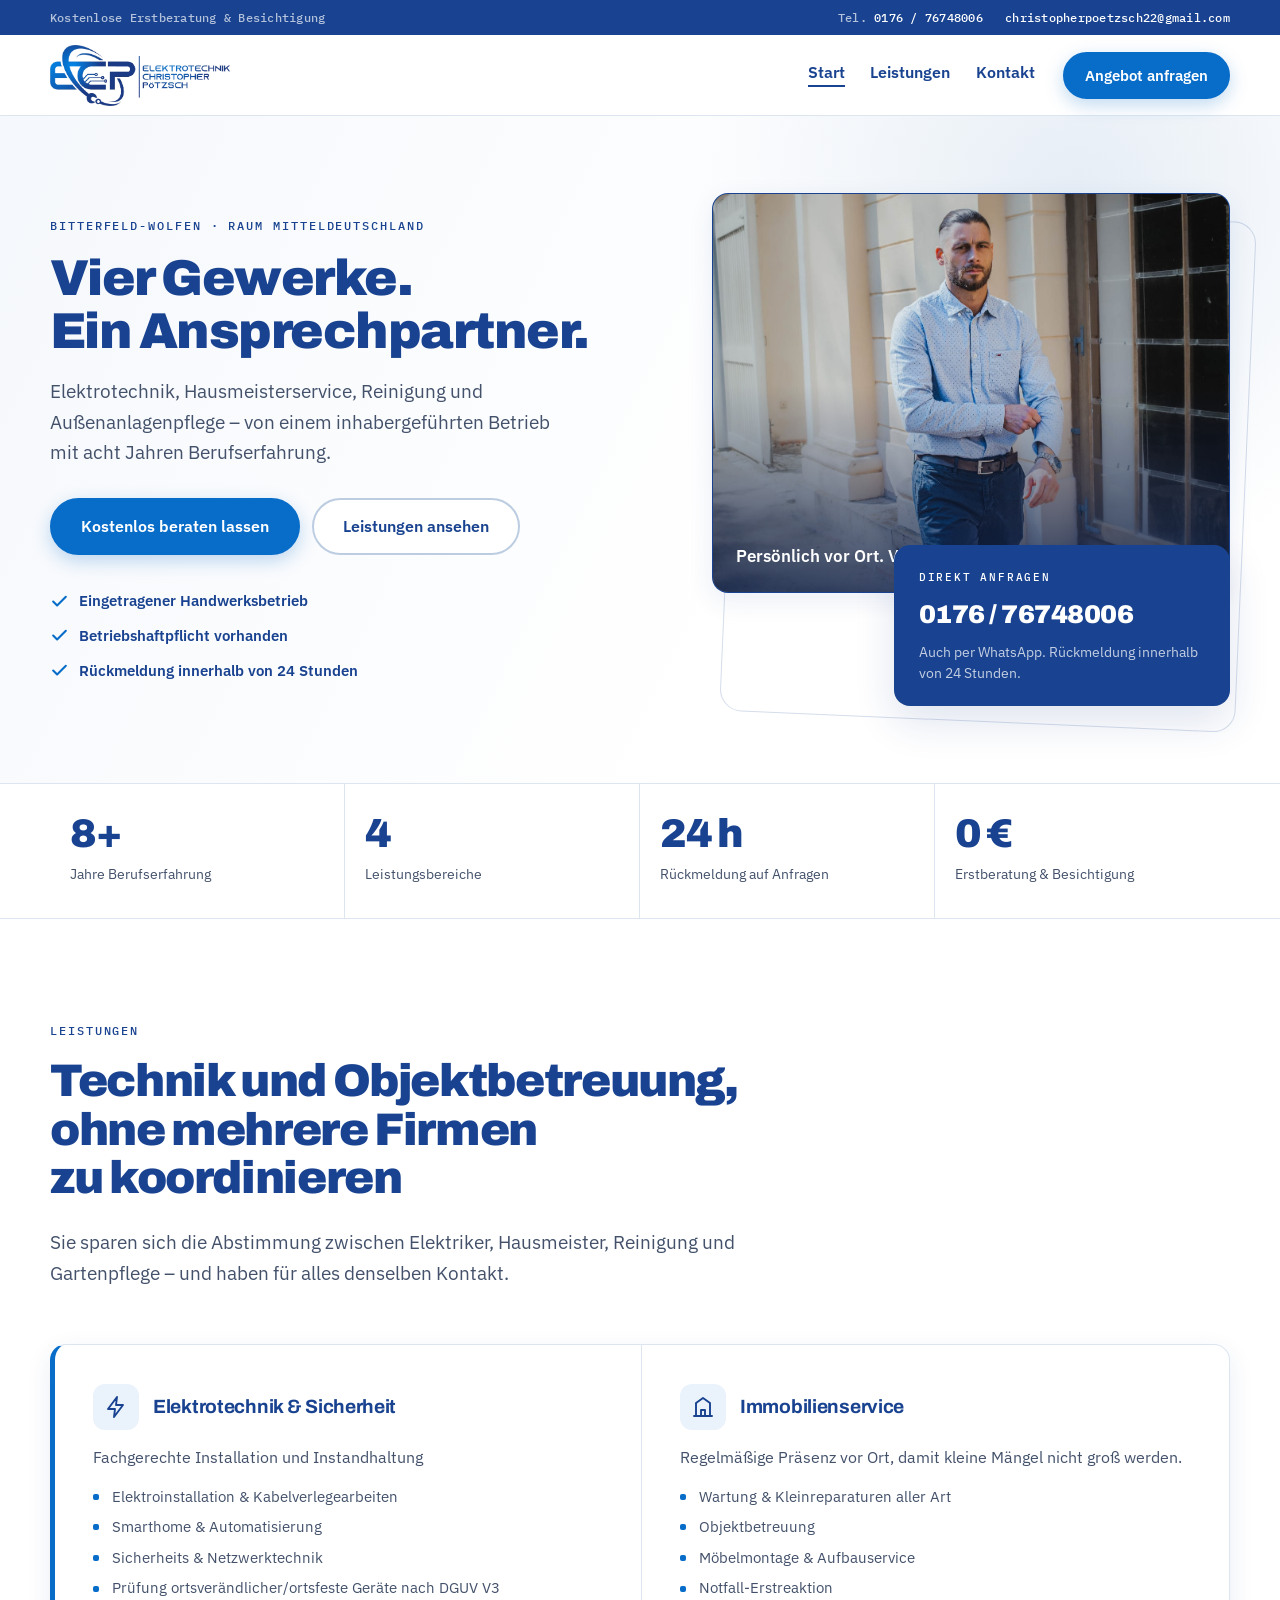
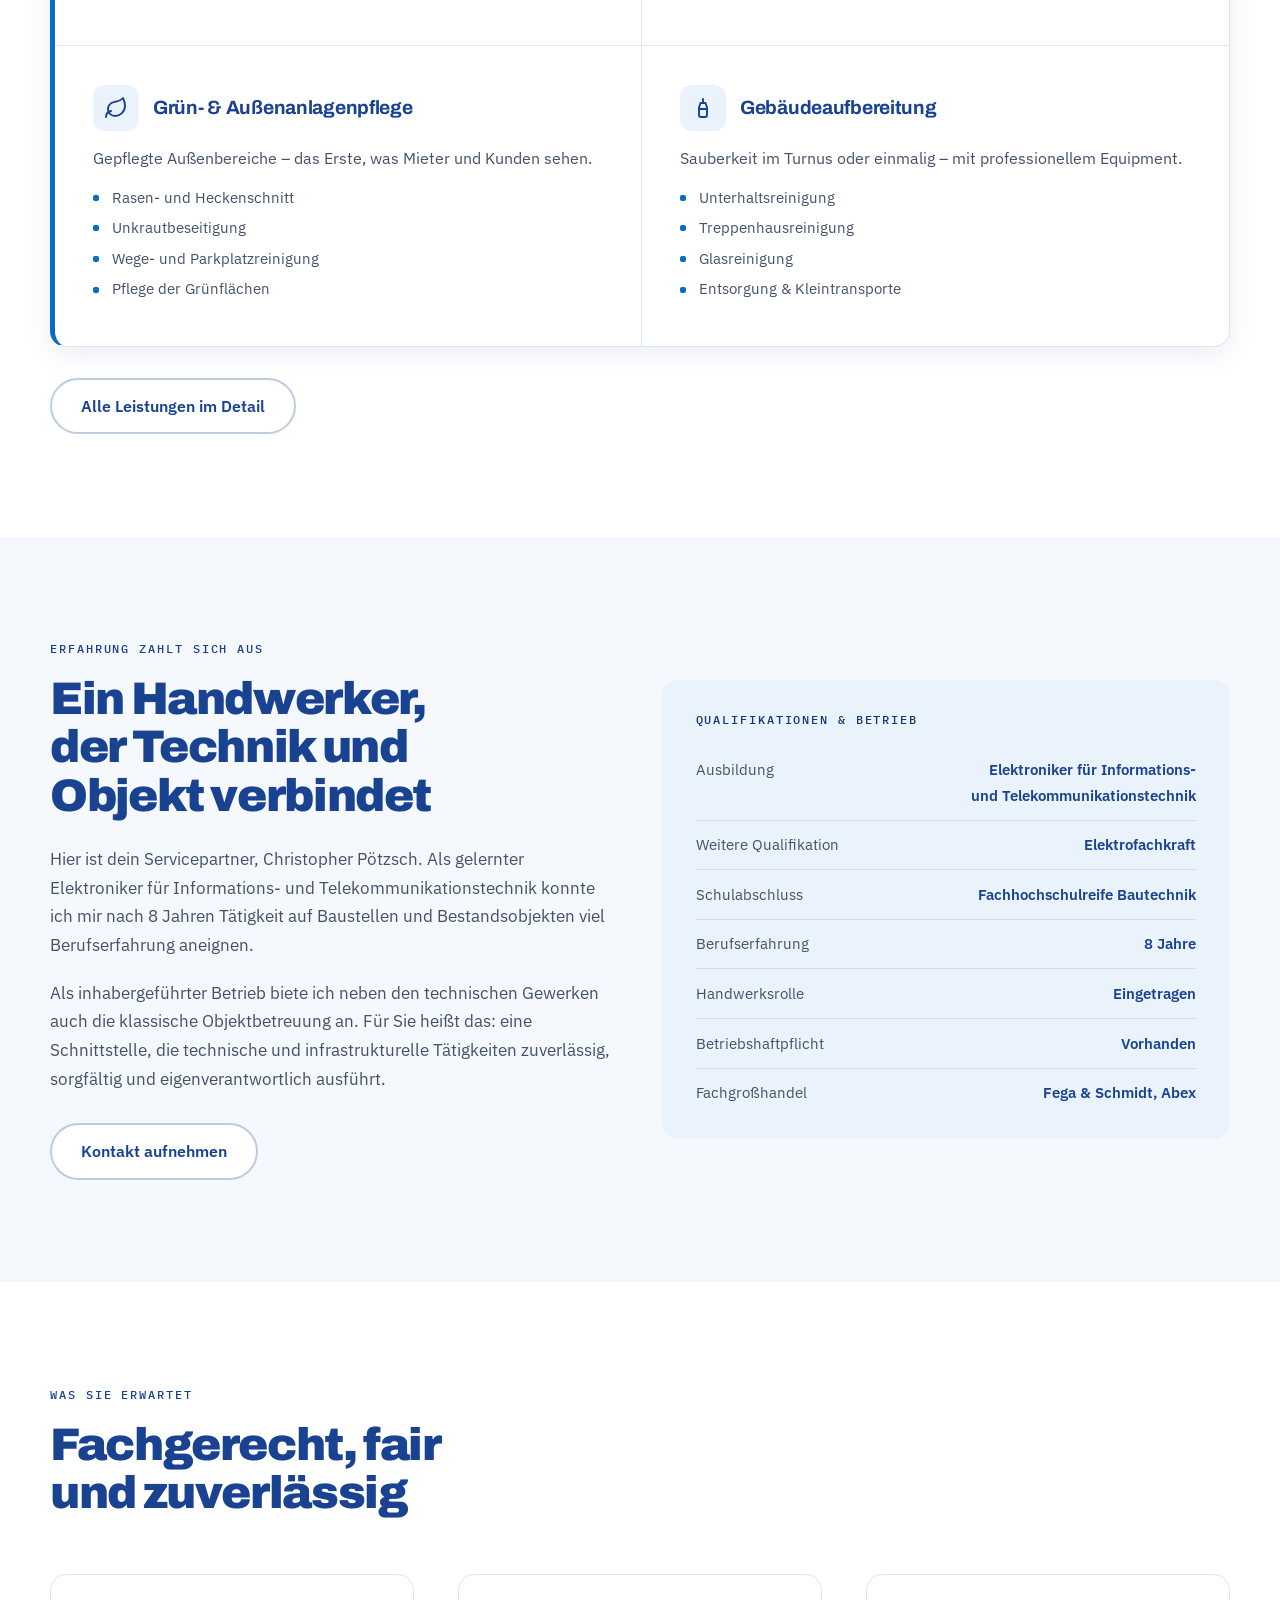
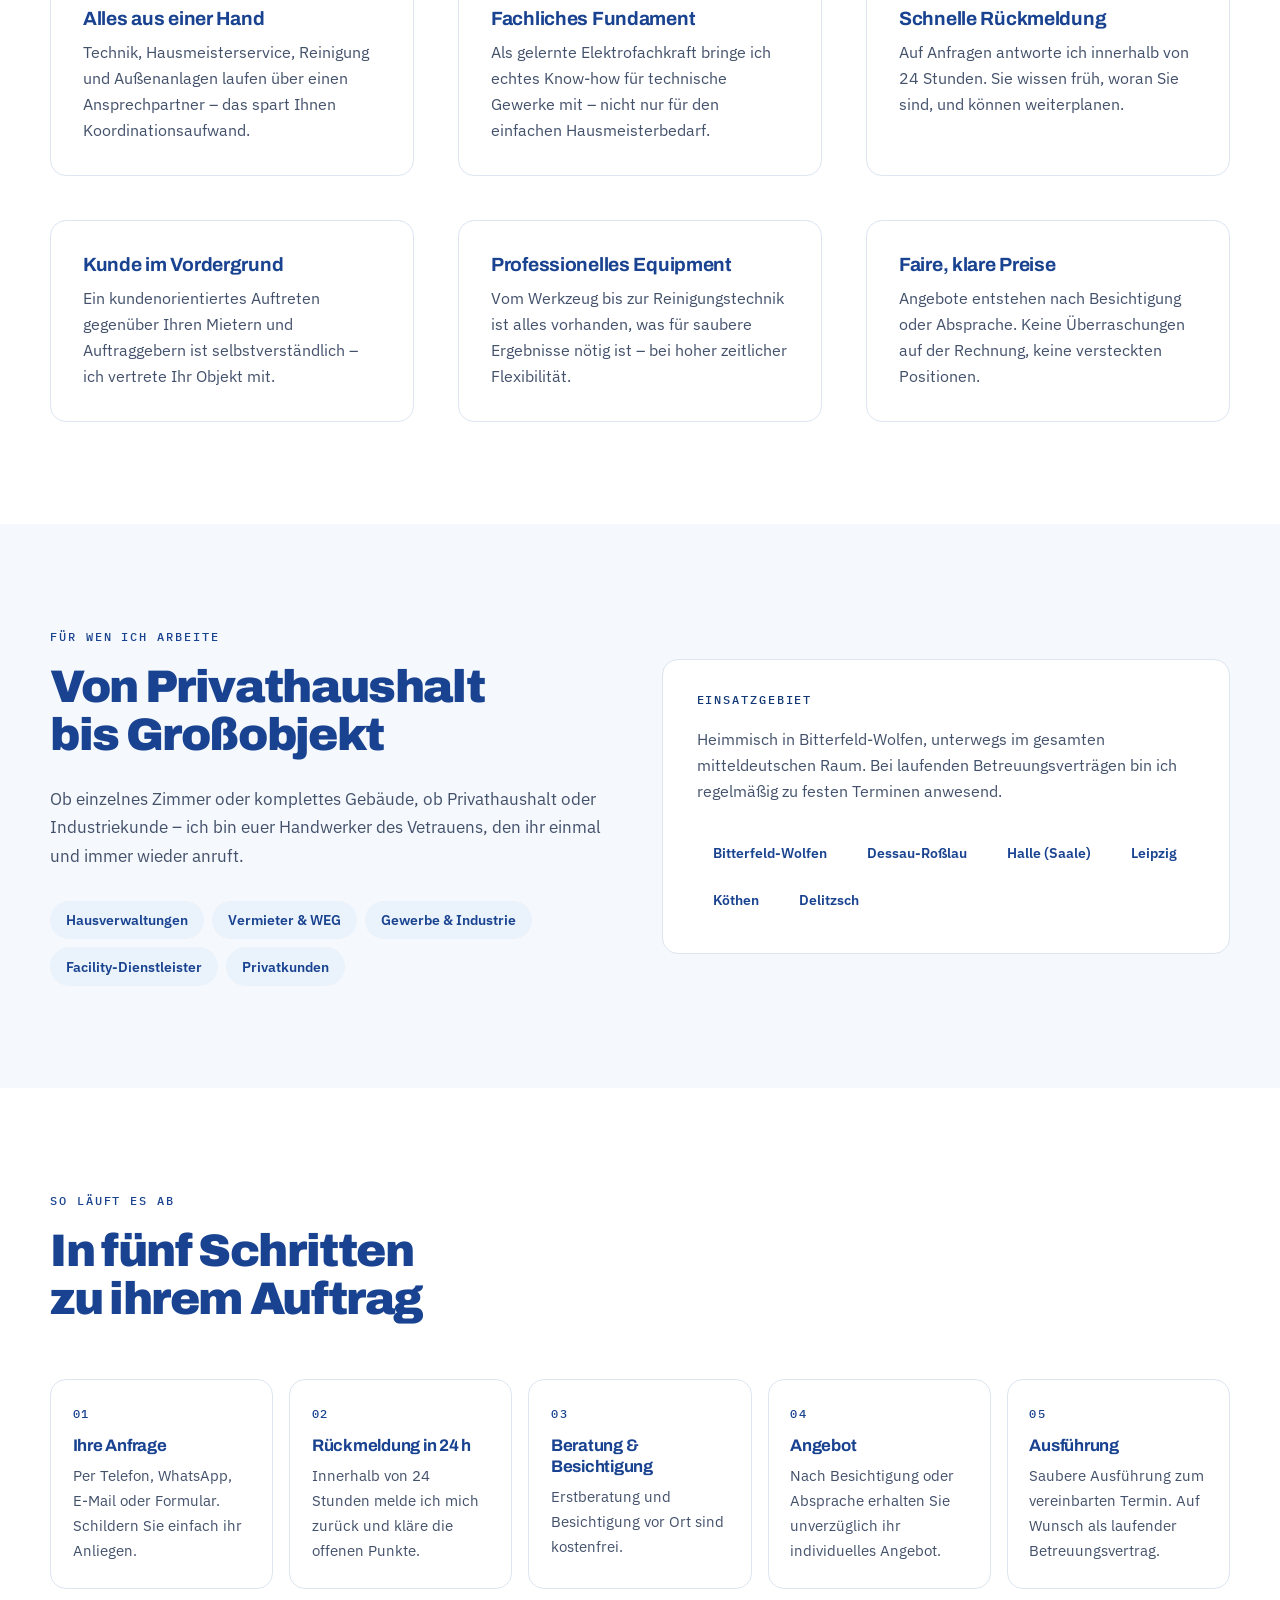
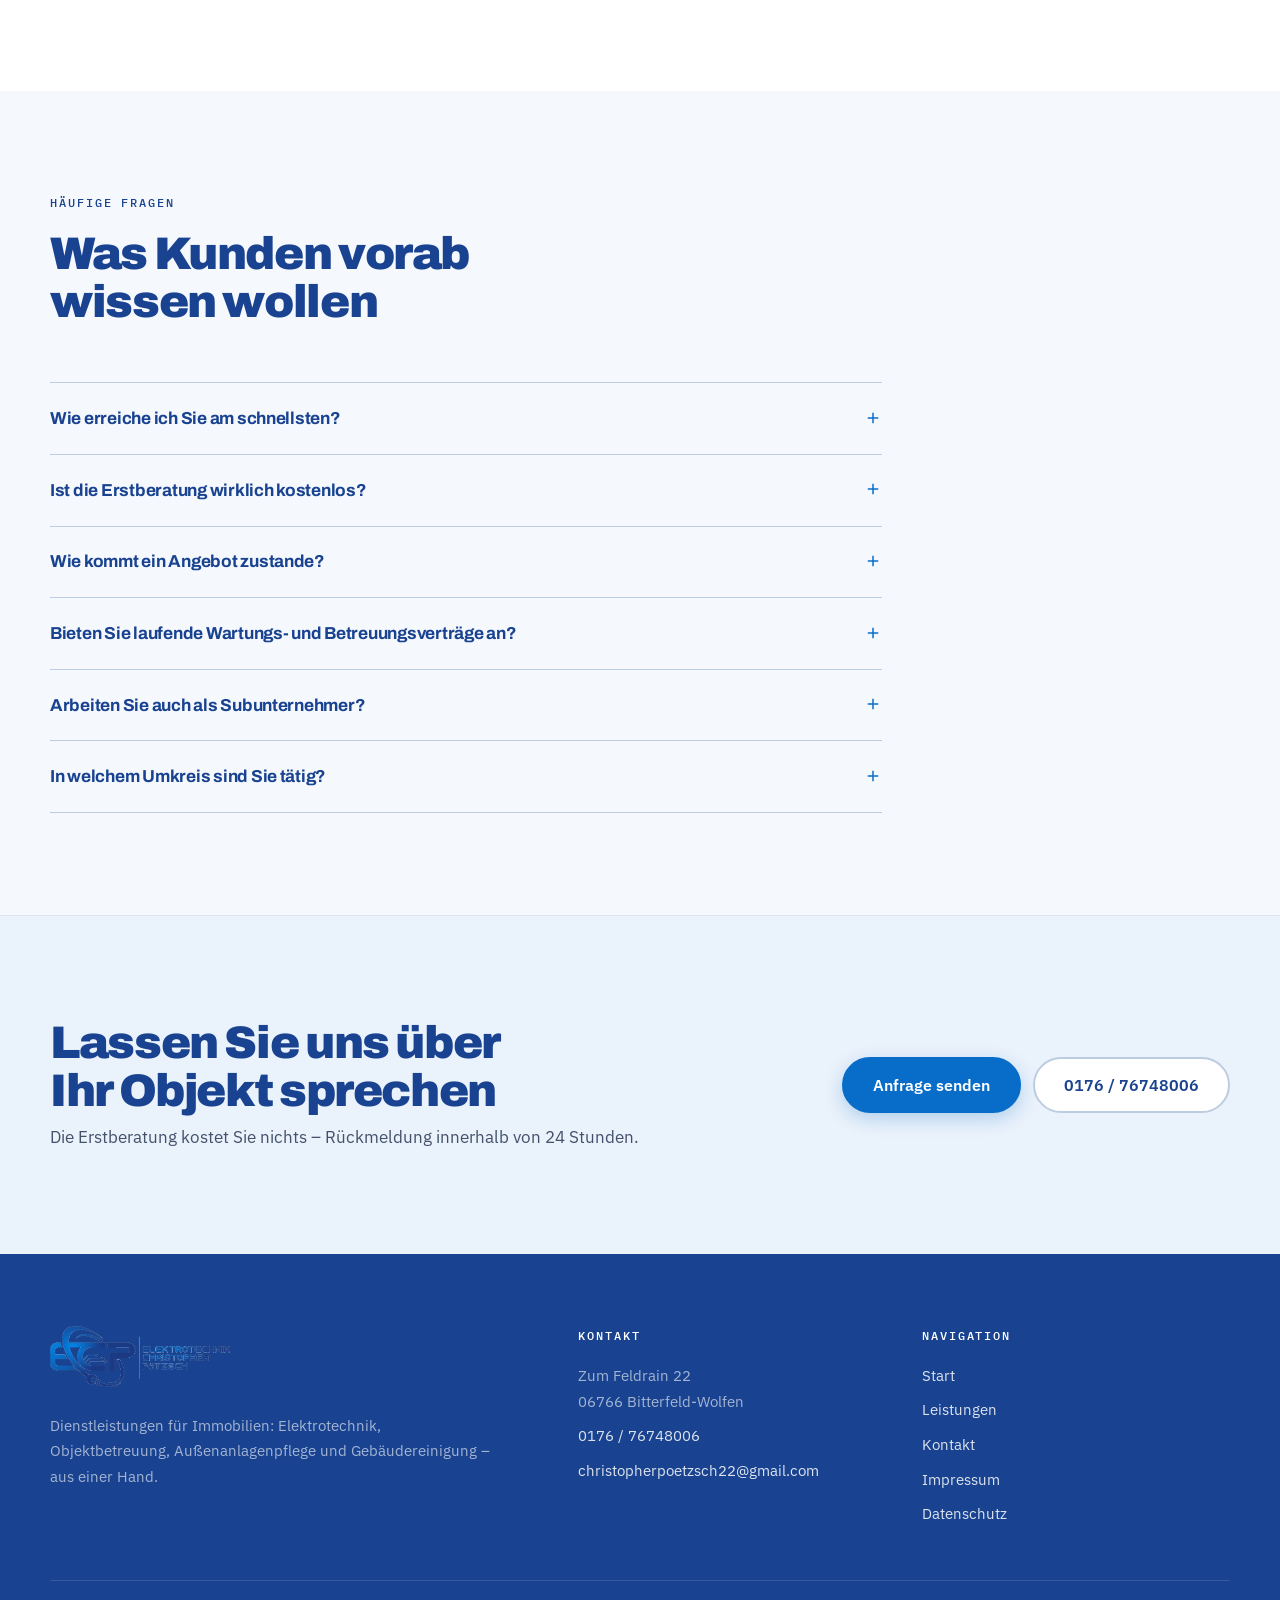
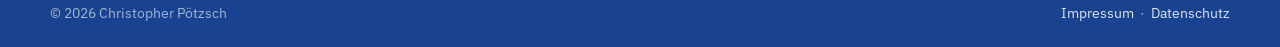
<file: index.html>
<!doctype html>
<html lang="de">
  <head>
    <meta charset="UTF-8" />
    <meta name="viewport" content="width=device-width, initial-scale=1" />
    <title>
      Christopher Pötzsch – Objektservice &amp; Gebäudetechnik |
      Bitterfeld-Wolfen
    </title>
    <meta
      name="description"
      content="Elektrotechnik, Hausmeisterservice, Gebäudereinigung und Außenanlagenpflege aus einer Hand. Inhabergeführt in Bitterfeld-Wolfen – zuverlässig, fair und sauber."
    />
    <meta name="robots" content="index, follow" />
    <link rel="canonical" href="https://www.example.de/" />
    <meta property="og:type" content="website" />
    <meta
      property="og:title"
      content="Christopher Pötzsch – Objektservice &amp; Gebäudetechnik"
    />
    <meta
      property="og:description"
      content="Elektrotechnik und Gebäudeservice aus einer Hand – für Hausverwaltungen, Gewerbe und Privatkunden im Raum Mitteldeutschland."
    />
    <meta property="og:locale" content="de_DE" />
    <meta name="theme-color" content="#194390" />
    <link rel="icon" href="assets/img/logo.svg" type="image/svg+xml" />
    <script>
      document.documentElement.classList.add("js");
    </script>
    <link rel="stylesheet" href="assets/css/style.css" />
  </head>
  <body>
    <a class="skip-link" href="#main">Zum Inhalt springen</a>

    <div class="topbar">
      <div class="wrap topbar__inner">
        <span class="topbar__note"
          >Kostenlose Erstberatung &amp; Besichtigung</span
        >
        <div class="topbar__contact">
          <span>Tel. <a href="tel:+4917676748006">0176 / 76748006</a></span>
          <span class="topbar__note"
            ><a href="mailto:christopherpoetzsch22@gmail.com"
              >christopherpoetzsch22@gmail.com</a
            ></span
          >
        </div>
      </div>
    </div>

    <header class="header">
      <div class="wrap header__inner">
        <a class="logo" href="index.html" aria-label="Elektrotechnik Christopher Pötzsch">
          <img
            class="logo__mark"
            src="assets/img/logo.svg"
            alt=""
            width="44"
            height="44"
          />
          <span class="logo__text">
            <span class="logo__name">Christopher Pötzsch</span>
            <span class="logo__sub">Objektservice &amp; Gebäudetechnik</span>
          </span>
        </a>

        <button
          class="nav-toggle"
          type="button"
          aria-expanded="false"
          aria-controls="hauptnavigation"
          aria-label="Menü öffnen"
        >
          <span></span><span></span><span></span>
        </button>

        <nav class="nav" id="hauptnavigation" aria-label="Hauptnavigation">
          <ul class="nav__list">
            <li><a href="index.html" aria-current="page">Start</a></li>
            <li><a href="leistungen.html">Leistungen</a></li>
            <li><a href="kontakt.html">Kontakt</a></li>
          </ul>
          <a class="btn btn--primary btn--sm" href="kontakt.html"
            >Angebot anfragen</a
          >
        </nav>
      </div>
    </header>

    <main id="main">
      <!-- ==================== Hero ==================== -->
      <section class="hero">
        <div class="wrap hero__grid">
          <div class="hero__text">
            <span class="eyebrow hero__step"
              >Bitterfeld-Wolfen · Raum Mitteldeutschland</span
            >
            <h1 class="hero__step">
              Vier Gewerke.<br /><em>Ein Ansprechpartner.</em>
            </h1>
            <p class="lead hero__step">
              Elektrotechnik, Hausmeisterservice, Reinigung und
              Außenanlagenpflege – von einem inhabergeführten Betrieb mit acht
              Jahren Berufserfahrung.
            </p>
            <div class="btn-row hero__step">
              <a class="btn btn--primary" href="kontakt.html"
                >Kostenlos beraten lassen</a
              >
              <a class="btn btn--outline" href="leistungen.html"
                >Leistungen ansehen</a
              >
            </div>
            <ul class="hero__badges hero__step">
              <li>
                <svg
                  viewBox="0 0 24 24"
                  fill="none"
                  stroke="currentColor"
                  stroke-width="2.6"
                  stroke-linecap="round"
                  stroke-linejoin="round"
                  aria-hidden="true"
                >
                  <path d="M20 6 9 17l-5-5" />
                </svg>
                Eingetragener Handwerksbetrieb
              </li>
              <li>
                <svg
                  viewBox="0 0 24 24"
                  fill="none"
                  stroke="currentColor"
                  stroke-width="2.6"
                  stroke-linecap="round"
                  stroke-linejoin="round"
                  aria-hidden="true"
                >
                  <path d="M20 6 9 17l-5-5" />
                </svg>
                Betriebshaftpflicht vorhanden
              </li>
              <li>
                <svg
                  viewBox="0 0 24 24"
                  fill="none"
                  stroke="currentColor"
                  stroke-width="2.6"
                  stroke-linecap="round"
                  stroke-linejoin="round"
                  aria-hidden="true"
                >
                  <path d="M20 6 9 17l-5-5" />
                </svg>
                Rückmeldung innerhalb von 24 Stunden
              </li>
            </ul>
          </div>

          <div class="hero__media">
            <div class="media-slot media-slot--hero">
              <img
                src="assets/img/WhatsApp Image 2026-08-26 at 16.12.20 (1).jpeg"
                alt="Christopher Pötzsch bei einem Vor-Ort-Termin"
                width="1297"
                height="1800"
                fetchpriority="high"
                decoding="async"
              />
              <span>Persönlich vor Ort. Verlässlich im Einsatz.</span>
            </div>
            <div class="hero__card">
              <span class="label">Direkt anfragen</span>
              <a class="tel" href="tel:+4917676748006">0176 / 76748006</a>
              <small
                >Auch per WhatsApp. Rückmeldung innerhalb von 24 Stunden.</small
              >
            </div>
          </div>
        </div>
      </section>

      <!-- ==================== Kennzahlen ==================== -->
      <section class="trust">
        <div class="wrap">
          <div class="trust__grid">
            <div class="trust__item">
              <span class="trust__value"><span data-count="8">8</span>+</span>
              <span class="trust__label">Jahre Berufserfahrung</span>
            </div>
            <div class="trust__item">
              <span class="trust__value"><span data-count="4">4</span></span>
              <span class="trust__label">Leistungsbereiche</span>
            </div>
            <div class="trust__item">
              <span class="trust__value"
                ><span data-count="24">24</span> h</span
              >
              <span class="trust__label">Rückmeldung auf Anfragen</span>
            </div>
            <div class="trust__item">
              <span class="trust__value">0 €</span>
              <span class="trust__label">Erstberatung &amp; Besichtigung</span>
            </div>
          </div>
        </div>
      </section>

      <!-- ==================== Gewerke-Block ==================== -->
      <section class="section" id="leistungen">
        <div class="wrap">
          <div class="section-head reveal">
            <span class="eyebrow">Leistungen</span>
            <h2>
              Technik und Objektbetreuung, ohne mehrere Firmen zu koordinieren
            </h2>
            <p class="lead">
              Sie sparen sich die Abstimmung zwischen Elektriker, Hausmeister,
              Reinigung und Gartenpflege – und haben für alles denselben
              Kontakt.
            </p>
          </div>

          <div class="gewerke reveal">
            <article class="gewerk">
              <div class="gewerk__head">
                <span class="gewerk__icon">
                  <svg
                    viewBox="0 0 24 24"
                    fill="none"
                    stroke="currentColor"
                    stroke-width="1.9"
                    stroke-linecap="round"
                    stroke-linejoin="round"
                    aria-hidden="true"
                  >
                    <path d="M13 2 4 14h7l-1 8 9-12h-7z" />
                  </svg>
                </span>
                <h3>Elektrotechnik &amp; Sicherheit</h3>
              </div>
              <p>Fachgerechte Installation und Instandhaltung</p>
              <ul>
                <li>Elektroinstallation &amp; Kabelverlegearbeiten</li>
                <li>Smarthome &amp; Automatisierung</li>
                <li>Sicherheits &amp; Netzwerktechnik</li>
                <li>Prüfung ortsverändlicher/ortsfeste Geräte nach DGUV V3</li>
              </ul>
            </article>

            <article class="gewerk">
              <div class="gewerk__head">
                <span class="gewerk__icon">
                  <svg
                    viewBox="0 0 24 24"
                    fill="none"
                    stroke="currentColor"
                    stroke-width="1.9"
                    stroke-linecap="round"
                    stroke-linejoin="round"
                    aria-hidden="true"
                  >
                    <path d="M3 21h18M5 21V8l7-5 7 5v13" />
                    <path d="M10 21v-6h4v6" />
                  </svg>
                </span>
                <h3>Immobilienservice</h3>
              </div>
              <p>
                Regelmäßige Präsenz vor Ort, damit kleine Mängel nicht groß
                werden.
              </p>
              <ul>
                <li>Wartung &amp; Kleinreparaturen aller Art</li>
                <li>Objektbetreuung</li>
                <li>Möbelmontage & Aufbauservice</li>
                <li>Notfall-Erstreaktion</li>
              </ul>
            </article>

            <article class="gewerk">
              <div class="gewerk__head">
                <span class="gewerk__icon">
                  <svg
                    viewBox="0 0 24 24"
                    fill="none"
                    stroke="currentColor"
                    stroke-width="1.9"
                    stroke-linecap="round"
                    stroke-linejoin="round"
                    aria-hidden="true"
                  >
                    <path
                      d="M11 20A7 7 0 0 1 9.8 6.1C15.5 5 17 4.48 19 2c1 2 2 4.18 2 8 0 5.5-4.78 10-10 10Z"
                    />
                    <path d="M2 21c0-3 1.85-5.36 5.08-6" />
                  </svg>
                </span>
                <h3>Grün- &amp; Außenanlagenpflege</h3>
              </div>
              <p>
                Gepflegte Außenbereiche – das Erste, was Mieter und Kunden
                sehen.
              </p>
              <ul>
                <li>Rasen- und Heckenschnitt</li>
                <li>Unkrautbeseitigung</li>
                <li>Wege- und Parkplatzreinigung</li>
                <li>Pflege der Grünflächen</li>
              </ul>
            </article>

            <article class="gewerk">
              <div class="gewerk__head">
                <span class="gewerk__icon">
                  <svg
                    viewBox="0 0 24 24"
                    fill="none"
                    stroke="currentColor"
                    stroke-width="1.9"
                    stroke-linecap="round"
                    stroke-linejoin="round"
                    aria-hidden="true"
                  >
                    <path
                      d="M12 3v4M9.5 7h5l1.5 4.5v8a1.5 1.5 0 0 1-1.5 1.5h-5A1.5 1.5 0 0 1 8 19.5v-8Z"
                    />
                    <path d="M8 13h8" />
                  </svg>
                </span>
                <h3>Gebäudeaufbereitung</h3>
              </div>
              <p>
                Sauberkeit im Turnus oder einmalig – mit professionellem
                Equipment.
              </p>
              <ul>
                <li>Unterhaltsreinigung</li>
                <li>Treppenhausreinigung</li>
                <li>Glasreinigung</li>
                <li>Entsorgung & Kleintransporte</li>
              </ul>
            </article>
          </div>

          <div class="btn-row mt-2">
            <a class="btn btn--outline" href="leistungen.html"
              >Alle Leistungen im Detail</a
            >
          </div>
        </div>
      </section>

      <!-- ==================== Über mich ==================== -->
      <section class="section section--wash">
        <div class="wrap split">
          <div class="reveal">
            <span class="eyebrow">Erfahrung zahlt sich aus</span>
            <h2>Ein Handwerker, der Technik und Objekt verbindet</h2>
            <p>
              Hier ist dein Servicepartner, Christopher Pötzsch. Als gelernter
              Elektroniker für Informations- und Telekommunikationstechnik
              konnte ich mir nach 8 Jahren Tätigkeit auf Baustellen und
              Bestandsobjekten viel Berufserfahrung aneignen.
            </p>
            <p>
              Als inhabergeführter Betrieb biete ich neben den technischen
              Gewerken auch die klassische Objektbetreuung an. Für Sie heißt
              das: eine Schnittstelle, die technische und infrastrukturelle
              Tätigkeiten zuverlässig, sorgfältig und eigenverantwortlich
              ausführt.
            </p>
            <div class="btn-row mt-2">
              <a class="btn btn--outline" href="kontakt.html"
                >Kontakt aufnehmen</a
              >
            </div>
          </div>

          <div class="factbox reveal">
            <h3>Qualifikationen &amp; Betrieb</h3>
            <div class="factbox__row">
              <span>Ausbildung</span
              ><strong
                >Elektroniker für Informations-<br />und
                Telekommunikationstechnik</strong
              >
            </div>
            <div class="factbox__row">
              <span>Weitere Qualifikation</span
              ><strong>Elektrofachkraft</strong>
            </div>
            <div class="factbox__row">
              <span>Schulabschluss</span
              ><strong>Fachhochschulreife Bautechnik</strong>
            </div>
            <div class="factbox__row">
              <span>Berufserfahrung</span><strong>8 Jahre</strong>
            </div>
            <div class="factbox__row">
              <span>Handwerksrolle</span><strong>Eingetragen</strong>
            </div>
            <div class="factbox__row">
              <span>Betriebshaftpflicht</span><strong>Vorhanden</strong>
            </div>
            <div class="factbox__row">
              <span>Fachgroßhandel</span
              ><strong>Fega &amp; Schmidt, Abex</strong>
            </div>
          </div>
        </div>
      </section>

      <!-- ==================== Warum ==================== -->
      <section class="section">
        <div class="wrap">
          <div class="section-head reveal">
            <span class="eyebrow">Was Sie erwartet</span>
            <h2>Fachgerecht, fair und zuverlässig</h2>
          </div>

          <div class="grid grid--3">
            <div class="card reveal">
              <h3>Alles aus einer Hand</h3>
              <p>
                Technik, Hausmeisterservice, Reinigung und Außenanlagen laufen
                über einen Ansprechpartner – das spart Ihnen
                Koordinationsaufwand.
              </p>
            </div>
            <div class="card reveal">
              <h3>Fachliches Fundament</h3>
              <p>
                Als gelernte Elektrofachkraft bringe ich echtes Know-how für
                technische Gewerke mit – nicht nur für den einfachen
                Hausmeisterbedarf.
              </p>
            </div>
            <div class="card reveal">
              <h3>Schnelle Rückmeldung</h3>
              <p>
                Auf Anfragen antworte ich innerhalb von 24 Stunden. Sie wissen
                früh, woran Sie sind, und können weiterplanen.
              </p>
            </div>
            <div class="card reveal">
              <h3>Kunde im Vordergrund</h3>
              <p>
                Ein kundenorientiertes Auftreten gegenüber Ihren Mietern und
                Auftraggebern ist selbstverständlich – ich vertrete Ihr Objekt
                mit.
              </p>
            </div>
            <div class="card reveal">
              <h3>Professionelles Equipment</h3>
              <p>
                Vom Werkzeug bis zur Reinigungstechnik ist alles vorhanden, was
                für saubere Ergebnisse nötig ist – bei hoher zeitlicher
                Flexibilität.
              </p>
            </div>
            <div class="card reveal">
              <h3>Faire, klare Preise</h3>
              <p>
                Angebote entstehen nach Besichtigung oder Absprache. Keine
                Überraschungen auf der Rechnung, keine versteckten Positionen.
              </p>
            </div>
          </div>
        </div>
      </section>

      <!-- ==================== Zielgruppen ==================== -->
      <section class="section section--wash">
        <div class="wrap split">
          <div class="reveal">
            <span class="eyebrow">Für wen ich arbeite</span>
            <h2>Von Privathaushalt bis Großobjekt</h2>
            <p>
              Ob einzelnes Zimmer oder komplettes Gebäude, ob Privathaushalt
              oder Industriekunde – ich bin euer Handwerker des Vetrauens, den
              ihr einmal und immer wieder anruft.
            </p>
            <ul class="pill-list mt-2">
              <li>Hausverwaltungen</li>
              <li>Vermieter &amp; WEG</li>
              <li>Gewerbe &amp; Industrie</li>
              <li>Facility-Dienstleister</li>
              <li>Privatkunden</li>
            </ul>
          </div>

          <div class="factbox factbox--plain reveal">
            <h3>Einsatzgebiet</h3>
            <p style="font-size: 0.97rem">
              Heimmisch in Bitterfeld-Wolfen, unterwegs im gesamten
              mitteldeutschen Raum. Bei laufenden Betreuungsverträgen bin ich
              regelmäßig zu festen Terminen anwesend.
            </p>
            <ul class="pill-list mt-2">
              <li>Bitterfeld-Wolfen</li>
              <li>Dessau-Roßlau</li>
              <li>Halle (Saale)</li>
              <li>Leipzig</li>
              <li>Köthen</li>
              <li>Delitzsch</li>
            </ul>
          </div>
        </div>
      </section>

      <!-- ==================== Ablauf ==================== -->
      <section class="section" id="ablauf">
        <div class="wrap">
          <div class="section-head reveal">
            <span class="eyebrow">So läuft es ab</span>
            <h2>In fünf Schritten zu ihrem Auftrag</h2>
          </div>

          <div class="steps reveal">
            <article class="step">
              <span class="step__num">01</span>
              <h3>Ihre Anfrage</h3>
              <p>
                Per Telefon, WhatsApp, <br />E-Mail oder Formular. Schildern Sie
                einfach ihr Anliegen.
              </p>
            </article>
            <article class="step">
              <span class="step__num">02</span>
              <h3>Rückmeldung in 24 h</h3>
              <p>
                Innerhalb von 24 Stunden melde ich mich zurück und kläre die
                offenen Punkte.
              </p>
            </article>
            <article class="step">
              <span class="step__num">03</span>
              <h3>Beratung &amp; Besichtigung</h3>
              <p>Erstberatung und Besichtigung vor Ort sind kostenfrei.</p>
            </article>
            <article class="step">
              <span class="step__num">04</span>
              <h3>Angebot</h3>
              <p>
                Nach Besichtigung oder Absprache erhalten Sie unverzüglich ihr
                individuelles Angebot.
              </p>
            </article>
            <article class="step">
              <span class="step__num">05</span>
              <h3>Ausführung</h3>
              <p>
                Saubere Ausführung zum vereinbarten Termin. Auf Wunsch als
                laufender Betreuungsvertrag.
              </p>
            </article>
          </div>
        </div>
      </section>

      <!-- ==================== FAQ ==================== -->
      <section class="section section--wash">
        <div class="wrap">
          <div class="section-head reveal">
            <span class="eyebrow">Häufige Fragen</span>
            <h2>Was Kunden vorab wissen wollen</h2>
          </div>

          <div class="faq reveal">
            <details class="faq__item">
              <summary>Wie erreiche ich Sie am schnellsten?</summary>
              <div class="faq__answer">
                Am schnellsten telefonisch unter 0176 / 76748006 oder per
                WhatsApp Business. Alternativ per E-Mail oder über das
                Kontaktformular. Auf jede Anfrage melde ich mich innerhalb von
                24 Stunden zurück.
              </div>
            </details>
            <details class="faq__item">
              <summary>Ist die Erstberatung wirklich kostenlos?</summary>
              <div class="faq__answer">
                Ja. Erstberatung und Besichtigung vor Ort berechne ich nicht.
                Erst wenn Sie mein Angebot annehmen, entstehen Kosten.
              </div>
            </details>
            <details class="faq__item">
              <summary>Wie kommt ein Angebot zustande?</summary>
              <div class="faq__answer">
                In der Regel nach der Besichtigung vor Ort, weil ich Aufwand und
                Material erst dann seriös einschätzen kann. Bei klar umrissenen
                Arbeiten geht es auch nach Absprache – ohne Termin.
              </div>
            </details>
            <details class="faq__item">
              <summary>
                Bieten Sie laufende Wartungs- und Betreuungsverträge an?
              </summary>
              <div class="faq__answer">
                Ja. Für Hausverwaltungen, Gewerbeobjekte und Vermieter übernehme
                ich die regelmäßige Betreuung zu festen Turnussen – von der
                Objektkontrolle über die Unterhaltsreinigung bis zur
                Außenanlagenpflege.
              </div>
            </details>
            <details class="faq__item">
              <summary>Arbeiten Sie auch als Subunternehmer?</summary>
              <div class="faq__answer">
                Ja. Ich unterstütze Facility-Dienstleister und größere Betriebe
                als Nachunternehmer – für einzelne Gewerke oder die komplette
                Betreuung eines Objekts. Handwerksrollen-Eintragung und
                Betriebshaftpflicht liegen vor.
              </div>
            </details>
            <details class="faq__item">
              <summary>In welchem Umkreis sind Sie tätig?</summary>
              <div class="faq__answer">
                Schwerpunkt ist Bitterfeld-Wolfen mit dem umliegenden Raum
                Mitteldeutschland, unter anderem Dessau-Roßlau, Halle (Saale),
                Leipzig, Köthen und Delitzsch. Bei größeren Aufträgen bin ich
                auch darüber hinaus flexibel.
              </div>
            </details>
          </div>
        </div>
      </section>

      <!-- ==================== Abschluss ==================== -->
      <section class="section cta">
        <div class="wrap cta__inner">
          <div>
            <h2>Lassen Sie uns über Ihr Objekt sprechen</h2>
            <p>
              Die Erstberatung kostet Sie nichts – Rückmeldung innerhalb von 24
              Stunden.
            </p>
          </div>
          <div class="btn-row">
            <a class="btn btn--primary" href="kontakt.html">Anfrage senden</a>
            <a class="btn btn--outline" href="tel:+4917676748006"
              >0176 / 76748006</a
            >
          </div>
        </div>
      </section>
    </main>

    <footer class="footer">
      <div class="wrap footer__grid">
        <div>
          <a class="logo" href="index.html" aria-label="Elektrotechnik Christopher Pötzsch">
            <img
              class="logo__mark"
              src="assets/img/logo.svg"
              alt=""
              width="44"
              height="44"
            />
            <span class="logo__text">
              <span class="logo__name">Christopher Pötzsch</span>
              <span class="logo__sub">Objektservice &amp; Gebäudetechnik</span>
            </span>
          </a>
          <p style="margin-top: 1.1rem; max-width: 28rem">
            Dienstleistungen für Immobilien: Elektrotechnik, Objektbetreuung,
            Außenanlagenpflege und Gebäudereinigung – aus einer Hand.
          </p>
        </div>

        <div>
          <h4>Kontakt</h4>
          <ul>
            <li>Zum Feldrain 22<br />06766 Bitterfeld-Wolfen</li>
            <li><a href="tel:+4917676748006">0176 / 76748006</a></li>
            <li>
              <a href="mailto:christopherpoetzsch22@gmail.com"
                >christopherpoetzsch22@gmail.com</a
              >
            </li>
          </ul>
        </div>

        <div>
          <h4>Navigation</h4>
          <ul>
            <li><a href="index.html">Start</a></li>
            <li><a href="leistungen.html">Leistungen</a></li>
            <li><a href="kontakt.html">Kontakt</a></li>
            <li><a href="impressum.html">Impressum</a></li>
            <li><a href="datenschutz.html">Datenschutz</a></li>
          </ul>
        </div>
      </div>

      <div class="wrap footer__bar">
        <span>&copy; <span data-year>2026</span> Christopher Pötzsch</span>
        <span
          ><a href="impressum.html">Impressum</a> &nbsp;·&nbsp;
          <a href="datenschutz.html">Datenschutz</a></span
        >
      </div>
    </footer>

    <div class="mobile-bar">
      <a
        class="mobile-bar__btn mobile-bar__btn--call"
        href="tel:+4917676748006"
      >
        <svg
          viewBox="0 0 24 24"
          fill="none"
          stroke="currentColor"
          stroke-width="2"
          stroke-linecap="round"
          stroke-linejoin="round"
          aria-hidden="true"
        >
          <path
            d="M22 16.9v3a2 2 0 0 1-2.2 2 19.8 19.8 0 0 1-8.6-3.1 19.5 19.5 0 0 1-6-6A19.8 19.8 0 0 1 2.1 4.2 2 2 0 0 1 4.1 2h3a2 2 0 0 1 2 1.7c.1 1 .4 1.9.7 2.8a2 2 0 0 1-.5 2.1L8.1 9.9a16 16 0 0 0 6 6l1.3-1.2a2 2 0 0 1 2.1-.5c.9.3 1.8.6 2.8.7a2 2 0 0 1 1.7 2Z"
          />
        </svg>
        Anrufen
      </a>
      <a class="mobile-bar__btn" href="https://wa.me/4917676748006">
        <svg
          viewBox="0 0 24 24"
          fill="none"
          stroke="currentColor"
          stroke-width="2"
          stroke-linecap="round"
          stroke-linejoin="round"
          aria-hidden="true"
        >
          <path
            d="M21 11.5a8.4 8.4 0 0 1-8.5 8.4 8.5 8.5 0 0 1-4-1L3 20l1.2-5.3a8.4 8.4 0 0 1-1.1-4.2A8.4 8.4 0 0 1 11.6 3 8.4 8.4 0 0 1 21 11.5Z"
          />
        </svg>
        WhatsApp
      </a>
    </div>

    <script src="assets/js/main.js" defer></script>
  </body>
</html>
</file>
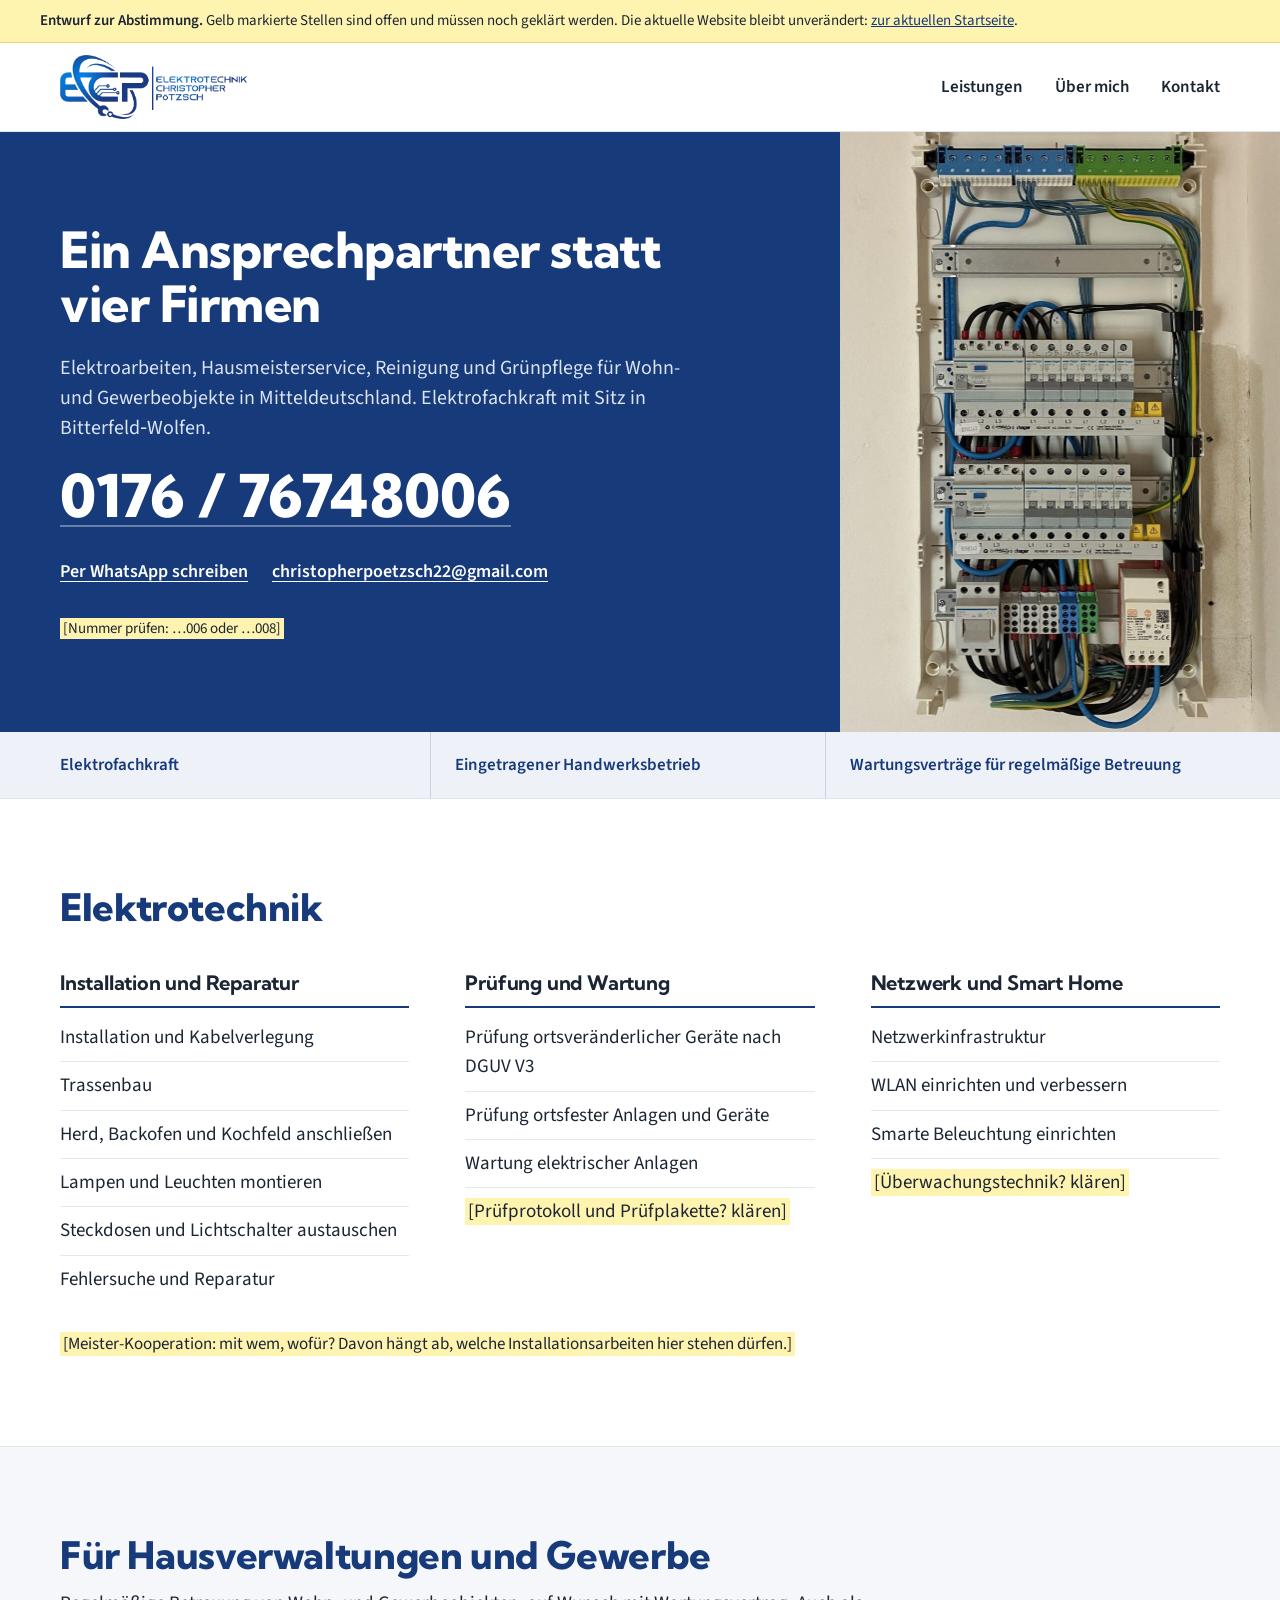
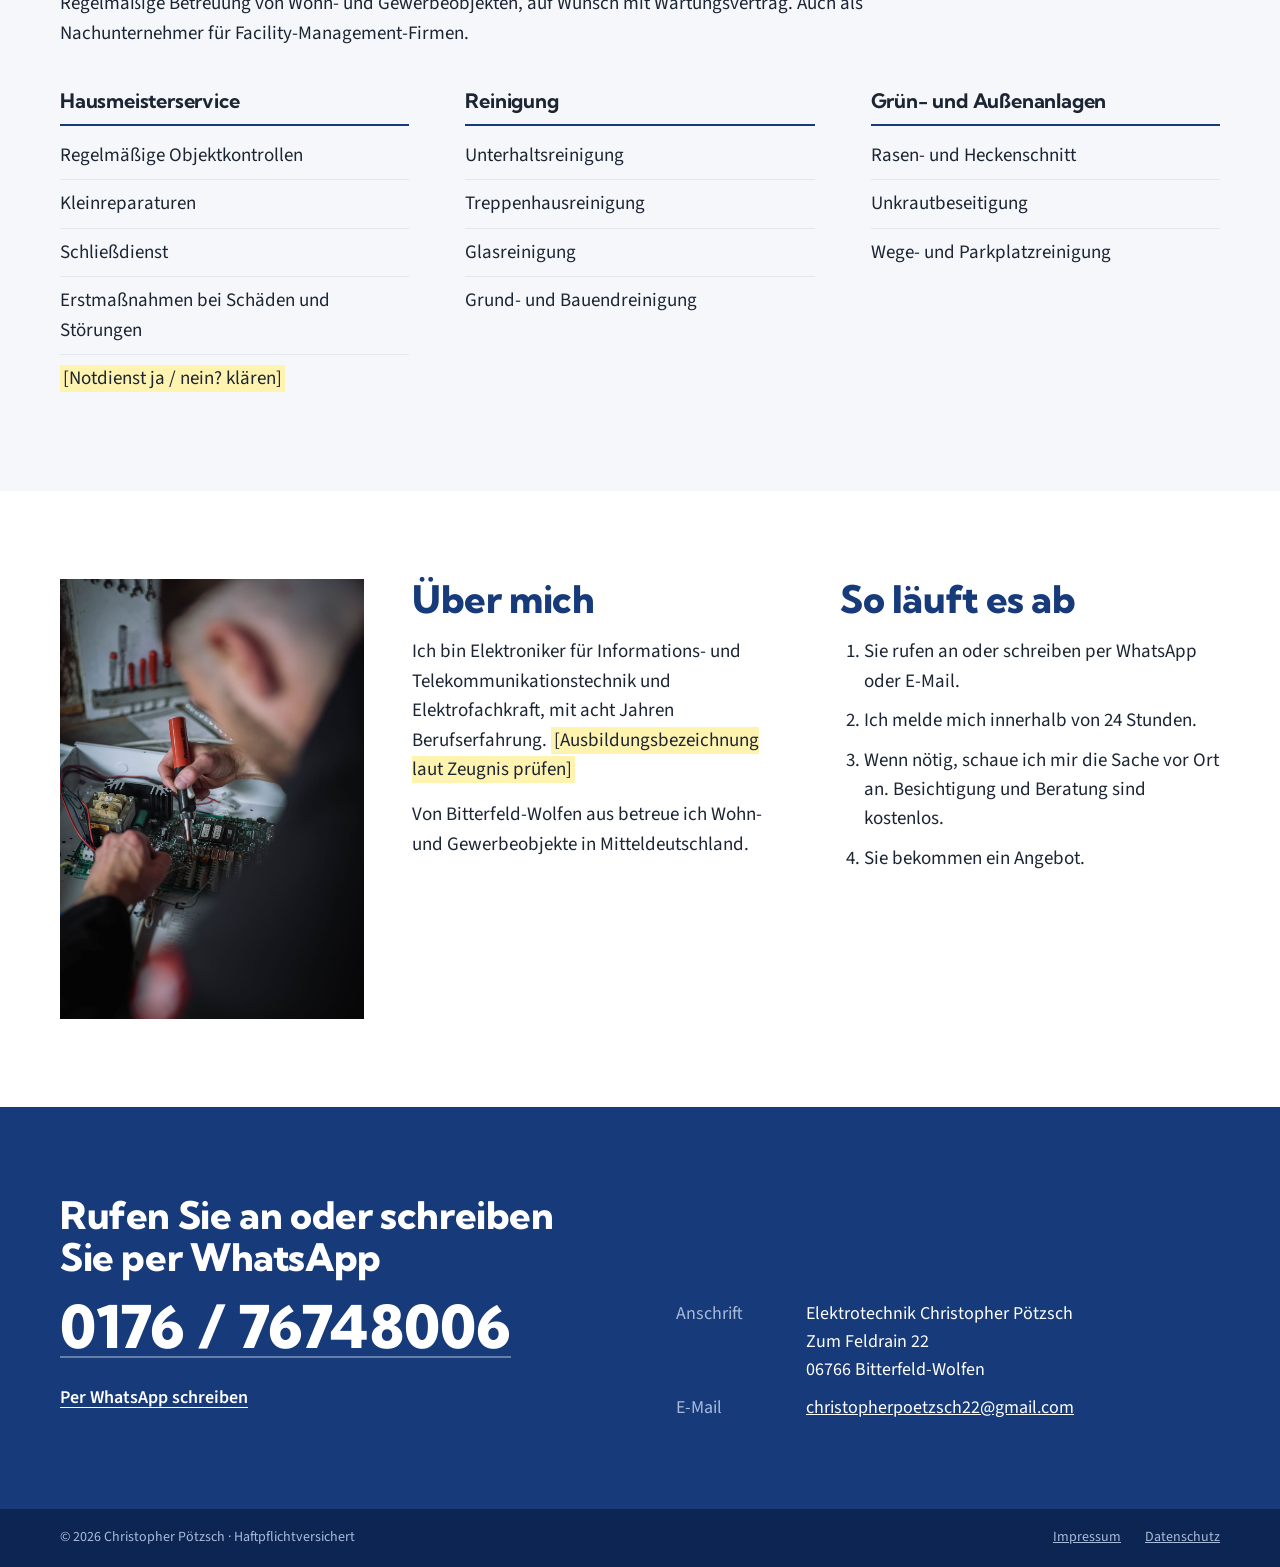
<file: vorschlag/index.html>
<!doctype html>
<html lang="de">
<head>
<meta charset="utf-8">
<meta name="viewport" content="width=device-width, initial-scale=1">
<meta name="robots" content="noindex, nofollow">
<title>Entwurf – Elektrotechnik Christopher Pötzsch</title>
<link rel="icon" href="../assets/img/logo.svg" type="image/svg+xml">
<link rel="preload" href="../assets/fonts/kumbh-sans-latin.woff2" as="font" type="font/woff2" crossorigin>
<link rel="preload" href="../assets/fonts/source-sans-3-latin.woff2" as="font" type="font/woff2" crossorigin>
<style>
@font-face{font-family:'Kumbh Sans';font-style:normal;font-weight:600 800;font-display:swap;src:url(../assets/fonts/kumbh-sans-latin-ext.woff2) format('woff2');unicode-range:U+0100-02BA,U+02BD-02C5,U+02C7-02CC,U+02CE-02D7,U+02DD-02FF,U+0304,U+0308,U+0329,U+1D00-1DBF,U+1E00-1E9F,U+1EF2-1EFF,U+2020,U+20A0-20AB,U+20AD-20C4,U+2113,U+2C60-2C7F,U+A720-A7FF}
@font-face{font-family:'Kumbh Sans';font-style:normal;font-weight:600 800;font-display:swap;src:url(../assets/fonts/kumbh-sans-latin.woff2) format('woff2');unicode-range:U+0000-00FF,U+0131,U+0152-0153,U+02BB-02BC,U+02C6,U+02DA,U+02DC,U+0304,U+0308,U+0329,U+2000-206F,U+20AC,U+2122,U+2191,U+2193,U+2212,U+2215,U+FEFF,U+FFFD}
@font-face{font-family:'Source Sans 3';font-style:normal;font-weight:400 600;font-display:swap;src:url(../assets/fonts/source-sans-3-latin-ext.woff2) format('woff2');unicode-range:U+0100-02BA,U+02BD-02C5,U+02C7-02CC,U+02CE-02D7,U+02DD-02FF,U+0304,U+0308,U+0329,U+1D00-1DBF,U+1E00-1E9F,U+1EF2-1EFF,U+2020,U+20A0-20AB,U+20AD-20C4,U+2113,U+2C60-2C7F,U+A720-A7FF}
@font-face{font-family:'Source Sans 3';font-style:normal;font-weight:400 600;font-display:swap;src:url(../assets/fonts/source-sans-3-latin.woff2) format('woff2');unicode-range:U+0000-00FF,U+0131,U+0152-0153,U+02BB-02BC,U+02C6,U+02DA,U+02DC,U+0304,U+0308,U+0329,U+2000-206F,U+20AC,U+2122,U+2191,U+2193,U+2212,U+2215,U+FEFF,U+FFFD}
.draft{background:#fff3b0;color:#1c2533;font:15px/1.45 'Source Sans 3',system-ui,sans-serif;border-bottom:1px solid #e6d77a}
.draft p{max-width:1240px;margin:0 auto;padding:10px clamp(16px,4vw,40px)}
.draft a{color:#163a7a}
body{margin:0;background:#ffffff}
.fl{--blue:#163a7a;--blue-d:#0d2552;--ink:#1c2533;--muted:#4a5568;--line:#dfe4ec;--soft:#f5f7fa;--tint:#eef2f8;--on:#dbe4f3;--on-m:#a9bbdb;--g:clamp(16px,4vw,40px);
  background:#fff;color:var(--ink);font-family:'Source Sans 3',system-ui,sans-serif;font-size:19px;line-height:1.55;overflow-wrap:break-word}
.fl *{box-sizing:border-box}
.fl a{color:var(--blue)}
.fl .wrap{max-width:1240px;margin:0 auto;padding-left:var(--g);padding-right:var(--g)}
.fl h1,.fl h2,.fl h3{font-family:'Kumbh Sans',sans-serif;margin:0;letter-spacing:-0.01em}
.fl h2{font-weight:800;font-size:clamp(28px,5.6vw,38px);line-height:1.12;color:var(--blue);hyphens:auto}
.fl h3{font-weight:700;font-size:20px;line-height:1.3}
.fl .todo{background:#fff3b0;color:var(--ink);padding:0 3px}

/* Kopf */
.fl .hdr{border-bottom:1px solid var(--line)}
.fl .hdr .wrap{display:flex;align-items:center;justify-content:space-between;gap:16px;min-height:88px}
.fl .logo{display:block;line-height:0}
.fl .logo img{height:64px;width:auto}
.fl .nav{display:flex;gap:32px;font-size:17px;font-weight:600}
.fl .nav a{color:var(--ink);text-decoration:none;padding:12px 0}
.fl .nav a:hover{color:var(--blue);text-decoration:underline}
.fl .hdr-tel{display:none;align-items:center;min-height:44px;padding:0 14px;background:var(--blue);color:#fff;text-decoration:none;font-family:'Kumbh Sans',sans-serif;font-weight:700;font-size:16px;white-space:nowrap}

/* Einstieg */
.fl .hero{background:var(--blue);color:#fff;display:grid;grid-template-columns:minmax(0,1fr) auto;height:600px}
.fl .hero-text{padding:64px 48px 64px max(var(--g),calc((100vw - 1240px) / 2 + var(--g)));display:flex;flex-direction:column;justify-content:center;gap:22px}
.fl .hero h1{font-weight:800;font-size:clamp(32px,4vw,50px);line-height:1.08;max-width:14em}
.fl .hero p{margin:0;color:var(--on);font-size:20px;line-height:1.5;max-width:31em}
.fl .tel-big{font-family:'Kumbh Sans',sans-serif;font-weight:800;font-size:clamp(36px,4.6vw,60px);line-height:1.05;color:#fff;text-decoration:underline;text-decoration-thickness:2px;text-underline-offset:8px;text-decoration-color:rgba(255,255,255,.35);white-space:nowrap}
.fl .tel-big:hover{text-decoration-color:#fff}
.fl .reach{display:flex;flex-wrap:wrap;gap:0 24px;font-size:18px}
.fl .reach a{color:#fff;font-weight:600;text-underline-offset:4px;padding:10px 0}
.fl .hero-img{display:block;height:600px;width:auto;max-width:44vw;object-fit:cover}

/* Leiste */
.fl .facts{background:var(--tint);border-bottom:1px solid var(--line)}
.fl .facts ul{margin:0 auto;list-style:none;display:flex;font-size:17px;font-weight:600;color:var(--blue)}
.fl .facts li{flex:1 1 0;padding:20px 24px;border-left:1px solid #c9d3e3}
.fl .facts li:first-child{padding-left:0;border-left:0}

/* Abschnitte */
.fl .sec{padding-top:88px;padding-bottom:88px}
.fl .band{background:var(--soft);border-top:1px solid var(--line)}
.fl .head{display:flex;flex-direction:column;gap:12px;max-width:46em;margin-bottom:40px}
.fl .head p{margin:0}
.fl .cols{display:grid;grid-template-columns:repeat(3,minmax(0,1fr));gap:40px 56px}
.fl .cols h3{padding-bottom:10px;border-bottom:2px solid var(--blue);margin-bottom:6px}
.fl .list{margin:0;padding:0;list-style:none}
.fl .list li{padding:9px 0;border-bottom:1px solid #e3e8ef}
.fl .list li:last-child{border-bottom:0}
.fl .note{margin:28px 0 0;font-size:17px}

.fl .about{display:grid;grid-template-columns:minmax(0,4fr) minmax(0,5fr) minmax(0,5fr);gap:48px;align-items:start}
.fl .about img{display:block;width:100%;height:440px;object-fit:cover}
.fl .about .txt{display:flex;flex-direction:column;gap:16px}
.fl .about p{margin:0}
.fl .steps{margin:0;padding-left:24px;display:flex;flex-direction:column;gap:10px}

/* Kontakt */
.fl .contact{background:var(--blue);color:#fff}
.fl .contact .wrap{display:grid;grid-template-columns:minmax(0,1fr) minmax(0,1fr);gap:40px 72px;align-items:end}
.fl .contact h2{color:#fff}
.fl .contact .l{display:flex;flex-direction:column;gap:16px}
.fl .contact dl{margin:0;display:grid;grid-template-columns:110px minmax(0,1fr);gap:10px 20px;font-size:18px}
.fl .contact dt{color:var(--on-m)}
.fl .contact dd{margin:0}
.fl .contact dd a{color:#fff}

.fl .ftr{background:var(--blue-d);color:var(--on-m);font-size:14px}
.fl .ftr .wrap{display:flex;flex-wrap:wrap;justify-content:space-between;align-items:center;gap:0 32px;padding-top:6px;padding-bottom:6px}
.fl .ftr span{padding:12px 0}
.fl .ftr nav{display:flex;gap:24px}
.fl .ftr a{color:var(--on-m);display:inline-flex;align-items:center;min-height:44px}

@media (max-width:900px){
  .fl .hero{grid-template-columns:1fr;height:auto}
  .fl .hero-text{padding:48px var(--g)}
  .fl .hero-img{width:100%;height:auto;max-width:none}
  .fl .cols{grid-template-columns:1fr}
  .fl .about{grid-template-columns:1fr 1fr}
  .fl .about img{grid-column:1 / -1;height:360px}
  .fl .contact .wrap{grid-template-columns:1fr}
}
@media (max-width:720px){
  .fl .nav{display:none}
  .fl .hdr-tel{display:inline-flex}
  .fl .hdr .wrap{min-height:72px}
  .fl .logo img{height:48px}
  .fl .facts ul{flex-direction:column}
  .fl .facts li,.fl .facts li:first-child{padding:14px 0;border-left:0;border-top:1px solid #c9d3e3}
  .fl .facts li:first-child{border-top:0}
  .fl .about{grid-template-columns:1fr}
  .fl .sec{padding-top:64px;padding-bottom:64px}
  .fl .contact dl{grid-template-columns:1fr;gap:2px}
  .fl .contact dd{margin-bottom:12px}
}
</style>
</head>
<body>
<div class="draft" role="note"><p><strong>Entwurf zur Abstimmung.</strong> Gelb markierte Stellen sind offen und müssen noch geklärt werden. Die aktuelle Website bleibt unverändert: <a href="../">zur aktuellen Startseite</a>.</p></div>
<div class="fl">

  <header class="hdr">
    <div class="wrap">
      <a class="logo" href="./"><img src="../assets/img/logo-wordmark.png" width="1094" height="374" alt="Elektrotechnik Christopher Pötzsch – Startseite"></a>
      <nav class="nav" aria-label="Hauptnavigation">
        <a href="#leistungen">Leistungen</a>
        <a href="#ueber">Über mich</a>
        <a href="#kontakt">Kontakt</a>
      </nav>
      <a class="hdr-tel" href="tel:+4917676748006">0176 / 76748006</a>
    </div>
  </header>

  <main>
    <section class="hero">
      <div class="hero-text">
        <h1>Ein Ansprechpartner statt vier Firmen</h1>
        <p>Elektroarbeiten, Hausmeisterservice, Reinigung und Grünpflege für Wohn- und Gewerbeobjekte in Mitteldeutschland. Elektrofachkraft mit Sitz in Bitterfeld&#8209;Wolfen.</p>
        <a class="tel-big" href="tel:+4917676748006">0176 / 76748006</a>
        <div class="reach">
          <a href="https://wa.me/4917676748006">Per WhatsApp schreiben</a>
          <a href="mailto:christopherpoetzsch22@gmail.com">christopherpoetzsch22@gmail.com</a>
        </div>
        <p style="font-size:15px;"><span class="todo">[Nummer prüfen: …006 oder …008]</span></p>
      </div>
      <img class="hero-img" width="881" height="1200" src="../assets/img/vorschlag/unterverteilung.jpg" alt="Unterverteilung, verdrahtet von Christopher Pötzsch">
    </section>

    <section class="facts" aria-label="Kurz gesagt">
      <ul class="wrap">
        <li>Elektrofachkraft</li>
        <li>Eingetragener Handwerksbetrieb</li>
        <li>Wartungsverträge für regelmäßige Betreuung</li>
      </ul>
    </section>

    <section id="leistungen" class="wrap sec">
      <div class="head">
        <h2>Elektrotechnik</h2>
      </div>
      <div class="cols">
        <div>
          <h3>Installation und Reparatur</h3>
          <ul class="list">
            <li>Installation und Kabelverlegung</li>
            <li>Trassenbau</li>
            <li>Herd, Backofen und Kochfeld anschließen</li>
            <li>Lampen und Leuchten montieren</li>
            <li>Steckdosen und Lichtschalter austauschen</li>
            <li>Fehlersuche und Reparatur</li>
          </ul>
        </div>
        <div>
          <h3>Prüfung und Wartung</h3>
          <ul class="list">
            <li>Prüfung ortsveränderlicher Geräte nach DGUV V3</li>
            <li>Prüfung ortsfester Anlagen und Geräte</li>
            <li>Wartung elektrischer Anlagen</li>
            <li><span class="todo">[Prüfprotokoll und Prüfplakette? klären]</span></li>
          </ul>
        </div>
        <div>
          <h3>Netzwerk und Smart Home</h3>
          <ul class="list">
            <li>Netzwerkinfrastruktur</li>
            <li>WLAN einrichten und verbessern</li>
            <li>Smarte Beleuchtung einrichten</li>
            <li><span class="todo">[Überwachungstechnik? klären]</span></li>
          </ul>
        </div>
      </div>
      <p class="note"><span class="todo">[Meister-Kooperation: mit wem, wofür? Davon hängt ab, welche Installationsarbeiten hier stehen dürfen.]</span></p>
    </section>

    <section class="band">
      <div class="wrap sec">
        <div class="head">
          <h2>Für Hausverwaltungen und Gewerbe</h2>
          <p>Regelmäßige Betreuung von Wohn- und Gewerbeobjekten, auf Wunsch mit Wartungsvertrag. Auch als Nachunternehmer für Facility-Management-Firmen.</p>
        </div>
        <div class="cols">
          <div>
            <h3>Hausmeisterservice</h3>
            <ul class="list">
              <li>Regelmäßige Objektkontrollen</li>
              <li>Kleinreparaturen</li>
              <li>Schließdienst</li>
              <li>Erstmaßnahmen bei Schäden und Störungen</li>
              <li><span class="todo">[Notdienst ja / nein? klären]</span></li>
            </ul>
          </div>
          <div>
            <h3>Reinigung</h3>
            <ul class="list">
              <li>Unterhaltsreinigung</li>
              <li>Treppenhausreinigung</li>
              <li>Glasreinigung</li>
              <li>Grund- und Bauendreinigung</li>
            </ul>
          </div>
          <div>
            <h3>Grün- und Außenanlagen</h3>
            <ul class="list">
              <li>Rasen- und Heckenschnitt</li>
              <li>Unkrautbeseitigung</li>
              <li>Wege- und Parkplatzreinigung</li>
            </ul>
          </div>
        </div>
      </div>
    </section>

    <section id="ueber" class="wrap sec about">
      <img src="../assets/img/vorschlag/loeten.jpg" width="1133" height="1800" loading="lazy" alt="Christopher Pötzsch beim Löten an einer Platine">
      <div class="txt">
        <h2>Über mich</h2>
        <p>Ich bin Elektroniker für Informations- und Telekommunikationstechnik und Elektrofachkraft, mit acht Jahren Berufserfahrung. <span class="todo">[Ausbildungsbezeichnung laut Zeugnis prüfen]</span></p>
        <p>Von Bitterfeld-Wolfen aus betreue ich Wohn- und Gewerbeobjekte in Mitteldeutschland.</p>
      </div>
      <div class="txt">
        <h2>So läuft es ab</h2>
        <ol class="steps">
          <li>Sie rufen an oder schreiben per WhatsApp oder E-Mail.</li>
          <li>Ich melde mich innerhalb von 24 Stunden.</li>
          <li>Wenn nötig, schaue ich mir die Sache vor Ort an. Besichtigung und Beratung sind kostenlos.</li>
          <li>Sie bekommen ein Angebot.</li>
        </ol>
      </div>
    </section>

    <section id="kontakt" class="contact">
      <div class="wrap sec">
        <div class="l">
          <h2>Rufen Sie an oder schreiben Sie per WhatsApp</h2>
          <a class="tel-big" href="tel:+4917676748006">0176 / 76748006</a>
          <div class="reach"><a href="https://wa.me/4917676748006">Per WhatsApp schreiben</a></div>
        </div>
        <dl>
          <dt>Anschrift</dt><dd>Elektrotechnik Christopher Pötzsch<br>Zum Feldrain 22<br>06766 Bitterfeld-Wolfen</dd>
          <dt>E-Mail</dt><dd><a href="mailto:christopherpoetzsch22@gmail.com">christopherpoetzsch22@gmail.com</a></dd>
        </dl>
      </div>
    </section>
  </main>

  <footer class="ftr">
    <div class="wrap">
      <span>© 2026 Christopher Pötzsch · Haftpflichtversichert</span>
      <nav aria-label="Rechtliches"><a href="../impressum.html">Impressum</a><a href="../datenschutz.html">Datenschutz</a></nav>
    </div>
  </footer>
</div>
</body>
</html>
</file>
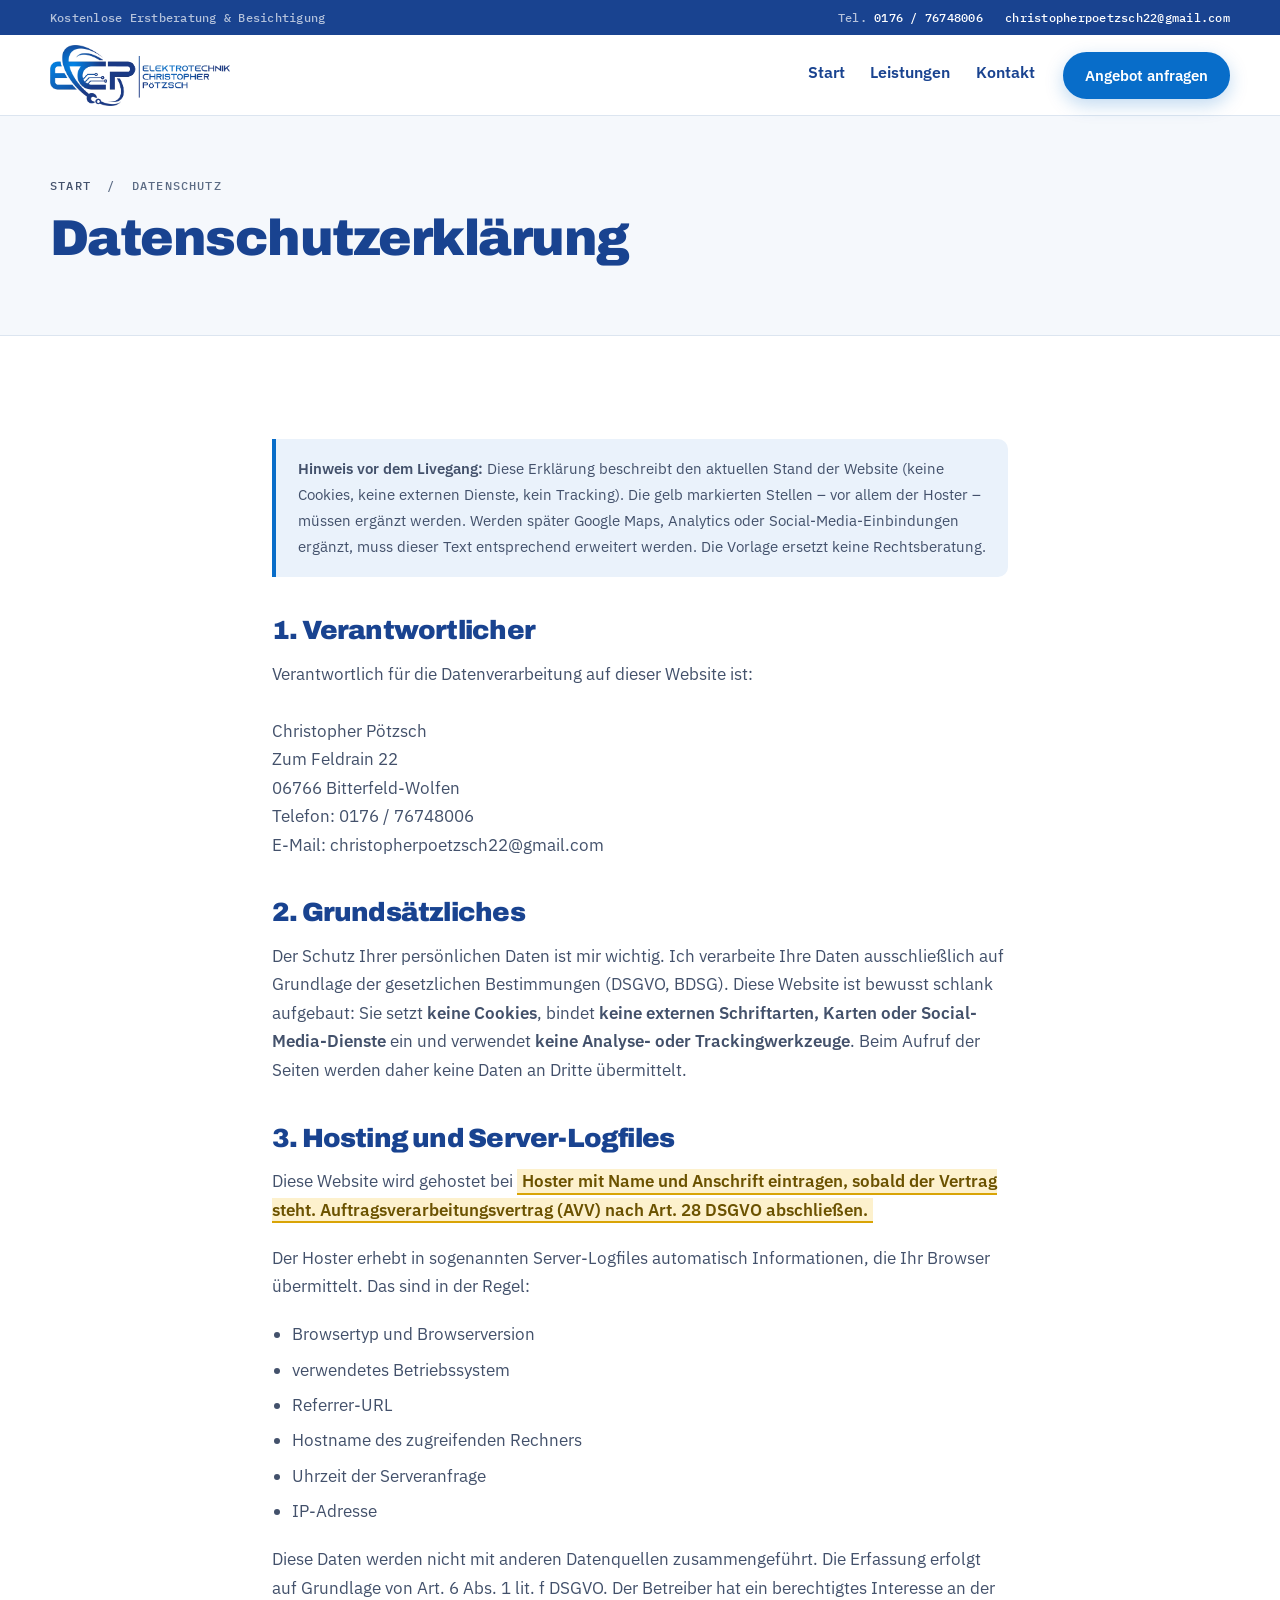
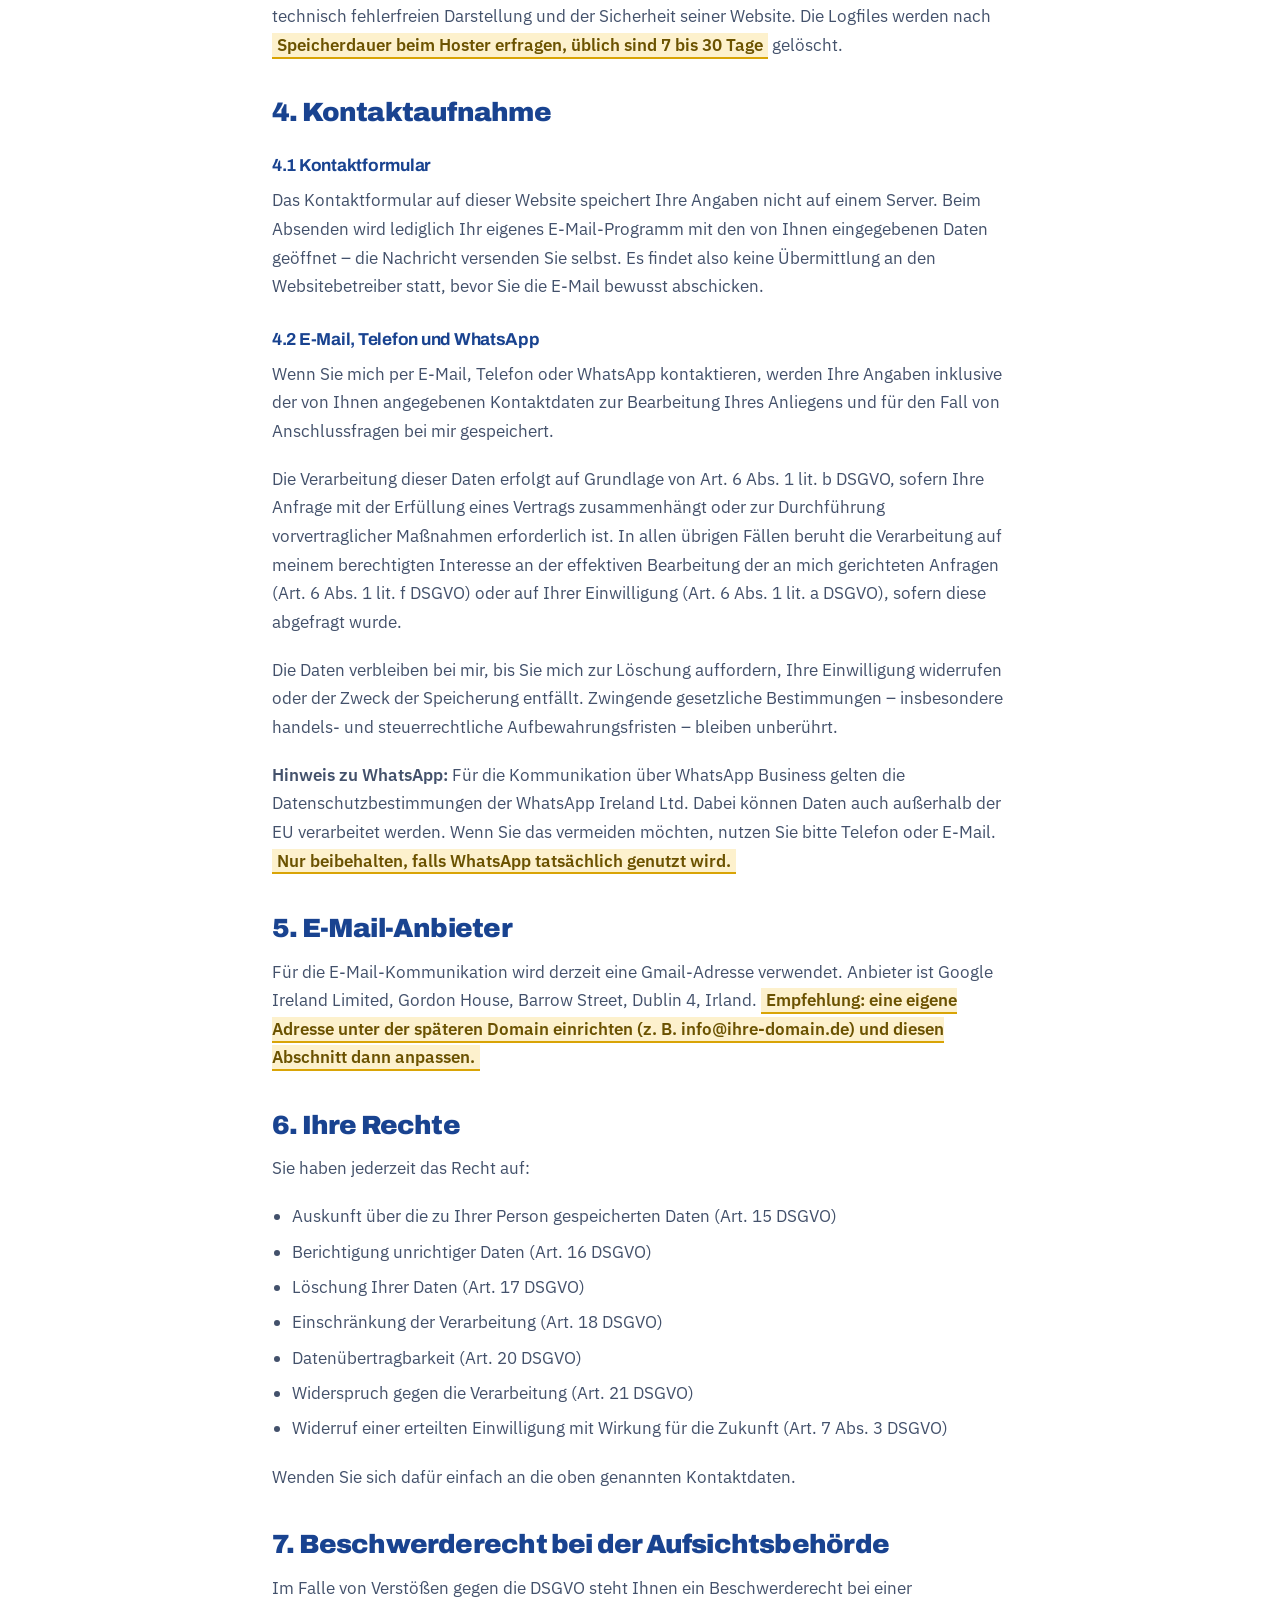
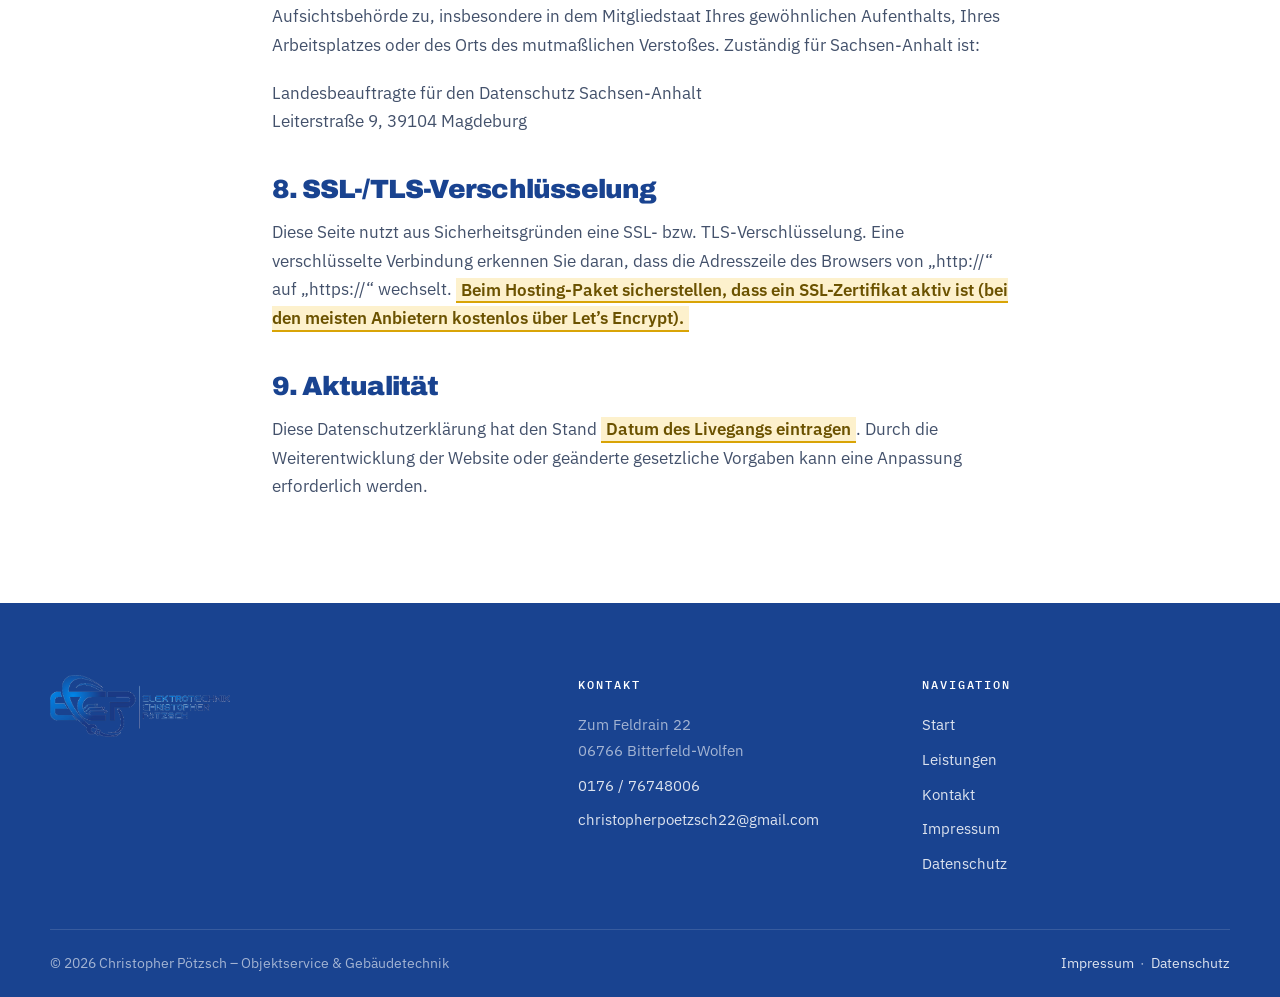
<file: datenschutz.html>
<!DOCTYPE html>
<html lang="de">
<head>
<meta charset="UTF-8">
<meta name="viewport" content="width=device-width, initial-scale=1">
<title>Datenschutzerklärung – Christopher Pötzsch | Objektservice &amp; Gebäudetechnik</title>
<meta name="description" content="Informationen zur Verarbeitung personenbezogener Daten nach DSGVO.">
<meta name="robots" content="noindex, follow">
<meta name="theme-color" content="#194390">
<link rel="icon" href="assets/img/logo.svg" type="image/svg+xml">
<script>document.documentElement.classList.add('js');</script>
<link rel="stylesheet" href="assets/css/style.css">
</head>
<body>
<a class="skip-link" href="#main">Zum Inhalt springen</a>

<div class="topbar">
  <div class="wrap topbar__inner">
    <span class="topbar__note">Kostenlose Erstberatung &amp; Besichtigung</span>
    <div class="topbar__contact">
      <span>Tel. <a href="tel:+4917676748006">0176 / 76748006</a></span>
      <span class="topbar__note"><a href="mailto:christopherpoetzsch22@gmail.com">christopherpoetzsch22@gmail.com</a></span>
    </div>
  </div>
</div>

<header class="header">
  <div class="wrap header__inner">
    <a class="logo" href="index.html" aria-label="Elektrotechnik Christopher Pötzsch">
      <img class="logo__mark" src="assets/img/logo.svg" alt="" width="44" height="44">
      <span class="logo__text">
        <span class="logo__name">Christopher Pötzsch</span>
        <span class="logo__sub">Objektservice &amp; Gebäudetechnik</span>
      </span>
    </a>
    <button class="nav-toggle" type="button" aria-expanded="false" aria-controls="hauptnavigation" aria-label="Menü öffnen">
      <span></span><span></span><span></span>
    </button>
    <nav class="nav" id="hauptnavigation" aria-label="Hauptnavigation">
      <ul class="nav__list">
        <li><a href="index.html">Start</a></li>
        <li><a href="leistungen.html">Leistungen</a></li>
        <li><a href="kontakt.html">Kontakt</a></li>
      </ul>
      <a class="btn btn--primary btn--sm" href="kontakt.html">Angebot anfragen</a>
    </nav>
  </div>
</header>

<main id="main">

  <section class="pagehead">
    <div class="wrap">
      <p class="breadcrumb"><a href="index.html">Start</a> &nbsp;/&nbsp; Datenschutz</p>
      <h1>Datenschutzerklärung</h1>
    </div>
  </section>

  <section class="section">
    <div class="wrap legal">

      <p class="hint">
        <strong>Hinweis vor dem Livegang:</strong> Diese Erklärung beschreibt den aktuellen
        Stand der Website (keine Cookies, keine externen Dienste, kein Tracking). Die gelb
        markierten Stellen – vor allem der Hoster – müssen ergänzt werden. Werden später
        Google Maps, Analytics oder Social-Media-Einbindungen ergänzt, muss dieser Text
        entsprechend erweitert werden. Die Vorlage ersetzt keine Rechtsberatung.
      </p>

      <h2>1. Verantwortlicher</h2>
      <p>
        Verantwortlich für die Datenverarbeitung auf dieser Website ist:<br><br>
        Christopher Pötzsch<br>
        Zum Feldrain 22<br>
        06766 Bitterfeld-Wolfen<br>
        Telefon: 0176 / 76748006<br>
        E-Mail: christopherpoetzsch22@gmail.com
      </p>

      <h2>2. Grundsätzliches</h2>
      <p>
        Der Schutz Ihrer persönlichen Daten ist mir wichtig. Ich verarbeite Ihre Daten
        ausschließlich auf Grundlage der gesetzlichen Bestimmungen (DSGVO, BDSG). Diese
        Website ist bewusst schlank aufgebaut: Sie setzt <strong>keine Cookies</strong>,
        bindet <strong>keine externen Schriftarten, Karten oder Social-Media-Dienste</strong>
        ein und verwendet <strong>keine Analyse- oder Trackingwerkzeuge</strong>. Beim Aufruf
        der Seiten werden daher keine Daten an Dritte übermittelt.
      </p>

      <h2>3. Hosting und Server-Logfiles</h2>
      <p>
        Diese Website wird gehostet bei
        <span class="placeholder">Hoster mit Name und Anschrift eintragen, sobald der Vertrag steht.
        Auftragsverarbeitungsvertrag (AVV) nach Art. 28 DSGVO abschließen.</span>
      </p>
      <p>
        Der Hoster erhebt in sogenannten Server-Logfiles automatisch Informationen, die Ihr
        Browser übermittelt. Das sind in der Regel:
      </p>
      <ul>
        <li>Browsertyp und Browserversion</li>
        <li>verwendetes Betriebssystem</li>
        <li>Referrer-URL</li>
        <li>Hostname des zugreifenden Rechners</li>
        <li>Uhrzeit der Serveranfrage</li>
        <li>IP-Adresse</li>
      </ul>
      <p>
        Diese Daten werden nicht mit anderen Datenquellen zusammengeführt. Die Erfassung
        erfolgt auf Grundlage von Art. 6 Abs. 1 lit. f DSGVO. Der Betreiber hat ein
        berechtigtes Interesse an der technisch fehlerfreien Darstellung und der Sicherheit
        seiner Website. Die Logfiles werden nach
        <span class="placeholder">Speicherdauer beim Hoster erfragen, üblich sind 7 bis 30 Tage</span>
        gelöscht.
      </p>

      <h2>4. Kontaktaufnahme</h2>

      <h3>4.1 Kontaktformular</h3>
      <p>
        Das Kontaktformular auf dieser Website speichert Ihre Angaben nicht auf einem Server.
        Beim Absenden wird lediglich Ihr eigenes E-Mail-Programm mit den von Ihnen
        eingegebenen Daten geöffnet – die Nachricht versenden Sie selbst. Es findet also
        keine Übermittlung an den Websitebetreiber statt, bevor Sie die E-Mail bewusst
        abschicken.
      </p>

      <h3>4.2 E-Mail, Telefon und WhatsApp</h3>
      <p>
        Wenn Sie mich per E-Mail, Telefon oder WhatsApp kontaktieren, werden Ihre Angaben
        inklusive der von Ihnen angegebenen Kontaktdaten zur Bearbeitung Ihres Anliegens und
        für den Fall von Anschlussfragen bei mir gespeichert.
      </p>
      <p>
        Die Verarbeitung dieser Daten erfolgt auf Grundlage von Art. 6 Abs. 1 lit. b DSGVO,
        sofern Ihre Anfrage mit der Erfüllung eines Vertrags zusammenhängt oder zur
        Durchführung vorvertraglicher Maßnahmen erforderlich ist. In allen übrigen Fällen
        beruht die Verarbeitung auf meinem berechtigten Interesse an der effektiven
        Bearbeitung der an mich gerichteten Anfragen (Art. 6 Abs. 1 lit. f DSGVO) oder auf
        Ihrer Einwilligung (Art. 6 Abs. 1 lit. a DSGVO), sofern diese abgefragt wurde.
      </p>
      <p>
        Die Daten verbleiben bei mir, bis Sie mich zur Löschung auffordern, Ihre Einwilligung
        widerrufen oder der Zweck der Speicherung entfällt. Zwingende gesetzliche
        Bestimmungen – insbesondere handels- und steuerrechtliche Aufbewahrungsfristen –
        bleiben unberührt.
      </p>
      <p>
        <strong>Hinweis zu WhatsApp:</strong> Für die Kommunikation über WhatsApp Business
        gelten die Datenschutzbestimmungen der WhatsApp Ireland Ltd. Dabei können Daten auch
        außerhalb der EU verarbeitet werden. Wenn Sie das vermeiden möchten, nutzen Sie bitte
        Telefon oder E-Mail.
        <span class="placeholder">Nur beibehalten, falls WhatsApp tatsächlich genutzt wird.</span>
      </p>

      <h2>5. E-Mail-Anbieter</h2>
      <p>
        Für die E-Mail-Kommunikation wird derzeit eine Gmail-Adresse verwendet. Anbieter ist
        Google Ireland Limited, Gordon House, Barrow Street, Dublin 4, Irland.
        <span class="placeholder">Empfehlung: eine eigene Adresse unter der späteren Domain einrichten
        (z. B. info@ihre-domain.de) und diesen Abschnitt dann anpassen.</span>
      </p>

      <h2>6. Ihre Rechte</h2>
      <p>Sie haben jederzeit das Recht auf:</p>
      <ul>
        <li>Auskunft über die zu Ihrer Person gespeicherten Daten (Art. 15 DSGVO)</li>
        <li>Berichtigung unrichtiger Daten (Art. 16 DSGVO)</li>
        <li>Löschung Ihrer Daten (Art. 17 DSGVO)</li>
        <li>Einschränkung der Verarbeitung (Art. 18 DSGVO)</li>
        <li>Datenübertragbarkeit (Art. 20 DSGVO)</li>
        <li>Widerspruch gegen die Verarbeitung (Art. 21 DSGVO)</li>
        <li>Widerruf einer erteilten Einwilligung mit Wirkung für die Zukunft (Art. 7 Abs. 3 DSGVO)</li>
      </ul>
      <p>
        Wenden Sie sich dafür einfach an die oben genannten Kontaktdaten.
      </p>

      <h2>7. Beschwerderecht bei der Aufsichtsbehörde</h2>
      <p>
        Im Falle von Verstößen gegen die DSGVO steht Ihnen ein Beschwerderecht bei einer
        Aufsichtsbehörde zu, insbesondere in dem Mitgliedstaat Ihres gewöhnlichen
        Aufenthalts, Ihres Arbeitsplatzes oder des Orts des mutmaßlichen Verstoßes.
        Zuständig für Sachsen-Anhalt ist:
      </p>
      <p>
        Landesbeauftragte für den Datenschutz Sachsen-Anhalt<br>
        Leiterstraße 9, 39104 Magdeburg
      </p>

      <h2>8. SSL-/TLS-Verschlüsselung</h2>
      <p>
        Diese Seite nutzt aus Sicherheitsgründen eine SSL- bzw. TLS-Verschlüsselung. Eine
        verschlüsselte Verbindung erkennen Sie daran, dass die Adresszeile des Browsers von
        „http://“ auf „https://“ wechselt.
        <span class="placeholder">Beim Hosting-Paket sicherstellen, dass ein SSL-Zertifikat aktiv ist
        (bei den meisten Anbietern kostenlos über Let’s Encrypt).</span>
      </p>

      <h2>9. Aktualität</h2>
      <p>
        Diese Datenschutzerklärung hat den Stand
        <span class="placeholder">Datum des Livegangs eintragen</span>.
        Durch die Weiterentwicklung der Website oder geänderte gesetzliche Vorgaben kann eine
        Anpassung erforderlich werden.
      </p>

    </div>
  </section>

</main>

<footer class="footer">
  <div class="wrap footer__grid">
    <div>
      <a class="logo" href="index.html" aria-label="Elektrotechnik Christopher Pötzsch">
        <img class="logo__mark" src="assets/img/logo.svg" alt="" width="44" height="44">
        <span class="logo__text">
          <span class="logo__name">Christopher Pötzsch</span>
          <span class="logo__sub">Objektservice &amp; Gebäudetechnik</span>
        </span>
      </a>
    </div>
    <div>
      <h4>Kontakt</h4>
      <ul>
        <li>Zum Feldrain 22<br>06766 Bitterfeld-Wolfen</li>
        <li><a href="tel:+4917676748006">0176 / 76748006</a></li>
        <li><a href="mailto:christopherpoetzsch22@gmail.com">christopherpoetzsch22@gmail.com</a></li>
      </ul>
    </div>
    <div>
      <h4>Navigation</h4>
      <ul>
        <li><a href="index.html">Start</a></li>
        <li><a href="leistungen.html">Leistungen</a></li>
        <li><a href="kontakt.html">Kontakt</a></li>
        <li><a href="impressum.html">Impressum</a></li>
        <li><a href="datenschutz.html">Datenschutz</a></li>
      </ul>
    </div>
  </div>
  <div class="wrap footer__bar">
    <span>&copy; <span data-year>2026</span> Christopher Pötzsch – Objektservice &amp; Gebäudetechnik</span>
    <span><a href="impressum.html">Impressum</a> &nbsp;·&nbsp; <a href="datenschutz.html">Datenschutz</a></span>
  </div>
</footer>

<div class="mobile-bar">
  <a class="mobile-bar__btn mobile-bar__btn--call" href="tel:+4917676748006">
    <svg viewBox="0 0 24 24" fill="none" stroke="currentColor" stroke-width="2" stroke-linecap="round" stroke-linejoin="round" aria-hidden="true"><path d="M22 16.9v3a2 2 0 0 1-2.2 2 19.8 19.8 0 0 1-8.6-3.1 19.5 19.5 0 0 1-6-6A19.8 19.8 0 0 1 2.1 4.2 2 2 0 0 1 4.1 2h3a2 2 0 0 1 2 1.7c.1 1 .4 1.9.7 2.8a2 2 0 0 1-.5 2.1L8.1 9.9a16 16 0 0 0 6 6l1.3-1.2a2 2 0 0 1 2.1-.5c.9.3 1.8.6 2.8.7a2 2 0 0 1 1.7 2Z"/></svg>
    Anrufen
  </a>
  <a class="mobile-bar__btn" href="https://wa.me/4917676748006">
    <svg viewBox="0 0 24 24" fill="none" stroke="currentColor" stroke-width="2" stroke-linecap="round" stroke-linejoin="round" aria-hidden="true"><path d="M21 11.5a8.4 8.4 0 0 1-8.5 8.4 8.5 8.5 0 0 1-4-1L3 20l1.2-5.3a8.4 8.4 0 0 1-1.1-4.2A8.4 8.4 0 0 1 11.6 3 8.4 8.4 0 0 1 21 11.5Z"/></svg>
    WhatsApp
  </a>
</div>

<script src="assets/js/main.js" defer></script>
</body>
</html>
</file>
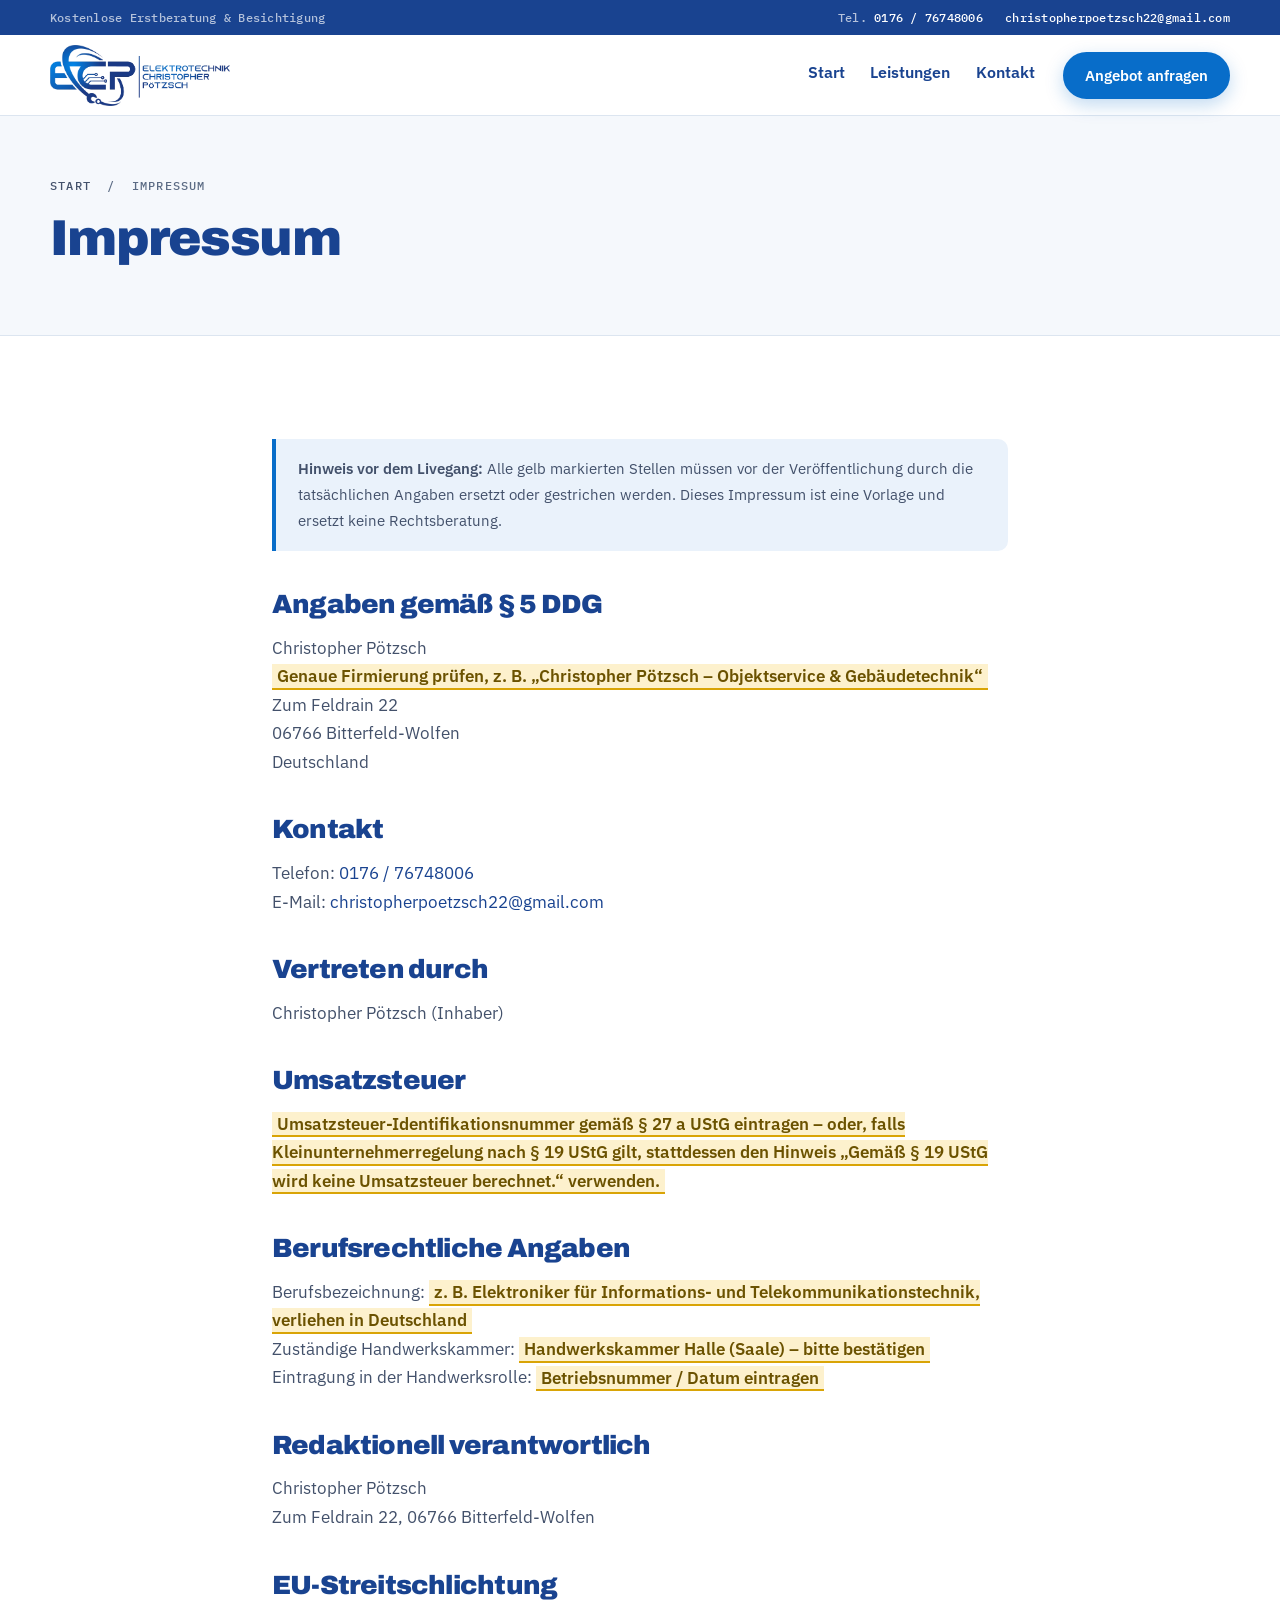
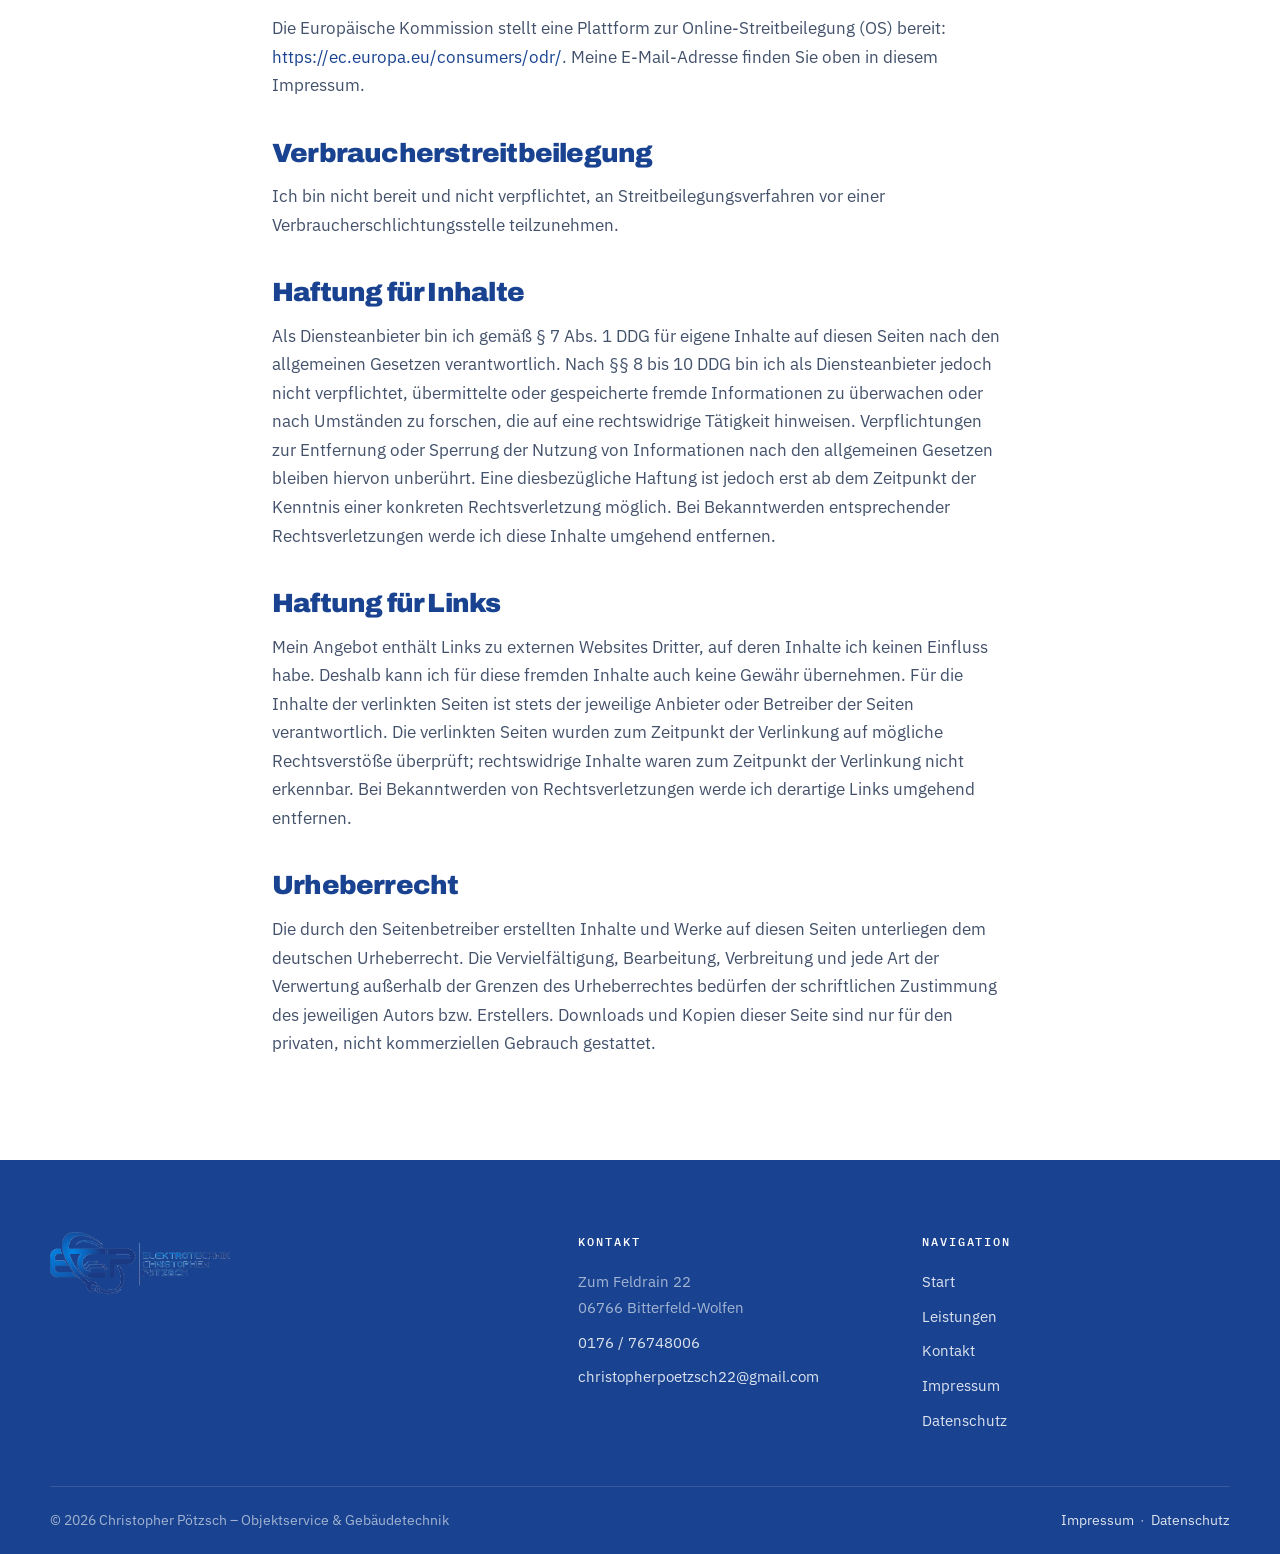
<file: impressum.html>
<!DOCTYPE html>
<html lang="de">
<head>
<meta charset="UTF-8">
<meta name="viewport" content="width=device-width, initial-scale=1">
<title>Impressum – Christopher Pötzsch | Objektservice &amp; Gebäudetechnik</title>
<meta name="description" content="Impressum und Anbieterkennzeichnung nach § 5 DDG.">
<meta name="robots" content="noindex, follow">
<meta name="theme-color" content="#194390">
<link rel="icon" href="assets/img/logo.svg" type="image/svg+xml">
<script>document.documentElement.classList.add('js');</script>
<link rel="stylesheet" href="assets/css/style.css">
</head>
<body>
<a class="skip-link" href="#main">Zum Inhalt springen</a>

<div class="topbar">
  <div class="wrap topbar__inner">
    <span class="topbar__note">Kostenlose Erstberatung &amp; Besichtigung</span>
    <div class="topbar__contact">
      <span>Tel. <a href="tel:+4917676748006">0176 / 76748006</a></span>
      <span class="topbar__note"><a href="mailto:christopherpoetzsch22@gmail.com">christopherpoetzsch22@gmail.com</a></span>
    </div>
  </div>
</div>

<header class="header">
  <div class="wrap header__inner">
    <a class="logo" href="index.html" aria-label="Elektrotechnik Christopher Pötzsch">
      <img class="logo__mark" src="assets/img/logo.svg" alt="" width="44" height="44">
      <span class="logo__text">
        <span class="logo__name">Christopher Pötzsch</span>
        <span class="logo__sub">Objektservice &amp; Gebäudetechnik</span>
      </span>
    </a>
    <button class="nav-toggle" type="button" aria-expanded="false" aria-controls="hauptnavigation" aria-label="Menü öffnen">
      <span></span><span></span><span></span>
    </button>
    <nav class="nav" id="hauptnavigation" aria-label="Hauptnavigation">
      <ul class="nav__list">
        <li><a href="index.html">Start</a></li>
        <li><a href="leistungen.html">Leistungen</a></li>
        <li><a href="kontakt.html">Kontakt</a></li>
      </ul>
      <a class="btn btn--primary btn--sm" href="kontakt.html">Angebot anfragen</a>
    </nav>
  </div>
</header>

<main id="main">

  <section class="pagehead">
    <div class="wrap">
      <p class="breadcrumb"><a href="index.html">Start</a> &nbsp;/&nbsp; Impressum</p>
      <h1>Impressum</h1>
    </div>
  </section>

  <section class="section">
    <div class="wrap legal">

      <p class="hint">
        <strong>Hinweis vor dem Livegang:</strong> Alle gelb markierten Stellen müssen vor
        der Veröffentlichung durch die tatsächlichen Angaben ersetzt oder gestrichen werden.
        Dieses Impressum ist eine Vorlage und ersetzt keine Rechtsberatung.
      </p>

      <h2>Angaben gemäß § 5 DDG</h2>
      <p>
        Christopher Pötzsch<br>
        <span class="placeholder">Genaue Firmierung prüfen, z. B. „Christopher Pötzsch – Objektservice &amp; Gebäudetechnik“</span><br>
        Zum Feldrain 22<br>
        06766 Bitterfeld-Wolfen<br>
        Deutschland
      </p>

      <h2>Kontakt</h2>
      <p>
        Telefon: <a href="tel:+4917676748006">0176 / 76748006</a><br>
        E-Mail: <a href="mailto:christopherpoetzsch22@gmail.com">christopherpoetzsch22@gmail.com</a>
      </p>

      <h2>Vertreten durch</h2>
      <p>Christopher Pötzsch (Inhaber)</p>

      <h2>Umsatzsteuer</h2>
      <p>
        <span class="placeholder">Umsatzsteuer-Identifikationsnummer gemäß § 27 a UStG eintragen –
        oder, falls Kleinunternehmerregelung nach § 19 UStG gilt, stattdessen den Hinweis
        „Gemäß § 19 UStG wird keine Umsatzsteuer berechnet.“ verwenden.</span>
      </p>

      <h2>Berufsrechtliche Angaben</h2>
      <p>
        Berufsbezeichnung: <span class="placeholder">z. B. Elektroniker für Informations- und Telekommunikationstechnik, verliehen in Deutschland</span><br>
        Zuständige Handwerkskammer: <span class="placeholder">Handwerkskammer Halle (Saale) – bitte bestätigen</span><br>
        Eintragung in der Handwerksrolle: <span class="placeholder">Betriebsnummer / Datum eintragen</span>
      </p>

      <h2>Redaktionell verantwortlich</h2>
      <p>
        Christopher Pötzsch<br>
        Zum Feldrain 22, 06766 Bitterfeld-Wolfen
      </p>

      <h2>EU-Streitschlichtung</h2>
      <p>
        Die Europäische Kommission stellt eine Plattform zur Online-Streitbeilegung (OS) bereit:
        <a href="https://ec.europa.eu/consumers/odr/" rel="noopener">https://ec.europa.eu/consumers/odr/</a>.
        Meine E-Mail-Adresse finden Sie oben in diesem Impressum.
      </p>

      <h2>Verbraucherstreitbeilegung</h2>
      <p>
        Ich bin nicht bereit und nicht verpflichtet, an Streitbeilegungsverfahren vor einer
        Verbraucherschlichtungsstelle teilzunehmen.
      </p>

      <h2>Haftung für Inhalte</h2>
      <p>
        Als Diensteanbieter bin ich gemäß § 7 Abs. 1 DDG für eigene Inhalte auf diesen Seiten
        nach den allgemeinen Gesetzen verantwortlich. Nach §§ 8 bis 10 DDG bin ich als
        Diensteanbieter jedoch nicht verpflichtet, übermittelte oder gespeicherte fremde
        Informationen zu überwachen oder nach Umständen zu forschen, die auf eine
        rechtswidrige Tätigkeit hinweisen. Verpflichtungen zur Entfernung oder Sperrung der
        Nutzung von Informationen nach den allgemeinen Gesetzen bleiben hiervon unberührt.
        Eine diesbezügliche Haftung ist jedoch erst ab dem Zeitpunkt der Kenntnis einer
        konkreten Rechtsverletzung möglich. Bei Bekanntwerden entsprechender Rechts­verletzungen
        werde ich diese Inhalte umgehend entfernen.
      </p>

      <h2>Haftung für Links</h2>
      <p>
        Mein Angebot enthält Links zu externen Websites Dritter, auf deren Inhalte ich keinen
        Einfluss habe. Deshalb kann ich für diese fremden Inhalte auch keine Gewähr übernehmen.
        Für die Inhalte der verlinkten Seiten ist stets der jeweilige Anbieter oder Betreiber
        der Seiten verantwortlich. Die verlinkten Seiten wurden zum Zeitpunkt der Verlinkung
        auf mögliche Rechtsverstöße überprüft; rechtswidrige Inhalte waren zum Zeitpunkt der
        Verlinkung nicht erkennbar. Bei Bekanntwerden von Rechtsverletzungen werde ich
        derartige Links umgehend entfernen.
      </p>

      <h2>Urheberrecht</h2>
      <p>
        Die durch den Seitenbetreiber erstellten Inhalte und Werke auf diesen Seiten
        unterliegen dem deutschen Urheberrecht. Die Vervielfältigung, Bearbeitung,
        Verbreitung und jede Art der Verwertung außerhalb der Grenzen des Urheberrechtes
        bedürfen der schriftlichen Zustimmung des jeweiligen Autors bzw. Erstellers.
        Downloads und Kopien dieser Seite sind nur für den privaten, nicht kommerziellen
        Gebrauch gestattet.
      </p>

    </div>
  </section>

</main>

<footer class="footer">
  <div class="wrap footer__grid">
    <div>
      <a class="logo" href="index.html" aria-label="Elektrotechnik Christopher Pötzsch">
        <img class="logo__mark" src="assets/img/logo.svg" alt="" width="44" height="44">
        <span class="logo__text">
          <span class="logo__name">Christopher Pötzsch</span>
          <span class="logo__sub">Objektservice &amp; Gebäudetechnik</span>
        </span>
      </a>
    </div>
    <div>
      <h4>Kontakt</h4>
      <ul>
        <li>Zum Feldrain 22<br>06766 Bitterfeld-Wolfen</li>
        <li><a href="tel:+4917676748006">0176 / 76748006</a></li>
        <li><a href="mailto:christopherpoetzsch22@gmail.com">christopherpoetzsch22@gmail.com</a></li>
      </ul>
    </div>
    <div>
      <h4>Navigation</h4>
      <ul>
        <li><a href="index.html">Start</a></li>
        <li><a href="leistungen.html">Leistungen</a></li>
        <li><a href="kontakt.html">Kontakt</a></li>
        <li><a href="impressum.html">Impressum</a></li>
        <li><a href="datenschutz.html">Datenschutz</a></li>
      </ul>
    </div>
  </div>
  <div class="wrap footer__bar">
    <span>&copy; <span data-year>2026</span> Christopher Pötzsch – Objektservice &amp; Gebäudetechnik</span>
    <span><a href="impressum.html">Impressum</a> &nbsp;·&nbsp; <a href="datenschutz.html">Datenschutz</a></span>
  </div>
</footer>

<div class="mobile-bar">
  <a class="mobile-bar__btn mobile-bar__btn--call" href="tel:+4917676748006">
    <svg viewBox="0 0 24 24" fill="none" stroke="currentColor" stroke-width="2" stroke-linecap="round" stroke-linejoin="round" aria-hidden="true"><path d="M22 16.9v3a2 2 0 0 1-2.2 2 19.8 19.8 0 0 1-8.6-3.1 19.5 19.5 0 0 1-6-6A19.8 19.8 0 0 1 2.1 4.2 2 2 0 0 1 4.1 2h3a2 2 0 0 1 2 1.7c.1 1 .4 1.9.7 2.8a2 2 0 0 1-.5 2.1L8.1 9.9a16 16 0 0 0 6 6l1.3-1.2a2 2 0 0 1 2.1-.5c.9.3 1.8.6 2.8.7a2 2 0 0 1 1.7 2Z"/></svg>
    Anrufen
  </a>
  <a class="mobile-bar__btn" href="https://wa.me/4917676748006">
    <svg viewBox="0 0 24 24" fill="none" stroke="currentColor" stroke-width="2" stroke-linecap="round" stroke-linejoin="round" aria-hidden="true"><path d="M21 11.5a8.4 8.4 0 0 1-8.5 8.4 8.5 8.5 0 0 1-4-1L3 20l1.2-5.3a8.4 8.4 0 0 1-1.1-4.2A8.4 8.4 0 0 1 11.6 3 8.4 8.4 0 0 1 21 11.5Z"/></svg>
    WhatsApp
  </a>
</div>

<script src="assets/js/main.js" defer></script>
</body>
</html>
</file>
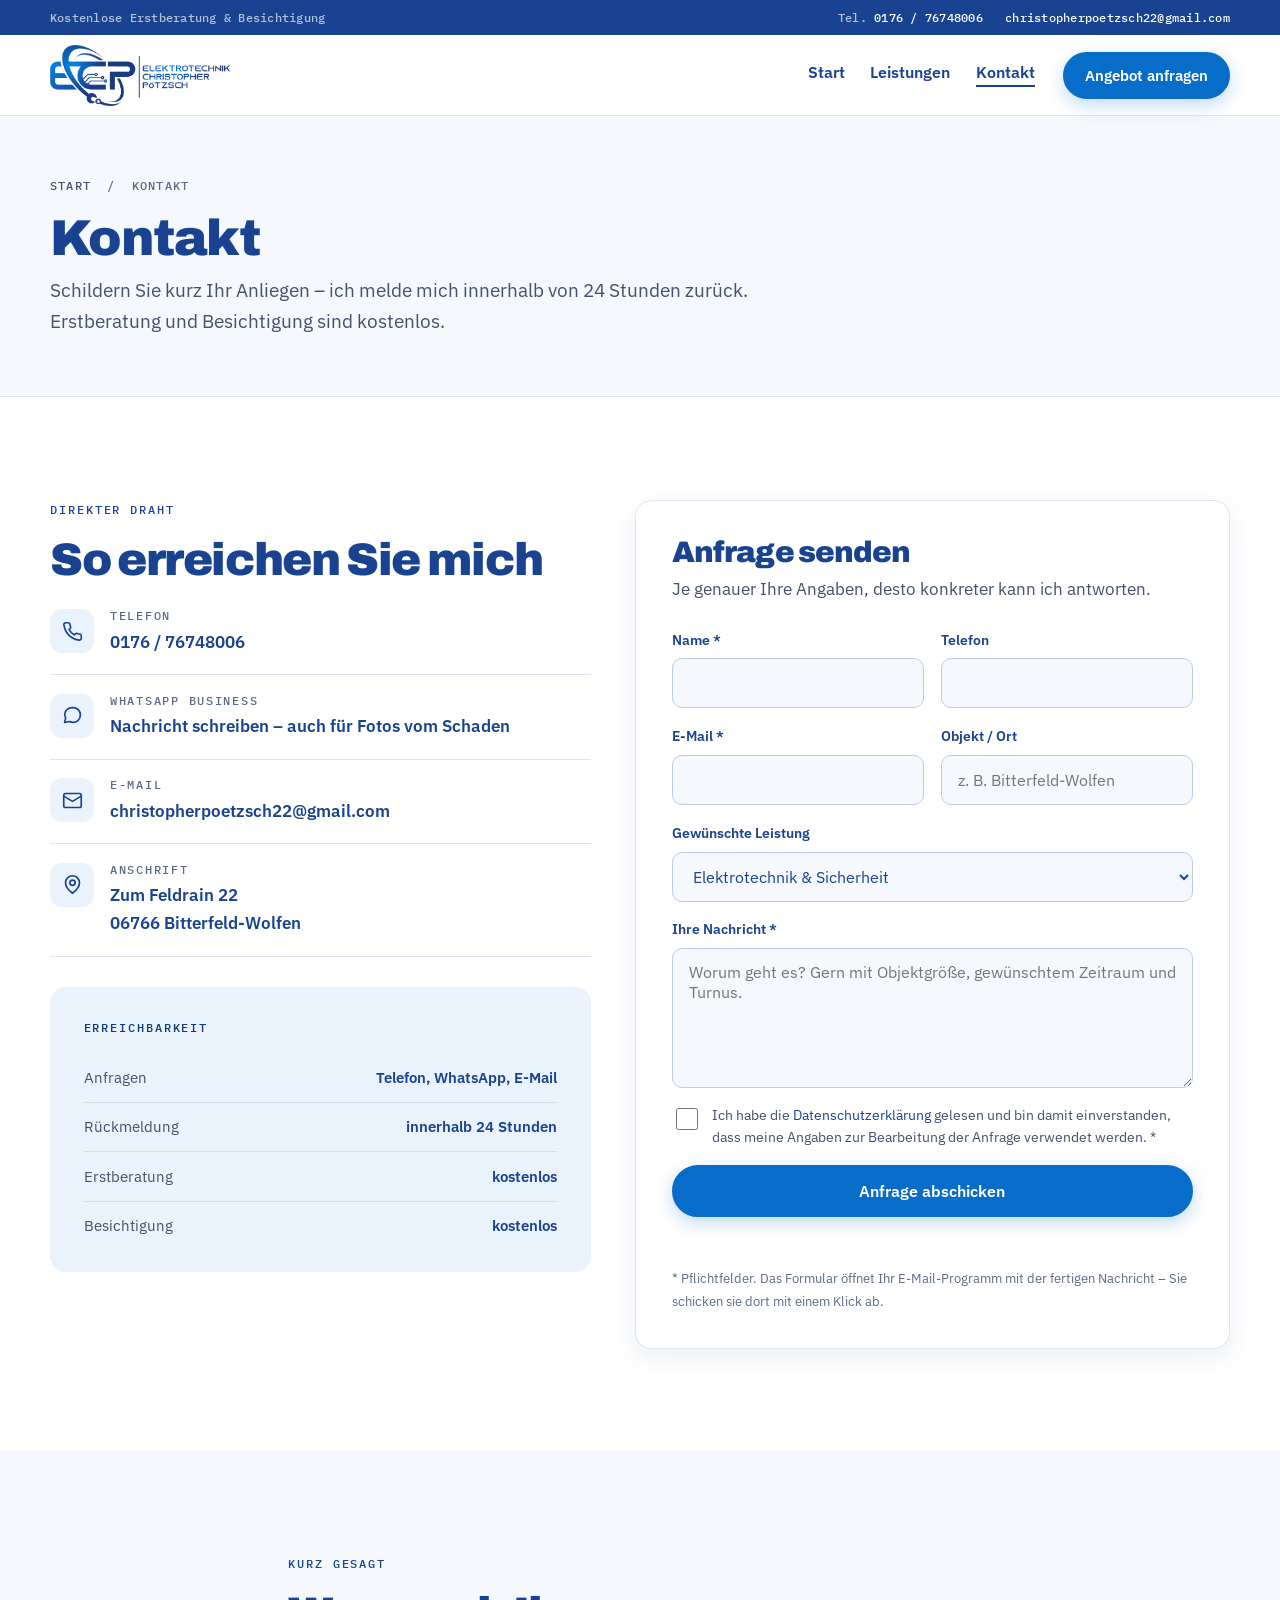
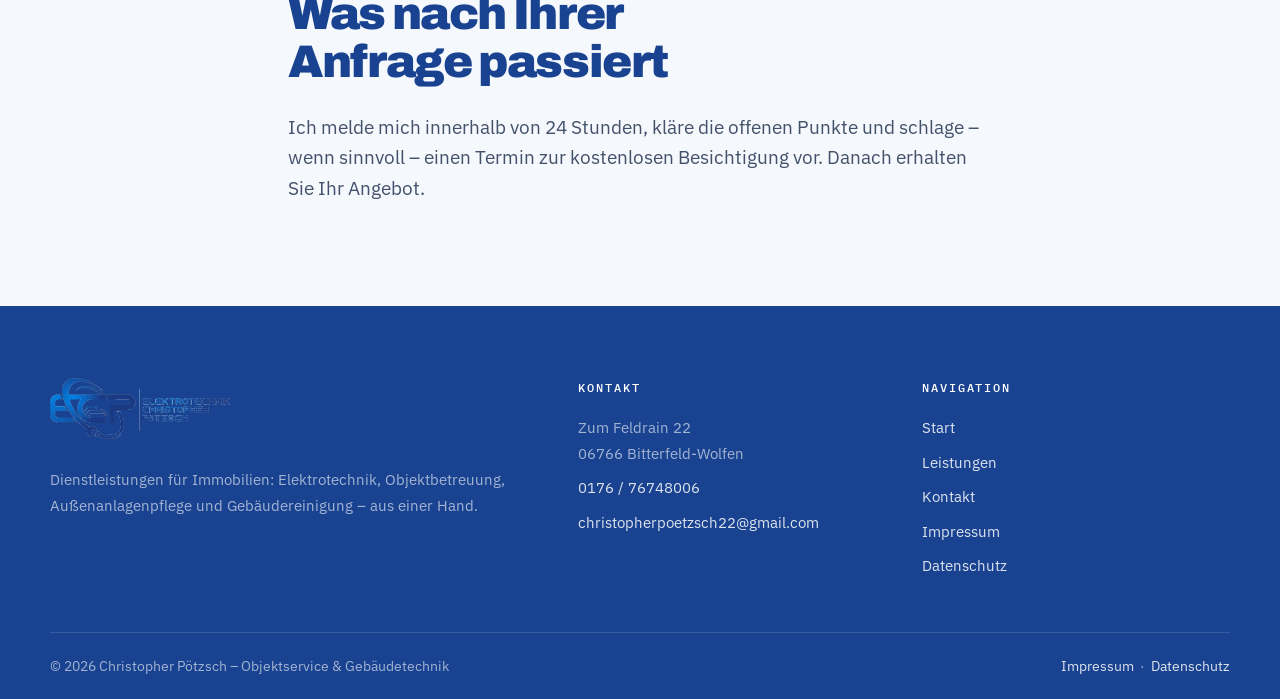
<file: kontakt.html>
<!DOCTYPE html>
<html lang="de">
<head>
<meta charset="UTF-8">
<meta name="viewport" content="width=device-width, initial-scale=1">
<title>Kontakt – Christopher Pötzsch | Objektservice &amp; Gebäudetechnik</title>
<meta name="description" content="Anfrage per Telefon, WhatsApp, E-Mail oder Formular. Kostenlose Erstberatung und Besichtigung, Rückmeldung innerhalb von 24 Stunden.">
<meta name="robots" content="index, follow">
<meta property="og:type" content="website">
<meta property="og:title" content="Kontakt – Christopher Pötzsch">
<meta property="og:locale" content="de_DE">
<meta name="theme-color" content="#194390">
<link rel="icon" href="assets/img/logo.svg" type="image/svg+xml">
<script>document.documentElement.classList.add('js');</script>
<link rel="stylesheet" href="assets/css/style.css">
</head>
<body>
<a class="skip-link" href="#main">Zum Inhalt springen</a>

<div class="topbar">
  <div class="wrap topbar__inner">
    <span class="topbar__note">Kostenlose Erstberatung &amp; Besichtigung</span>
    <div class="topbar__contact">
      <span>Tel. <a href="tel:+4917676748006">0176 / 76748006</a></span>
      <span class="topbar__note"><a href="mailto:christopherpoetzsch22@gmail.com">christopherpoetzsch22@gmail.com</a></span>
    </div>
  </div>
</div>

<header class="header">
  <div class="wrap header__inner">
    <a class="logo" href="index.html" aria-label="Elektrotechnik Christopher Pötzsch">
      <img class="logo__mark" src="assets/img/logo.svg" alt="" width="44" height="44">
      <span class="logo__text">
        <span class="logo__name">Christopher Pötzsch</span>
        <span class="logo__sub">Objektservice &amp; Gebäudetechnik</span>
      </span>
    </a>
    <button class="nav-toggle" type="button" aria-expanded="false" aria-controls="hauptnavigation" aria-label="Menü öffnen">
      <span></span><span></span><span></span>
    </button>
    <nav class="nav" id="hauptnavigation" aria-label="Hauptnavigation">
      <ul class="nav__list">
        <li><a href="index.html">Start</a></li>
        <li><a href="leistungen.html">Leistungen</a></li>
        <li><a href="kontakt.html" aria-current="page">Kontakt</a></li>
      </ul>
      <a class="btn btn--primary btn--sm" href="#anfrage">Angebot anfragen</a>
    </nav>
  </div>
</header>

<main id="main">

  <section class="pagehead">
    <div class="wrap">
      <p class="breadcrumb"><a href="index.html">Start</a> &nbsp;/&nbsp; Kontakt</p>
      <h1>Kontakt</h1>
      <p class="lead">
        Schildern Sie kurz Ihr Anliegen – ich melde mich innerhalb von 24 Stunden zurück.
        Erstberatung und Besichtigung sind kostenlos.
      </p>
    </div>
  </section>

  <section class="section">
    <div class="wrap contact-grid">

      <!-- ---------- Kontaktdaten ---------- -->
      <div class="reveal">
        <span class="eyebrow">Direkter Draht</span>
        <h2>So erreichen Sie mich</h2>

        <div class="contact-item">
          <span class="contact-item__icon">
            <svg viewBox="0 0 24 24" fill="none" stroke="currentColor" stroke-width="1.9" stroke-linecap="round" stroke-linejoin="round" aria-hidden="true"><path d="M22 16.9v3a2 2 0 0 1-2.2 2 19.8 19.8 0 0 1-8.6-3.1 19.5 19.5 0 0 1-6-6A19.8 19.8 0 0 1 2.1 4.2 2 2 0 0 1 4.1 2h3a2 2 0 0 1 2 1.7c.1 1 .4 1.9.7 2.8a2 2 0 0 1-.5 2.1L8.1 9.9a16 16 0 0 0 6 6l1.3-1.2a2 2 0 0 1 2.1-.5c.9.3 1.8.6 2.8.7a2 2 0 0 1 1.7 2Z"/></svg>
          </span>
          <div>
            <h3>Telefon</h3>
            <p><a href="tel:+4917676748006">0176 / 76748006</a></p>
          </div>
        </div>

        <div class="contact-item">
          <span class="contact-item__icon">
            <svg viewBox="0 0 24 24" fill="none" stroke="currentColor" stroke-width="1.9" stroke-linecap="round" stroke-linejoin="round" aria-hidden="true"><path d="M21 11.5a8.4 8.4 0 0 1-8.5 8.4 8.5 8.5 0 0 1-4-1L3 20l1.2-5.3a8.4 8.4 0 0 1-1.1-4.2A8.4 8.4 0 0 1 11.6 3 8.4 8.4 0 0 1 21 11.5Z"/></svg>
          </span>
          <div>
            <h3>WhatsApp Business</h3>
            <p><a href="https://wa.me/4917676748006">Nachricht schreiben</a> – auch für Fotos vom Schaden</p>
          </div>
        </div>

        <div class="contact-item">
          <span class="contact-item__icon">
            <svg viewBox="0 0 24 24" fill="none" stroke="currentColor" stroke-width="1.9" stroke-linecap="round" stroke-linejoin="round" aria-hidden="true"><rect x="2" y="4" width="20" height="16" rx="2"/><path d="m2 7 10 6 10-6"/></svg>
          </span>
          <div>
            <h3>E-Mail</h3>
            <p><a href="mailto:christopherpoetzsch22@gmail.com">christopherpoetzsch22@gmail.com</a></p>
          </div>
        </div>

        <div class="contact-item">
          <span class="contact-item__icon">
            <svg viewBox="0 0 24 24" fill="none" stroke="currentColor" stroke-width="1.9" stroke-linecap="round" stroke-linejoin="round" aria-hidden="true"><path d="M20 10c0 6-8 12-8 12s-8-6-8-12a8 8 0 0 1 16 0Z"/><circle cx="12" cy="10" r="3"/></svg>
          </span>
          <div>
            <h3>Anschrift</h3>
            <p>Zum Feldrain 22<br>06766 Bitterfeld-Wolfen</p>
          </div>
        </div>

        <div class="factbox mt-2">
          <h3>Erreichbarkeit</h3>
          <div class="factbox__row"><span>Anfragen</span><strong>Telefon, WhatsApp, E-Mail</strong></div>
          <div class="factbox__row"><span>Rückmeldung</span><strong>innerhalb 24 Stunden</strong></div>
          <div class="factbox__row"><span>Erstberatung</span><strong>kostenlos</strong></div>
          <div class="factbox__row"><span>Besichtigung</span><strong>kostenlos</strong></div>
          <!-- OFFEN: feste Geschäftszeiten und Notdienst ergänzen, sobald geklärt. -->
        </div>
      </div>

      <!-- ---------- Formular ---------- -->
      <div class="reveal" id="anfrage">
        <form class="form" data-mailto-form="christopherpoetzsch22@gmail.com">
          <h2>Anfrage senden</h2>
          <p style="margin-bottom:1.6rem;">
            Je genauer Ihre Angaben, desto konkreter kann ich antworten.
          </p>

          <div class="form__grid">
            <div class="form__row-2">
              <div class="field">
                <label for="name">Name *</label>
                <input type="text" id="name" name="name" autocomplete="name" required>
              </div>
              <div class="field">
                <label for="phone">Telefon</label>
                <input type="tel" id="phone" name="phone" autocomplete="tel">
              </div>
            </div>

            <div class="form__row-2">
              <div class="field">
                <label for="email">E-Mail *</label>
                <input type="email" id="email" name="email" autocomplete="email" required>
              </div>
              <div class="field">
                <label for="location">Objekt / Ort</label>
                <input type="text" id="location" name="location" placeholder="z. B. Bitterfeld-Wolfen">
              </div>
            </div>

            <div class="field">
              <label for="service">Gewünschte Leistung</label>
              <select id="service" name="service">
                <option>Elektrotechnik &amp; Sicherheit</option>
                <option>Objektbetreuung &amp; Hausmeisterservice</option>
                <option>Grün- &amp; Außenanlagenpflege</option>
                <option>Gebäudereinigung</option>
                <option>Laufende Objektbetreuung (Kombination)</option>
                <option>Anfrage als Nachunternehmer</option>
                <option>Sonstiges</option>
              </select>
            </div>

            <div class="field">
              <label for="message">Ihre Nachricht *</label>
              <textarea id="message" name="message" required
                placeholder="Worum geht es? Gern mit Objektgröße, gewünschtem Zeitraum und Turnus."></textarea>
            </div>

            <!-- Spamschutz: für Menschen unsichtbar -->
            <div class="hp" aria-hidden="true">
              <label for="website">Bitte freilassen</label>
              <input type="text" id="website" name="website" tabindex="-1" autocomplete="off">
            </div>

            <div class="field field--check">
              <input type="checkbox" id="privacy" name="privacy" required>
              <label for="privacy">
                Ich habe die <a href="datenschutz.html">Datenschutzerklärung</a> gelesen und bin
                damit einverstanden, dass meine Angaben zur Bearbeitung der Anfrage verwendet werden. *
              </label>
            </div>

            <button class="btn btn--primary" type="submit">Anfrage abschicken</button>
            <p class="form__status" role="status" style="font-size:.9rem;color:var(--green-dark);font-weight:600;"></p>
            <p class="form__note">
              * Pflichtfelder. Das Formular öffnet Ihr E-Mail-Programm mit der fertigen
              Nachricht – Sie schicken sie dort mit einem Klick ab.
            </p>
          </div>
        </form>
      </div>

    </div>
  </section>

  <section class="section section--wash">
    <div class="wrap section-head reveal" style="margin-bottom:0;">
      <span class="eyebrow">Kurz gesagt</span>
      <h2>Was nach Ihrer Anfrage passiert</h2>
      <p class="lead">
        Ich melde mich innerhalb von 24 Stunden, kläre die offenen Punkte und schlage –
        wenn sinnvoll – einen Termin zur kostenlosen Besichtigung vor. Danach erhalten Sie
        Ihr Angebot.
      </p>
    </div>
  </section>

</main>

<footer class="footer">
  <div class="wrap footer__grid">
    <div>
      <a class="logo" href="index.html" aria-label="Elektrotechnik Christopher Pötzsch">
        <img class="logo__mark" src="assets/img/logo.svg" alt="" width="44" height="44">
        <span class="logo__text">
          <span class="logo__name">Christopher Pötzsch</span>
          <span class="logo__sub">Objektservice &amp; Gebäudetechnik</span>
        </span>
      </a>
      <p style="margin-top:1.25rem;max-width:30rem;">
        Dienstleistungen für Immobilien: Elektrotechnik, Objektbetreuung,
        Außenanlagenpflege und Gebäudereinigung – aus einer Hand.
      </p>
    </div>
    <div>
      <h4>Kontakt</h4>
      <ul>
        <li>Zum Feldrain 22<br>06766 Bitterfeld-Wolfen</li>
        <li><a href="tel:+4917676748006">0176 / 76748006</a></li>
        <li><a href="mailto:christopherpoetzsch22@gmail.com">christopherpoetzsch22@gmail.com</a></li>
      </ul>
    </div>
    <div>
      <h4>Navigation</h4>
      <ul>
        <li><a href="index.html">Start</a></li>
        <li><a href="leistungen.html">Leistungen</a></li>
        <li><a href="kontakt.html">Kontakt</a></li>
        <li><a href="impressum.html">Impressum</a></li>
        <li><a href="datenschutz.html">Datenschutz</a></li>
      </ul>
    </div>
  </div>
  <div class="wrap footer__bar">
    <span>&copy; <span data-year>2026</span> Christopher Pötzsch – Objektservice &amp; Gebäudetechnik</span>
    <span><a href="impressum.html">Impressum</a> &nbsp;·&nbsp; <a href="datenschutz.html">Datenschutz</a></span>
  </div>
</footer>

<div class="mobile-bar">
  <a class="mobile-bar__btn mobile-bar__btn--call" href="tel:+4917676748006">
    <svg viewBox="0 0 24 24" fill="none" stroke="currentColor" stroke-width="2" stroke-linecap="round" stroke-linejoin="round" aria-hidden="true"><path d="M22 16.9v3a2 2 0 0 1-2.2 2 19.8 19.8 0 0 1-8.6-3.1 19.5 19.5 0 0 1-6-6A19.8 19.8 0 0 1 2.1 4.2 2 2 0 0 1 4.1 2h3a2 2 0 0 1 2 1.7c.1 1 .4 1.9.7 2.8a2 2 0 0 1-.5 2.1L8.1 9.9a16 16 0 0 0 6 6l1.3-1.2a2 2 0 0 1 2.1-.5c.9.3 1.8.6 2.8.7a2 2 0 0 1 1.7 2Z"/></svg>
    Anrufen
  </a>
  <a class="mobile-bar__btn" href="https://wa.me/4917676748006">
    <svg viewBox="0 0 24 24" fill="none" stroke="currentColor" stroke-width="2" stroke-linecap="round" stroke-linejoin="round" aria-hidden="true"><path d="M21 11.5a8.4 8.4 0 0 1-8.5 8.4 8.5 8.5 0 0 1-4-1L3 20l1.2-5.3a8.4 8.4 0 0 1-1.1-4.2A8.4 8.4 0 0 1 11.6 3 8.4 8.4 0 0 1 21 11.5Z"/></svg>
    WhatsApp
  </a>
</div>

<script src="assets/js/main.js" defer></script>
</body>
</html>
</file>
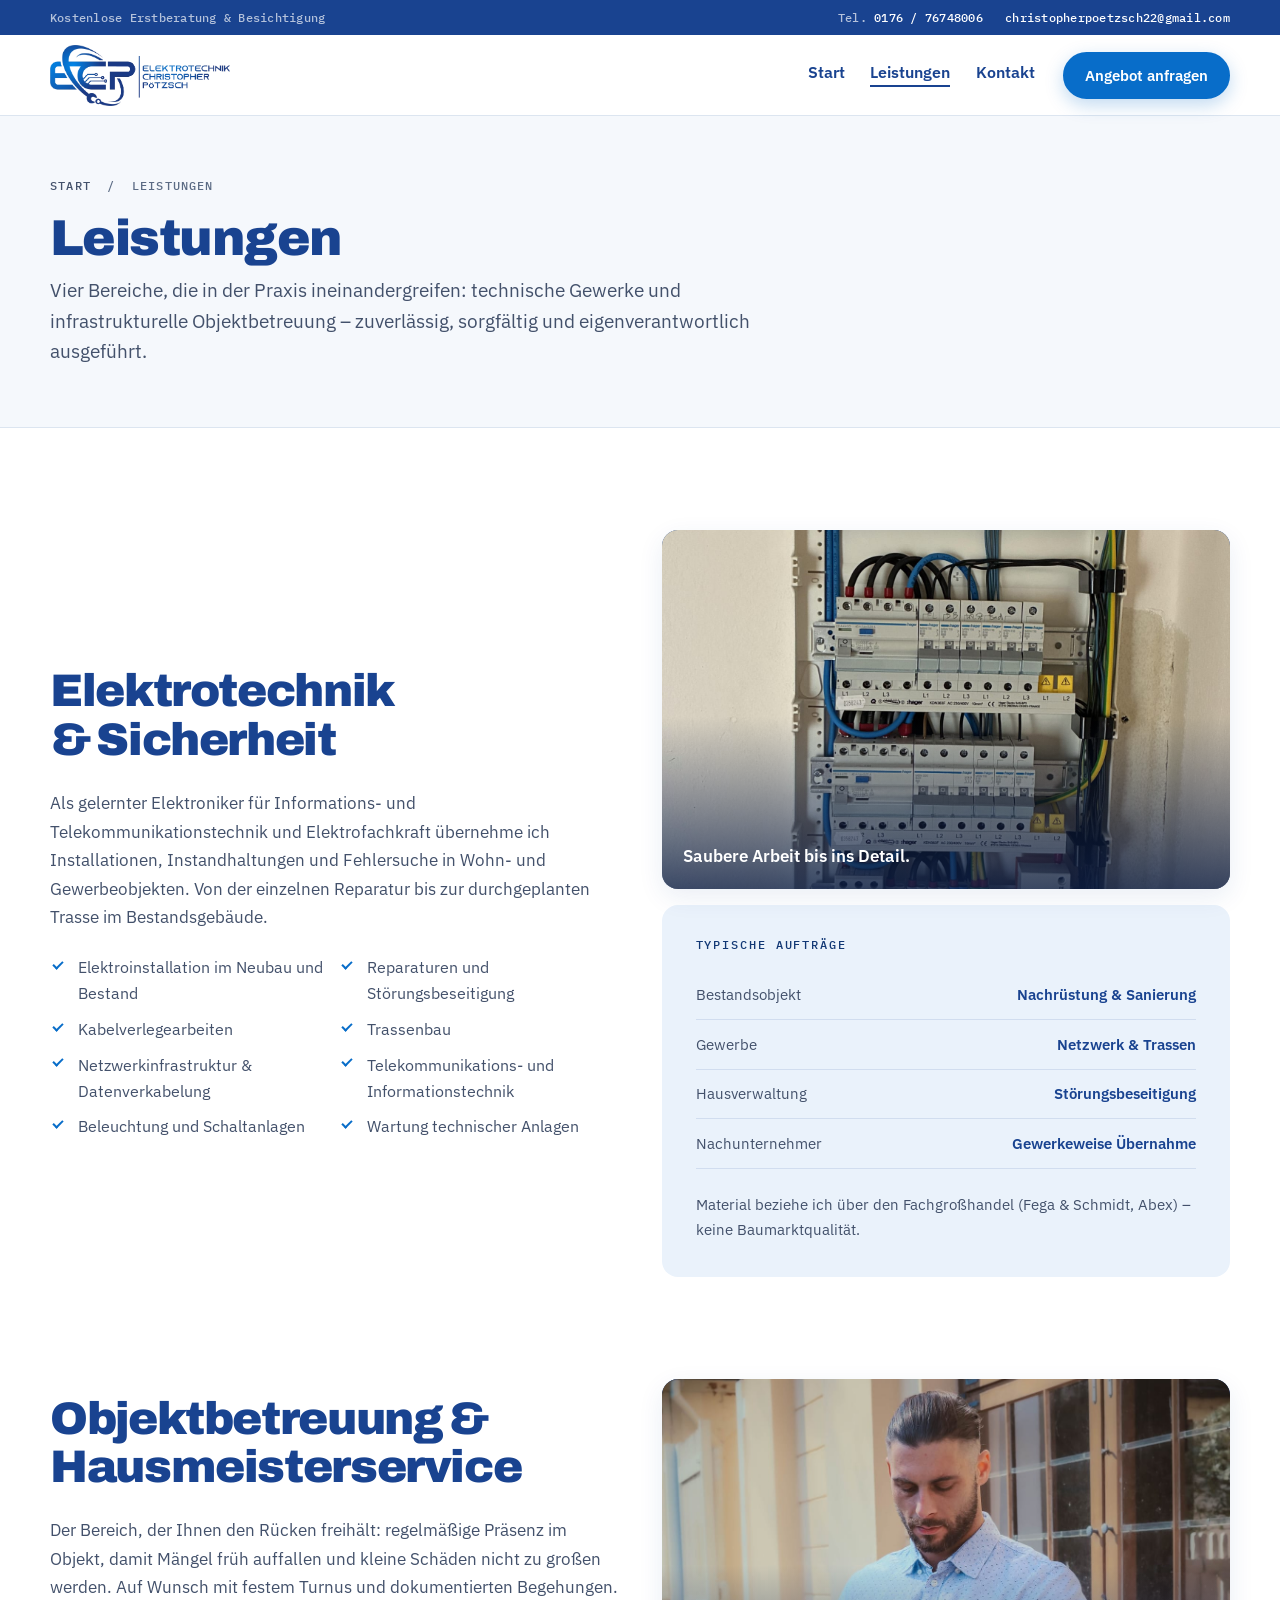
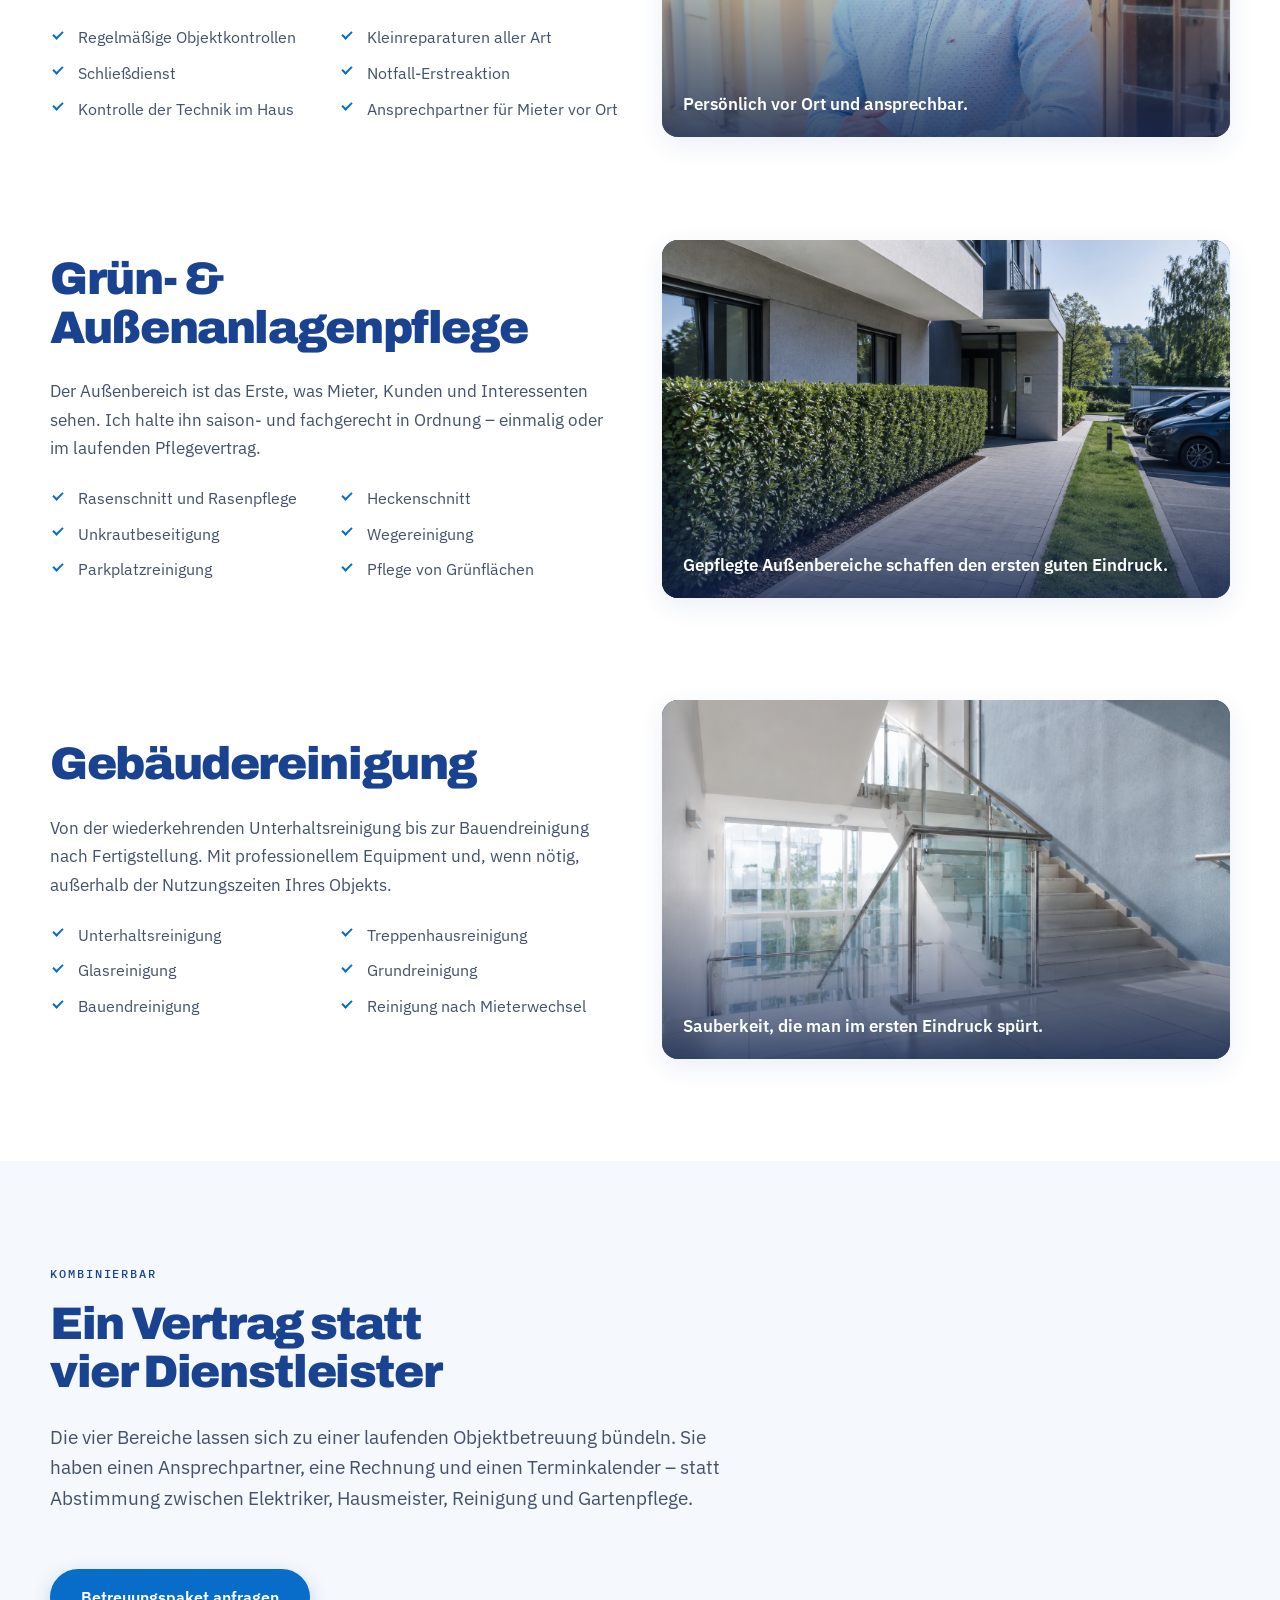
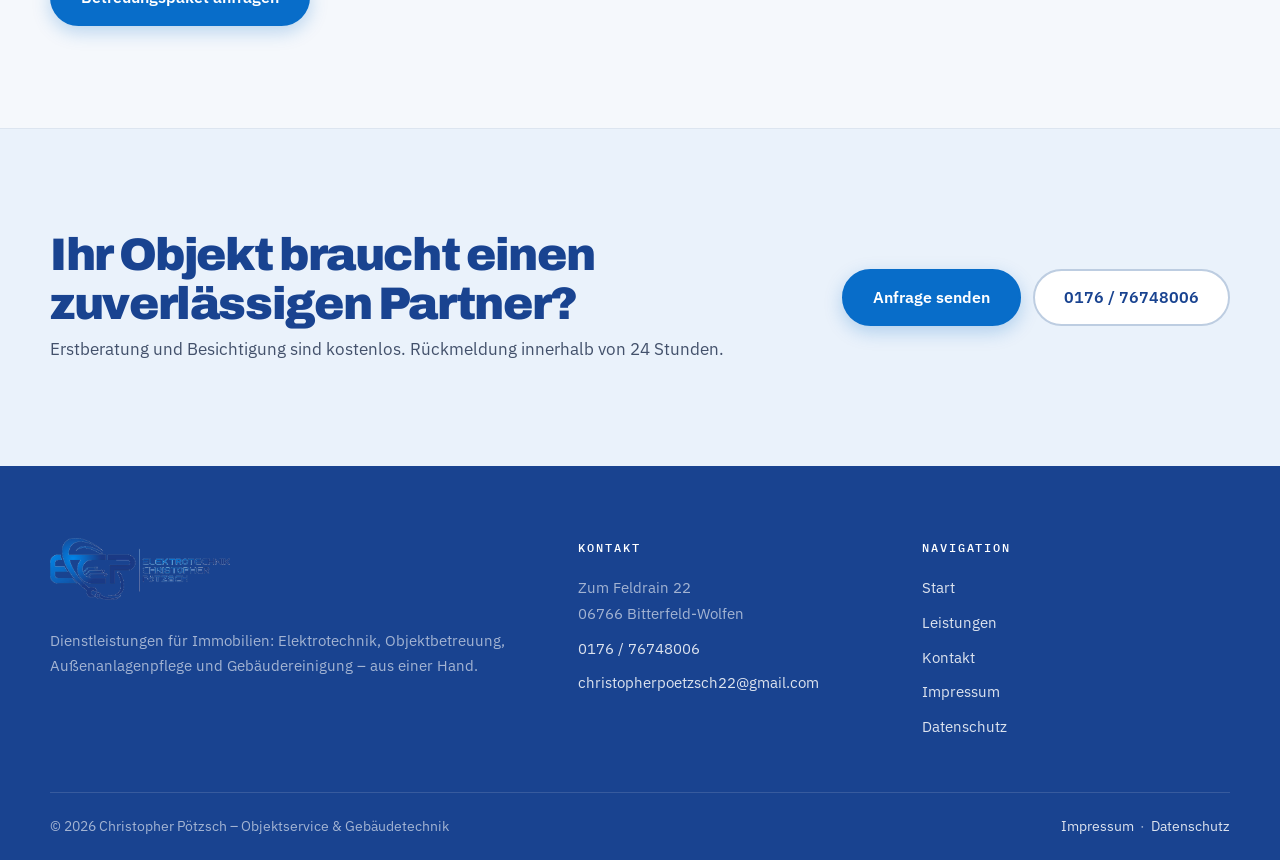
<file: leistungen.html>
<!DOCTYPE html>
<html lang="de">
<head>
<meta charset="UTF-8">
<meta name="viewport" content="width=device-width, initial-scale=1">
<title>Leistungen – Elektrotechnik, Hausmeisterservice &amp; Reinigung | Christopher Pötzsch</title>
<meta name="description" content="Elektroinstallation, Netzwerktechnik, Hausmeisterservice, Außenanlagenpflege und Gebäudereinigung in Bitterfeld-Wolfen und Umgebung – alles von einem Ansprechpartner.">
<meta name="robots" content="index, follow">
<meta property="og:type" content="website">
<meta property="og:title" content="Leistungen – Christopher Pötzsch, Objektservice &amp; Gebäudetechnik">
<meta property="og:locale" content="de_DE">
<meta name="theme-color" content="#194390">
<link rel="icon" href="assets/img/logo.svg" type="image/svg+xml">
<script>document.documentElement.classList.add('js');</script>
<link rel="stylesheet" href="assets/css/style.css">
</head>
<body>
<a class="skip-link" href="#main">Zum Inhalt springen</a>

<div class="topbar">
  <div class="wrap topbar__inner">
    <span class="topbar__note">Kostenlose Erstberatung &amp; Besichtigung</span>
    <div class="topbar__contact">
      <span>Tel. <a href="tel:+4917676748006">0176 / 76748006</a></span>
      <span class="topbar__note"><a href="mailto:christopherpoetzsch22@gmail.com">christopherpoetzsch22@gmail.com</a></span>
    </div>
  </div>
</div>

<header class="header">
  <div class="wrap header__inner">
    <a class="logo" href="index.html" aria-label="Elektrotechnik Christopher Pötzsch">
      <img class="logo__mark" src="assets/img/logo.svg" alt="" width="44" height="44">
      <span class="logo__text">
        <span class="logo__name">Christopher Pötzsch</span>
        <span class="logo__sub">Objektservice &amp; Gebäudetechnik</span>
      </span>
    </a>
    <button class="nav-toggle" type="button" aria-expanded="false" aria-controls="hauptnavigation" aria-label="Menü öffnen">
      <span></span><span></span><span></span>
    </button>
    <nav class="nav" id="hauptnavigation" aria-label="Hauptnavigation">
      <ul class="nav__list">
        <li><a href="index.html">Start</a></li>
        <li><a href="leistungen.html" aria-current="page">Leistungen</a></li>
        <li><a href="kontakt.html">Kontakt</a></li>
      </ul>
      <a class="btn btn--primary btn--sm" href="kontakt.html">Angebot anfragen</a>
    </nav>
  </div>
</header>

<main id="main">

  <section class="pagehead">
    <div class="wrap">
      <p class="breadcrumb"><a href="index.html">Start</a> &nbsp;/&nbsp; Leistungen</p>
      <h1>Leistungen</h1>
      <p class="lead">
        Vier Bereiche, die in der Praxis ineinandergreifen: technische Gewerke und
        infrastrukturelle Objektbetreuung – zuverlässig, sorgfältig und eigenverantwortlich
        ausgeführt.
      </p>
    </div>
  </section>

  <section class="section">
    <div class="wrap">

      <!-- ---------- Elektrotechnik ---------- -->
      <article class="service-block split reveal" id="elektrotechnik">
        <div>
          <h2>Elektrotechnik &amp; Sicherheit</h2>
          <p>
            Als gelernter Elektroniker für Informations- und Telekommunikationstechnik und
            Elektrofachkraft übernehme ich Installationen, Instandhaltungen und
            Fehlersuche in Wohn- und Gewerbeobjekten. Von der einzelnen Reparatur bis zur
            durchgeplanten Trasse im Bestandsgebäude.
          </p>
          <ul class="check-list">
            <li>Elektroinstallation im Neubau und Bestand</li>
            <li>Reparaturen und Störungsbeseitigung</li>
            <li>Kabelverlegearbeiten</li>
            <li>Trassenbau</li>
            <li>Netzwerkinfrastruktur &amp; Datenverkabelung</li>
            <li>Telekommunikations- und Informationstechnik</li>
            <li>Beleuchtung und Schaltanlagen</li>
            <li>Wartung technischer Anlagen</li>
          </ul>
        </div>
        <div class="service-block__aside">
          <figure class="service-photo">
            <img
              src="assets/img/WhatsApp Image 2026-08-26 at 16.14.38.jpeg"
              alt="Sauber verdrahteter Elektroverteiler"
              width="1536"
              height="2048"
              loading="lazy"
              decoding="async"
            />
            <figcaption>Saubere Arbeit bis ins Detail.</figcaption>
          </figure>
          <div class="factbox">
            <h3>Typische Aufträge</h3>
            <div class="factbox__row"><span>Bestandsobjekt</span><strong>Nachrüstung &amp; Sanierung</strong></div>
            <div class="factbox__row"><span>Gewerbe</span><strong>Netzwerk &amp; Trassen</strong></div>
            <div class="factbox__row"><span>Hausverwaltung</span><strong>Störungsbeseitigung</strong></div>
            <div class="factbox__row"><span>Nachunternehmer</span><strong>Gewerkeweise Übernahme</strong></div>
            <p style="margin-top:1.5rem;font-size:.93rem;">
              Material beziehe ich über den Fachgroßhandel (Fega&nbsp;&amp;&nbsp;Schmidt, Abex) –
              keine Baumarktqualität.
            </p>
          </div>
        </div>
      </article>

      <!-- ---------- Objektbetreuung ---------- -->
      <article class="service-block split split--reverse reveal" id="objektbetreuung">
        <figure class="service-photo">
          <img
            src="assets/img/WhatsApp Image 2026-08-26 at 16.12.20.jpeg"
            alt="Christopher Pötzsch bei einem Vor-Ort-Termin"
            width="1200"
            height="1800"
            loading="lazy"
            decoding="async"
          />
          <figcaption>Persönlich vor Ort und ansprechbar.</figcaption>
        </figure>
        <div>
          <h2>Objektbetreuung &amp; Hausmeisterservice</h2>
          <p>
            Der Bereich, der Ihnen den Rücken freihält: regelmäßige Präsenz im Objekt,
            damit Mängel früh auffallen und kleine Schäden nicht zu großen werden. Auf
            Wunsch mit festem Turnus und dokumentierten Begehungen.
          </p>
          <ul class="check-list">
            <li>Regelmäßige Objektkontrollen</li>
            <li>Kleinreparaturen aller Art</li>
            <li>Schließdienst</li>
            <li>Notfall-Erstreaktion</li>
            <li>Kontrolle der Technik im Haus</li>
            <li>Ansprechpartner für Mieter vor Ort</li>
          </ul>
        </div>
      </article>

      <!-- ---------- Außenanlagen ---------- -->
      <article class="service-block split reveal" id="aussenanlagen">
        <div>
          <h2>Grün- &amp; Außenanlagenpflege</h2>
          <p>
            Der Außenbereich ist das Erste, was Mieter, Kunden und Interessenten sehen.
            Ich halte ihn saison- und fachgerecht in Ordnung – einmalig oder im laufenden
            Pflegevertrag.
          </p>
          <ul class="check-list">
            <li>Rasenschnitt und Rasenpflege</li>
            <li>Heckenschnitt</li>
            <li>Unkrautbeseitigung</li>
            <li>Wegereinigung</li>
            <li>Parkplatzreinigung</li>
            <li>Pflege von Grünflächen</li>
          </ul>
        </div>
        <figure class="service-photo">
            <img
              src="assets/img/aussenanlagen-service.png"
              alt="Gepflegte Außenanlage mit Hecke, Gehweg und Parkplatz"
              width="1536"
              height="1024"
              loading="lazy"
              decoding="async"
            />
          <figcaption>Gepflegte Außenbereiche schaffen den ersten guten Eindruck.</figcaption>
        </figure>
      </article>

      <!-- ---------- Reinigung ---------- -->
      <article class="service-block split split--reverse reveal" id="reinigung">
        <figure class="service-photo">
          <img
            src="assets/img/gebaeudereinigung-service.png"
            alt="Helle, saubere Treppe mit Glasgeländer"
            width="1536"
            height="1024"
            loading="lazy"
            decoding="async"
          />
          <figcaption>Sauberkeit, die man im ersten Eindruck spürt.</figcaption>
        </figure>
        <div>
          <h2>Gebäudereinigung</h2>
          <p>
            Von der wiederkehrenden Unterhaltsreinigung bis zur Bauendreinigung nach
            Fertigstellung. Mit professionellem Equipment und, wenn nötig, außerhalb der
            Nutzungszeiten Ihres Objekts.
          </p>
          <ul class="check-list">
            <li>Unterhaltsreinigung</li>
            <li>Treppenhausreinigung</li>
            <li>Glasreinigung</li>
            <li>Grundreinigung</li>
            <li>Bauendreinigung</li>
            <li>Reinigung nach Mieterwechsel</li>
          </ul>
        </div>
      </article>

    </div>
  </section>

  <!-- ---------- Kombination ---------- -->
  <section class="section section--wash">
    <div class="wrap">
      <div class="section-head reveal">
        <span class="eyebrow">Kombinierbar</span>
        <h2>Ein Vertrag statt vier Dienstleister</h2>
        <p class="lead">
          Die vier Bereiche lassen sich zu einer laufenden Objektbetreuung bündeln. Sie
          haben einen Ansprechpartner, eine Rechnung und einen Termin­kalender – statt
          Abstimmung zwischen Elektriker, Hausmeister, Reinigung und Gartenpflege.
        </p>
      </div>
      <div class="btn-row">
        <a class="btn btn--primary" href="kontakt.html">Betreuungspaket anfragen</a>
      </div>
    </div>
  </section>

  <section class="section cta">
    <div class="wrap cta__inner">
      <div>
        <h2>Ihr Objekt braucht einen zuverlässigen Partner?</h2>
        <p>Erstberatung und Besichtigung sind kostenlos. Rückmeldung innerhalb von 24 Stunden.</p>
      </div>
      <div class="btn-row">
        <a class="btn btn--primary" href="kontakt.html">Anfrage senden</a>
        <a class="btn btn--outline" href="tel:+4917676748006">0176 / 76748006</a>
      </div>
    </div>
  </section>

</main>

<footer class="footer">
  <div class="wrap footer__grid">
    <div>
      <a class="logo" href="index.html" aria-label="Elektrotechnik Christopher Pötzsch">
        <img class="logo__mark" src="assets/img/logo.svg" alt="" width="44" height="44">
        <span class="logo__text">
          <span class="logo__name">Christopher Pötzsch</span>
          <span class="logo__sub">Objektservice &amp; Gebäudetechnik</span>
        </span>
      </a>
      <p style="margin-top:1.25rem;max-width:30rem;">
        Dienstleistungen für Immobilien: Elektrotechnik, Objektbetreuung,
        Außenanlagenpflege und Gebäudereinigung – aus einer Hand.
      </p>
    </div>
    <div>
      <h4>Kontakt</h4>
      <ul>
        <li>Zum Feldrain 22<br>06766 Bitterfeld-Wolfen</li>
        <li><a href="tel:+4917676748006">0176 / 76748006</a></li>
        <li><a href="mailto:christopherpoetzsch22@gmail.com">christopherpoetzsch22@gmail.com</a></li>
      </ul>
    </div>
    <div>
      <h4>Navigation</h4>
      <ul>
        <li><a href="index.html">Start</a></li>
        <li><a href="leistungen.html">Leistungen</a></li>
        <li><a href="kontakt.html">Kontakt</a></li>
        <li><a href="impressum.html">Impressum</a></li>
        <li><a href="datenschutz.html">Datenschutz</a></li>
      </ul>
    </div>
  </div>
  <div class="wrap footer__bar">
    <span>&copy; <span data-year>2026</span> Christopher Pötzsch – Objektservice &amp; Gebäudetechnik</span>
    <span><a href="impressum.html">Impressum</a> &nbsp;·&nbsp; <a href="datenschutz.html">Datenschutz</a></span>
  </div>
</footer>

<div class="mobile-bar">
  <a class="mobile-bar__btn mobile-bar__btn--call" href="tel:+4917676748006">
    <svg viewBox="0 0 24 24" fill="none" stroke="currentColor" stroke-width="2" stroke-linecap="round" stroke-linejoin="round" aria-hidden="true"><path d="M22 16.9v3a2 2 0 0 1-2.2 2 19.8 19.8 0 0 1-8.6-3.1 19.5 19.5 0 0 1-6-6A19.8 19.8 0 0 1 2.1 4.2 2 2 0 0 1 4.1 2h3a2 2 0 0 1 2 1.7c.1 1 .4 1.9.7 2.8a2 2 0 0 1-.5 2.1L8.1 9.9a16 16 0 0 0 6 6l1.3-1.2a2 2 0 0 1 2.1-.5c.9.3 1.8.6 2.8.7a2 2 0 0 1 1.7 2Z"/></svg>
    Anrufen
  </a>
  <a class="mobile-bar__btn" href="https://wa.me/4917676748006">
    <svg viewBox="0 0 24 24" fill="none" stroke="currentColor" stroke-width="2" stroke-linecap="round" stroke-linejoin="round" aria-hidden="true"><path d="M21 11.5a8.4 8.4 0 0 1-8.5 8.4 8.5 8.5 0 0 1-4-1L3 20l1.2-5.3a8.4 8.4 0 0 1-1.1-4.2A8.4 8.4 0 0 1 11.6 3 8.4 8.4 0 0 1 21 11.5Z"/></svg>
    WhatsApp
  </a>
</div>

<script src="assets/js/main.js" defer></script>
</body>
</html>
</file>
<file: assets/css/style.css>
/* ==========================================================================
   Christopher Pötzsch – Objektservice & Gebäudetechnik
   Handgeschrieben, keine externen Verbindungen (DSGVO).

   Gestaltung: helle Grundfläche, kräftige Blauakzente aus dem Markenlogo.
   Schrift  : Archivo (Überschriften, erinnert an Fahrzeug- und Bauschilder)
              IBM Plex Sans (Fließtext), IBM Plex Mono (Labels, technische Daten)
   Signatur : der Gewerke-Block – vier Felder, die zu einem Block verbunden
              sind. Zeigt bildlich, was der Betrieb anbietet: alles aus einer Hand.
   ========================================================================== */

/* --- Schriften: lokal gehostet, kein Google-CDN --------------------------- */
@font-face {
  font-family: 'Archivo'; font-style: normal; font-weight: 700 900; font-display: swap;
  src: url('../fonts/archivo-latin-ext.woff2') format('woff2');
  unicode-range: U+0100-02BA, U+02BD-02C5, U+02C7-02CC, U+02CE-02D7, U+02DD-02FF, U+0304,
    U+0308, U+0329, U+1D00-1DBF, U+1E00-1E9F, U+1EF2-1EFF, U+2020, U+20A0-20AB, U+20AD-20C0,
    U+2113, U+2C60-2C7F, U+A720-A7FF;
}
@font-face {
  font-family: 'Archivo'; font-style: normal; font-weight: 700 900; font-display: swap;
  src: url('../fonts/archivo-latin.woff2') format('woff2');
  unicode-range: U+0000-00FF, U+0131, U+0152-0153, U+02BB-02BC, U+02C6, U+02DA, U+02DC,
    U+0304, U+0308, U+0329, U+2000-206F, U+20AC, U+2122, U+2191, U+2193, U+2212, U+2215,
    U+FEFF, U+FFFD;
}
@font-face {
  font-family: 'Plex Sans'; font-style: normal; font-weight: 400 600; font-display: swap;
  src: url('../fonts/plex-sans-latin-ext.woff2') format('woff2');
  unicode-range: U+0100-02BA, U+02BD-02C5, U+02C7-02CC, U+02CE-02D7, U+02DD-02FF, U+0304,
    U+0308, U+0329, U+1D00-1DBF, U+1E00-1E9F, U+1EF2-1EFF, U+2020, U+20A0-20AB, U+20AD-20C0,
    U+2113, U+2C60-2C7F, U+A720-A7FF;
}
@font-face {
  font-family: 'Plex Sans'; font-style: normal; font-weight: 400 600; font-display: swap;
  src: url('../fonts/plex-sans-latin.woff2') format('woff2');
  unicode-range: U+0000-00FF, U+0131, U+0152-0153, U+02BB-02BC, U+02C6, U+02DA, U+02DC,
    U+0304, U+0308, U+0329, U+2000-206F, U+20AC, U+2122, U+2191, U+2193, U+2212, U+2215,
    U+FEFF, U+FFFD;
}
@font-face {
  font-family: 'Plex Mono'; font-style: normal; font-weight: 500; font-display: swap;
  src: url('../fonts/plex-mono-latin-ext.woff2') format('woff2');
  unicode-range: U+0100-02BA, U+02BD-02C5, U+02C7-02CC, U+02CE-02D7, U+02DD-02FF, U+0304,
    U+0308, U+0329, U+1D00-1DBF, U+1E00-1E9F, U+1EF2-1EFF, U+2020, U+20A0-20AB, U+20AD-20C0,
    U+2113, U+2C60-2C7F, U+A720-A7FF;
}
@font-face {
  font-family: 'Plex Mono'; font-style: normal; font-weight: 500; font-display: swap;
  src: url('../fonts/plex-mono-latin.woff2') format('woff2');
  unicode-range: U+0000-00FF, U+0131, U+0152-0153, U+02BB-02BC, U+02C6, U+02DA, U+02DC,
    U+0304, U+0308, U+0329, U+2000-206F, U+20AC, U+2122, U+2191, U+2193, U+2212, U+2215,
    U+FEFF, U+FFFD;
}

/* --- Tokens --------------------------------------------------------------- */
:root {
  --blue-primary: #194390;   /* Deep royal blue — primary anchor */
  --blue-accent: #086DC9;    /* Saturated vivid blue — energetic highlight */
  --blue-mid: #5073AA;       /* Steel blue — bridge tone */
  --blue-light: #739CC9;     /* Soft sky blue — light end of the swoosh */

  /* Legacy aliases keep the existing component vocabulary stable. */
  --green: var(--blue-primary);
  --green-bright: var(--blue-accent);
  --green-dark: #123875;
  --tint: #eaf2fb;
  --tint-deep: #dce9f7;

  --ink: var(--blue-primary); /* Überschriften, Fußbereich */
  --body: #43516b;
  --muted: #5b6b84;

  --line: #dce5f0;
  --line-strong: #bdcde1;
  --wash: #f5f8fc;           /* Sektionsfläche, leicht blau */
  --white: #ffffff;

  --r: 16px;
  --r-sm: 10px;
  --shadow: 0 8px 26px rgba(25, 67, 144, .09);
  --shadow-lift: 0 16px 40px rgba(25, 67, 144, .14);

  --wrap: 1180px;
  --gap: clamp(1.5rem, 3.5vw, 2.75rem);
  --section-y: clamp(3.75rem, 8vw, 7rem);

  --ease: cubic-bezier(.22, .61, .36, 1);
}

/* --- Basis ---------------------------------------------------------------- */
*, *::before, *::after { box-sizing: border-box; }
html { -webkit-text-size-adjust: 100%; scroll-behavior: smooth; }

body {
  margin: 0;
  font-family: 'Plex Sans', -apple-system, BlinkMacSystemFont, 'Segoe UI', Arial, sans-serif;
  font-size: 1.0625rem;
  line-height: 1.68;
  color: var(--body);
  background: var(--white);
  overflow-x: hidden;
  -webkit-font-smoothing: antialiased;
}
body.nav-open { overflow: hidden; }

img, svg { max-width: 100%; height: auto; display: block; }
a { color: var(--green); text-decoration: none; transition: color .15s var(--ease); overflow-wrap: anywhere; }
a:hover { color: var(--green-dark); }
:focus-visible { outline: 3px solid var(--green); outline-offset: 3px; border-radius: 4px; }

h1, h2, h3 {
  font-family: 'Archivo', Impact, sans-serif;
  color: var(--ink);
  font-weight: 900;
  line-height: 1.06;
  letter-spacing: -.03em;
  margin: 0 0 .55em;
  text-wrap: balance;
  overflow-wrap: anywhere;
}
h1 { font-size: clamp(2.05rem, 5.2vw, 3.15rem); }
h2 { font-size: clamp(1.85rem, 4.2vw, 2.85rem); }
h3 { font-size: 1.2rem; font-weight: 700; letter-spacing: -.015em; line-height: 1.25; }
p { margin: 0 0 1.15em; overflow-wrap: anywhere; }
p:last-child { margin-bottom: 0; }
ul { margin: 0 0 1.15em; padding-left: 1.15em; }
li { margin-bottom: .4em; }
strong { font-weight: 600; }

/* --- Layout --------------------------------------------------------------- */
.wrap { width: min(100% - 2.25rem, var(--wrap)); margin-inline: auto; }
.section { padding-block: var(--section-y); }
.section--wash { background: var(--wash); }

.grid { display: grid; gap: var(--gap); }
.grid > *, .hero__grid > *, .split > *, .contact-grid > *, .cta__inner > *, .footer__grid > * { min-width: 0; }
@media (min-width: 780px) {
  .grid--2 { grid-template-columns: repeat(2, 1fr); }
  .grid--3 { grid-template-columns: repeat(3, 1fr); }
}
@media (min-width: 560px) and (max-width: 779px) { .grid--3 { grid-template-columns: repeat(2, 1fr); } }

/* --- Textbausteine -------------------------------------------------------- */
.eyebrow {
  display: block;
  font-family: 'Plex Mono', ui-monospace, monospace;
  font-size: .75rem; font-weight: 500; letter-spacing: .16em; text-transform: uppercase;
  color: var(--green); margin-bottom: 1rem;
}
.lead { font-size: clamp(1.05rem, 1.6vw, 1.18rem); line-height: 1.62; }
.section-head { max-width: 44rem; margin-bottom: clamp(2.25rem, 4.5vw, 3.5rem); }

.btn {
  display: inline-flex; align-items: center; justify-content: center; gap: .55rem;
  min-height: 52px; padding: .8rem 1.8rem;
  font-family: inherit; font-weight: 600; font-size: 1rem;
  border: 2px solid transparent; border-radius: 100px; cursor: pointer;
  transition: background-color .18s var(--ease), border-color .18s var(--ease),
              color .18s var(--ease), transform .18s var(--ease), box-shadow .18s var(--ease);
}
.btn--primary { background: var(--green-bright); color: #fff; border-color: var(--green-bright); box-shadow: 0 6px 18px rgba(8, 109, 201, .25); }
.btn--primary:hover { background: var(--green-dark); border-color: var(--green-dark); color: #fff; transform: translateY(-2px); box-shadow: 0 10px 24px rgba(18, 56, 117, .3); }
.btn--outline { border-color: var(--line-strong); color: var(--ink); background: #fff; }
.btn--outline:hover { border-color: var(--ink); color: var(--ink); transform: translateY(-2px); }
.btn--sm { min-height: 44px; padding: .55rem 1.25rem; font-size: .94rem; }
.btn-row { display: flex; flex-wrap: wrap; gap: .8rem; align-items: center; }

/* --- Kopfbereich ---------------------------------------------------------- */
.topbar {
  background: var(--ink); color: rgba(255, 255, 255, .68);
  font-family: 'Plex Mono', ui-monospace, monospace;
  font-size: .78rem; letter-spacing: .02em; padding: .45rem 0;
}
.topbar__inner { display: flex; flex-wrap: wrap; gap: .3rem 1.5rem; align-items: center; justify-content: space-between; }
.topbar a { color: #fff; }
.topbar a:hover { color: var(--green-bright); }
.topbar__contact { display: flex; flex-wrap: wrap; gap: .3rem 1.4rem; }
@media (max-width: 720px) { .topbar__note { display: none; } }

.header { position: sticky; top: 0; z-index: 90; background: rgba(255, 255, 255, .94); backdrop-filter: blur(8px); border-bottom: 1px solid var(--line); }
.header__inner { display: flex; align-items: center; justify-content: space-between; gap: 1.25rem; min-height: 80px; }

.logo { display: inline-flex; align-items: center; gap: .7rem; color: var(--ink); }
.logo:hover { color: var(--ink); }
.logo__mark { flex: none; width: 44px; height: 44px; }
.logo__text { display: flex; flex-direction: column; line-height: 1.15; }
.logo__name { font-family: 'Archivo', sans-serif; font-weight: 900; font-size: 1.02rem; letter-spacing: -.01em; text-transform: uppercase; }
.logo__sub { font-family: 'Plex Mono', monospace; font-size: .63rem; letter-spacing: .1em; text-transform: uppercase; color: var(--muted); }
@media (max-width: 400px) { .logo__sub { display: none; } }

@media (min-width: 921px) {
  .logo__mark {
    width: 180px;
    height: auto;
    content: url('../img/logo-wordmark.png');
  }
  .logo__text { display: none; }
}

.nav { display: flex; align-items: center; gap: 1.75rem; }
.nav__list { display: flex; align-items: center; gap: 1.6rem; list-style: none; margin: 0; padding: 0; }
.nav__list a { color: var(--ink); font-weight: 600; font-size: .97rem; padding-block: .35rem; }
.nav__list a:hover { color: var(--green); }
.nav__list a[aria-current="page"] { color: var(--green); box-shadow: inset 0 -2px 0 var(--green); }

.nav-toggle { position: relative; z-index: 100; display: none; width: 48px; height: 48px; padding: 0; border: 1px solid var(--line-strong); border-radius: 12px; background: #fff; cursor: pointer; }
.nav-toggle span { display: block; width: 20px; height: 2px; margin: 4px auto; background: var(--ink); transition: transform .2s var(--ease), opacity .15s var(--ease); }
body.nav-open .nav-toggle span:nth-child(1) { transform: translateY(6px) rotate(45deg); }
body.nav-open .nav-toggle span:nth-child(2) { opacity: 0; }
body.nav-open .nav-toggle span:nth-child(3) { transform: translateY(-6px) rotate(-45deg); }

@media (max-width: 920px) {
  /* A filter on the sticky header becomes the fixed drawer's containing block. */
  .header { backdrop-filter: none; }
  .nav-toggle { display: block; }
  .nav {
    position: fixed; inset: 0 0 0 auto; width: min(88vw, 330px);
    flex-direction: column; align-items: stretch; justify-content: flex-start; gap: 1.5rem;
    padding: 6.5rem 1.5rem 2rem; background: #fff; box-shadow: -12px 0 40px rgba(25, 67, 144, .14);
    transform: translateX(103%); transition: transform .28s var(--ease); overflow-y: auto;
  }
  body.nav-open .nav { transform: translateX(0); }
  .nav__list { flex-direction: column; align-items: stretch; gap: 0; }
  .nav__list a { display: block; padding: .95rem 0; border-bottom: 1px solid var(--line); font-size: 1.08rem; }
  .nav__list a[aria-current="page"] { box-shadow: none; }
  .nav .btn { width: 100%; }
}

/* --- Hero ----------------------------------------------------------------- */
.hero {
  position: relative; overflow: hidden;
  background:
    radial-gradient(circle at 84% 12%, rgba(115, 156, 201, .18), transparent 31%),
    linear-gradient(116deg, #f5f8fc 0%, #fff 62%);
  border-bottom: 1px solid var(--line);
  padding-block: clamp(2.75rem, 6vw, 5rem);
}
.hero__grid { display: grid; gap: clamp(2rem, 4vw, 3.25rem); align-items: center; }
@media (min-width: 980px) { .hero__grid { grid-template-columns: 1.18fr 1fr; } }

.hero h1 { margin-bottom: 1.1rem; }
.hero h1 em { font-style: normal; color: var(--green); }
.hero .lead { max-width: 33rem; margin-bottom: 1.9rem; }
.hero .btn-row { margin-bottom: 2.1rem; }

.hero__badges { list-style: none; margin: 0; padding: 0; display: grid; gap: .55rem; }
.hero__badges li { display: flex; align-items: flex-start; gap: .6rem; margin: 0; font-size: .96rem; font-weight: 600; color: var(--ink); }
.hero__badges svg { flex: none; width: 19px; height: 19px; margin-top: .22rem; color: var(--green-bright); }

.hero__media { position: relative; }
.hero__media::before {
  content: ''; position: absolute; z-index: 0; inset: 1.1rem -1rem -1rem 1.1rem;
  border: 1px solid rgba(80, 115, 170, .24);
  border-radius: calc(var(--r) + 6px);
  transform: rotate(2.5deg);
}
.hero__card {
  position: relative; z-index: 2;
  background: var(--ink); color: rgba(255, 255, 255, .74);
  border-radius: var(--r); padding: 1.4rem 1.55rem;
  max-width: 21rem; margin: -3rem 0 0 auto;
  box-shadow: var(--shadow-lift);
}
.hero__card .label { display: block; font-family: 'Plex Mono', monospace; font-size: .7rem; letter-spacing: .16em; text-transform: uppercase; color: #fff; margin-bottom: .45rem; }
.hero__card .tel { display: block; font-family: 'Archivo', sans-serif; font-weight: 900; font-size: 1.6rem; letter-spacing: -.02em; color: #fff; margin-bottom: .35rem; }
.hero__card .tel:hover { color: var(--green-bright); }
.hero__card small { font-size: .86rem; line-height: 1.5; display: block; }

/* --- Kennzahlenleiste ----------------------------------------------------- */
.trust { background: var(--white); border-bottom: 1px solid var(--line); }
.trust__grid { display: grid; grid-template-columns: repeat(2, 1fr); }
@media (min-width: 900px) { .trust__grid { grid-template-columns: repeat(4, 1fr); } }
.trust__item { padding: 1.9rem 1.25rem; border-right: 1px solid var(--line); }
.trust__item:last-child { border-right: 0; }
@media (max-width: 899px) {
  .trust__item:nth-child(2n) { border-right: 0; }
  .trust__item:nth-child(-n+2) { border-bottom: 1px solid var(--line); }
}
.trust__value { display: block; font-family: 'Archivo', sans-serif; font-weight: 900; font-size: clamp(1.9rem, 3.4vw, 2.5rem); color: var(--ink); line-height: 1; letter-spacing: -.035em; margin-bottom: .3rem; }
.trust__label { font-size: .89rem; color: var(--body); }

/* --- Signatur: Gewerke-Block ---------------------------------------------
   Vier Felder, die zu einem Block verbunden sind – die Leistungsbereiche
   greifen ineinander, statt vier lose Karten zu sein.
   ------------------------------------------------------------------------ */
.gewerke {
  display: grid; gap: 0;
  background: var(--white);
  border: 1px solid var(--line);
  border-left: 5px solid var(--green-bright);
  border-radius: var(--r);
  overflow: hidden;
  box-shadow: var(--shadow);
}
@media (min-width: 860px) { .gewerke { grid-template-columns: 1fr 1fr; } }

.gewerk {
  padding: clamp(1.6rem, 3vw, 2.4rem);
  border-bottom: 1px solid var(--line);
  transition: background-color .2s var(--ease);
}
.gewerk:last-child { border-bottom: 0; }
@media (min-width: 860px) {
  .gewerk:nth-child(odd) { border-right: 1px solid var(--line); }
  .gewerk:nth-child(-n+2) { border-bottom: 1px solid var(--line); }
  .gewerk:nth-child(n+3) { border-bottom: 0; }
}
.gewerk:hover { background: var(--wash); }

.gewerk__head { display: flex; align-items: center; gap: .85rem; margin-bottom: .9rem; }
.gewerk__icon { flex: none; display: grid; place-items: center; width: 46px; height: 46px; border-radius: 12px; background: var(--tint); color: var(--green); }
.gewerk__icon svg { width: 24px; height: 24px; }
.gewerk h3 { margin: 0; }
.gewerk p { font-size: .97rem; margin-bottom: .9rem; }
.gewerk ul { list-style: none; padding: 0; margin: 0; font-size: .93rem; }
.gewerk li { position: relative; padding-left: 1.15rem; margin-bottom: .35rem; }
.gewerk li::before { content: ''; position: absolute; left: 0; top: .62em; width: 6px; height: 6px; border-radius: 2px; background: var(--green-bright); }

/* --- Karten (Vorteile, Qualifikationen) ----------------------------------- */
.card {
  background: #fff; border: 1px solid var(--line); border-radius: var(--r);
  padding: clamp(1.5rem, 2.6vw, 2rem);
  transition: transform .2s var(--ease), box-shadow .2s var(--ease);
}
.card:hover { transform: translateY(-3px); box-shadow: var(--shadow); }
.card h3 { margin-bottom: .5rem; }
.card p { font-size: .97rem; margin: 0; }
.card ul { list-style: none; padding: 0; margin: .9rem 0 0; font-size: .95rem; }
.card li { position: relative; padding-left: 1.15rem; margin-bottom: .4rem; }
.card li::before { content: ''; position: absolute; left: 0; top: .62em; width: 6px; height: 6px; border-radius: 2px; background: var(--green-bright); }

/* --- Faktenkasten --------------------------------------------------------- */
.factbox { background: var(--tint); border-radius: var(--r); padding: clamp(1.5rem, 2.8vw, 2.1rem); }
.factbox--plain { background: #fff; border: 1px solid var(--line); }
.factbox h3 { font-family: 'Plex Mono', monospace; font-size: .74rem; font-weight: 500; letter-spacing: .16em; text-transform: uppercase; color: var(--green-dark); margin-bottom: 1.1rem; }
.factbox__row { display: flex; flex-wrap: wrap; align-items: baseline; justify-content: space-between; gap: .3rem 1rem; padding: .72rem 0; border-bottom: 1px solid rgba(25, 67, 144, .12); font-size: .95rem; }
.factbox__row:last-child { border-bottom: 0; padding-bottom: 0; }
.factbox__row strong { color: var(--ink); font-weight: 600; text-align: right; }

/* Reale Betriebsfotos mit ruhiger, technischer Rahmung. */
.media-slot {
  position: relative; display: grid; place-items: end start; min-height: 300px;
  overflow: hidden; border: 1px solid rgba(25, 67, 144, .18); border-radius: var(--r);
  background: var(--blue-primary); color: #fff; text-align: left;
  box-shadow: var(--shadow);
}
.media-slot::after {
  content: ''; position: absolute; inset: 0;
  background: linear-gradient(180deg, transparent 48%, rgba(15, 34, 75, .78) 100%);
  pointer-events: none;
}
.media-slot img { position: absolute; inset: 0; width: 100%; height: 100%; object-fit: cover; }
.media-slot span { position: relative; z-index: 1; display: block; max-width: 80%; padding: 1.25rem 1.4rem 1.35rem; font-weight: 600; color: #fff; margin: 0; }
.media-slot--hero { min-height: clamp(280px, 36vw, 400px); }
.media-slot--hero img { object-position: 58% 25%; }

@media (max-width: 600px) {
  .wrap { width: min(100% - 2rem, var(--wrap)); }
  .pagehead h1 { font-size: clamp(1.85rem, 7.8vw, 2.75rem); }
  .hero { padding-block: 2.5rem 3.75rem; }
  .hero .btn-row { flex-direction: column; align-items: stretch; }
  .hero .btn-row .btn { width: 100%; }
  .hero__media::before { inset: .75rem -.35rem -.75rem .75rem; }
  .hero__card { margin: -2rem .75rem 0 auto; }
}

.service-photo { position: relative; height: clamp(300px, 28vw, 390px); margin: 0; overflow: hidden; border-radius: var(--r); background: var(--blue-primary); box-shadow: var(--shadow); }
.service-photo::after { content: ''; position: absolute; inset: 0; background: linear-gradient(180deg, transparent 52%, rgba(15, 34, 75, .78)); pointer-events: none; }
.service-photo img { width: 100%; height: 100%; object-fit: cover; }
#objektbetreuung .service-photo img { object-position: 50% 10%; }
.service-photo figcaption { position: absolute; z-index: 1; right: 1.3rem; bottom: 1.15rem; left: 1.3rem; color: #fff; font-weight: 600; }

/* --- Ablauf: echte Reihenfolge, deshalb nummeriert ------------------------ */
.steps { display: grid; gap: 1rem; }
@media (min-width: 700px) { .steps { grid-template-columns: repeat(2, 1fr); } }
@media (min-width: 1080px) { .steps { grid-template-columns: repeat(5, 1fr); } }
.step { background: #fff; border: 1px solid var(--line); border-radius: var(--r); padding: 1.5rem 1.35rem; }
.step__num { display: block; font-family: 'Plex Mono', monospace; font-size: .74rem; font-weight: 500; letter-spacing: .14em; color: var(--green); margin-bottom: .75rem; }
.step h3 { font-size: 1.05rem; margin-bottom: .4rem; }
.step p { font-size: .93rem; margin: 0; }

/* --- Merkmalslisten ------------------------------------------------------- */
.pill-list { display: flex; flex-wrap: wrap; gap: .5rem; padding: 0; margin: 0; list-style: none; }
.pill-list li { margin: 0; padding: .45rem 1rem; border-radius: 100px; background: var(--tint); color: var(--ink); font-size: .9rem; font-weight: 600; }
.factbox .pill-list li { background: #fff; }

/* --- FAQ ------------------------------------------------------------------ */
.faq { max-width: 52rem; border-top: 1px solid var(--line-strong); }
.faq__item { border-bottom: 1px solid var(--line-strong); }
.faq__item summary {
  display: flex; align-items: flex-start; justify-content: space-between; gap: 1.5rem;
  padding: 1.3rem 0; cursor: pointer; list-style: none;
  font-family: 'Archivo', sans-serif; font-weight: 700; font-size: 1.08rem;
  letter-spacing: -.015em; color: var(--ink);
}
.faq__item summary::-webkit-details-marker { display: none; }
.faq__item summary::after {
  content: ''; flex: none; width: 18px; height: 18px; margin-top: .3rem;
  background: var(--green-bright);
  mask: var(--icon-plus) center / contain no-repeat;
  -webkit-mask: var(--icon-plus) center / contain no-repeat;
  transition: transform .22s var(--ease);
}
.faq__item[open] summary::after { transform: rotate(45deg); }
.faq__item summary:hover { color: var(--green); }
.faq__answer { padding-bottom: 1.4rem; font-size: .99rem; }
:root { --icon-plus: url("data:image/svg+xml,%3Csvg xmlns='http://www.w3.org/2000/svg' viewBox='0 0 24 24'%3E%3Cpath d='M11 5h2v14h-2z'/%3E%3Cpath d='M5 11h14v2H5z'/%3E%3C/svg%3E"); }

/* --- Abschluss-Aufruf ----------------------------------------------------- */
.cta { background: var(--tint); border-top: 1px solid var(--line); }
.cta__inner { display: grid; gap: 1.75rem; align-items: center; }
@media (min-width: 880px) { .cta__inner { grid-template-columns: 1fr auto; gap: 3rem; } }
.cta h2 { margin-bottom: .45rem; }
.cta p { margin: 0; }

/* --- Kontakt -------------------------------------------------------------- */
.contact-grid { display: grid; gap: var(--gap); align-items: start; }
@media (min-width: 950px) { .contact-grid { grid-template-columns: 1fr 1.1fr; } }

.contact-item { display: flex; gap: 1rem; padding: 1.15rem 0; border-bottom: 1px solid var(--line); }
.contact-item:first-of-type { padding-top: 0; }
.contact-item__icon { flex: none; display: grid; place-items: center; width: 44px; height: 44px; border-radius: 12px; background: var(--tint); color: var(--green); }
.contact-item__icon svg { width: 21px; height: 21px; }
.contact-item h3 { font-family: 'Plex Mono', monospace; font-size: .72rem; font-weight: 500; letter-spacing: .15em; text-transform: uppercase; color: var(--muted); margin-bottom: .25rem; }
.contact-item p { font-size: 1.05rem; margin: 0; color: var(--ink); font-weight: 600; }
.contact-item .note { display: block; font-size: .89rem; font-weight: 400; color: var(--body); margin-top: .1rem; }

.form { background: #fff; border: 1px solid var(--line); border-radius: var(--r); padding: clamp(1.5rem, 3vw, 2.25rem); box-shadow: var(--shadow); }
.form h2 { font-size: clamp(1.5rem, 2.6vw, 1.85rem); margin-bottom: .4rem; }
.form__grid { display: grid; gap: 1.05rem; }
@media (min-width: 620px) { .form__row-2 { display: grid; grid-template-columns: 1fr 1fr; gap: 1.05rem; } }
.field { display: flex; flex-direction: column; gap: .4rem; }
.field label { font-size: .87rem; font-weight: 600; color: var(--ink); }
.field input, .field select, .field textarea {
  width: 100%; min-height: 50px; padding: .8rem 1rem;
  font-family: inherit; font-size: 1rem; color: var(--ink);
  background: var(--wash); border: 1px solid var(--line-strong); border-radius: var(--r-sm);
  transition: border-color .15s var(--ease), background-color .15s var(--ease);
}
.field textarea { min-height: 140px; resize: vertical; }
.field input:focus, .field select:focus, .field textarea:focus {
  outline: none; background: #fff; border-color: var(--green-bright);
  box-shadow: 0 0 0 3px rgba(8, 109, 201, .18);
}
.field--check { flex-direction: row; align-items: flex-start; gap: .7rem; }
.field--check input { width: 22px; height: 22px; min-height: 0; flex: none; margin-top: .2rem; accent-color: var(--green-bright); }
.field--check label { font-size: .88rem; font-weight: 400; color: var(--body); line-height: 1.55; }
.form__note { font-size: .83rem; color: var(--muted); }
.form__status { font-size: .93rem; font-weight: 600; color: var(--green-dark); }
.hp { position: absolute; left: -9999px; width: 1px; height: 1px; overflow: hidden; }

/* --- Fußbereich ----------------------------------------------------------- */
.footer { background: var(--ink); color: rgba(255, 255, 255, .6); padding-top: clamp(3rem, 6vw, 4.5rem); font-size: .96rem; }
.footer a { color: rgba(255, 255, 255, .85); }
.footer a:hover { color: var(--green-bright); }
.footer__grid { display: grid; gap: 2.25rem; padding-bottom: 2.75rem; }
@media (min-width: 760px) { .footer__grid { grid-template-columns: 1.6fr 1fr 1fr; } }
.footer h4 { font-family: 'Plex Mono', monospace; color: #fff; font-size: .73rem; font-weight: 500; letter-spacing: .16em; text-transform: uppercase; margin: 0 0 1.1rem; }
.footer ul { list-style: none; padding: 0; margin: 0; }
.footer li { margin-bottom: .55rem; }
.footer .logo, .footer .logo__name { color: #fff; }
.footer .logo__sub { color: rgba(255, 255, 255, .5); }
.footer__bar { display: flex; flex-wrap: wrap; gap: .5rem 1.5rem; justify-content: space-between; padding-block: 1.35rem; border-top: 1px solid rgba(255, 255, 255, .13); font-size: .86rem; }

/* --- Unterseiten-Kopf ------------------------------------------------------ */
.pagehead { background: var(--wash); border-bottom: 1px solid var(--line); padding-block: clamp(2.25rem, 5vw, 3.75rem); }
.pagehead h1 { margin-bottom: .6rem; }
.pagehead .lead { max-width: 44rem; margin: 0; }
.breadcrumb { font-family: 'Plex Mono', monospace; font-size: .74rem; letter-spacing: .1em; text-transform: uppercase; color: var(--muted); margin-bottom: 1rem; }
.breadcrumb a { color: var(--body); }
.breadcrumb a:hover { color: var(--green); }

/* --- Leistungsdetails ------------------------------------------------------ */
.service-block { scroll-margin-top: 100px; }
.service-block + .service-block { margin-top: var(--section-y); }
.service-block__aside { display: grid; gap: 1rem; }
.service-block__tag { display: block; font-family: 'Plex Mono', monospace; font-size: .74rem; font-weight: 500; letter-spacing: .16em; text-transform: uppercase; color: var(--green); margin-bottom: .7rem; }
.check-list { list-style: none; padding: 0; margin: 1.4rem 0 0; display: grid; gap: .6rem; }
@media (min-width: 620px) { .check-list { grid-template-columns: repeat(2, 1fr); } }
.check-list li { position: relative; padding-left: 1.75rem; margin: 0; font-size: .97rem; }
.check-list li::after {
  content: ''; position: absolute; left: 3px; top: .42em; width: 10px; height: 6px;
  border-left: 2.5px solid var(--green-bright); border-bottom: 2.5px solid var(--green-bright);
  transform: rotate(-45deg);
}

/* --- Rechtstexte ---------------------------------------------------------- */
.legal { max-width: 46rem; }
.legal h2 { font-size: clamp(1.3rem, 2.4vw, 1.65rem); margin-top: 2.5rem; }
.legal h3 { font-size: 1.08rem; margin-top: 1.75rem; }
.legal .placeholder { background: #fdf1cd; border-bottom: 2px solid #d9a406; padding: .05rem .3rem; font-weight: 600; color: #6b5200; }
.legal .hint { background: var(--tint); border-left: 4px solid var(--green-bright); padding: 1.1rem 1.35rem; border-radius: 0 var(--r-sm) var(--r-sm) 0; font-size: .96rem; }

/* --- Feste Kontaktleiste (nur Handy) -------------------------------------- */
.mobile-bar { display: none; }
@media (max-width: 920px) {
  .mobile-bar {
    position: fixed; left: 0; right: 0; bottom: 0; z-index: 95;
    display: grid; grid-template-columns: 1fr 1fr; gap: 1px;
    background: var(--line);
    border-top: 1px solid var(--line);
    padding-bottom: env(safe-area-inset-bottom);
  }
  .mobile-bar__btn {
    display: flex; align-items: center; justify-content: center; gap: .5rem;
    min-height: 58px; background: #fff; color: var(--ink);
    font-weight: 600; font-size: .98rem;
  }
  .mobile-bar__btn svg { width: 19px; height: 19px; color: var(--green); }
  .mobile-bar__btn--call { background: var(--green-bright); color: #fff; }
  .mobile-bar__btn--call svg { color: #fff; }
  body { padding-bottom: 58px; }
}

/* --- Hilfsklassen --------------------------------------------------------- */
.skip-link { position: absolute; left: 1rem; top: -4rem; z-index: 200; padding: .8rem 1.35rem; background: var(--green-bright); color: #fff; font-weight: 600; border-radius: 0 0 12px 12px; transition: top .15s var(--ease); }
.skip-link:focus { top: 0; color: #fff; }
.mt-2 { margin-top: 1.9rem; }
.split { display: grid; gap: var(--gap); align-items: start; }
@media (min-width: 950px) {
  .split { grid-template-columns: 1fr 1fr; align-items: center; }
  .split--reverse > :first-child { order: 2; }
}

/* --- Bewegung ------------------------------------------------------------- */
.js .reveal { opacity: 0; transform: translateY(18px); transition: opacity .55s var(--ease), transform .55s var(--ease); }
.js .reveal.is-visible { opacity: 1; transform: none; }

/* Hero baut sich beim Laden gestaffelt auf – der einzige inszenierte Moment */
.js .hero__step { opacity: 0; transform: translateY(16px); animation: rise .7s var(--ease) forwards; }
.js .hero__step:nth-child(1) { animation-delay: .05s; }
.js .hero__step:nth-child(2) { animation-delay: .13s; }
.js .hero__step:nth-child(3) { animation-delay: .21s; }
.js .hero__step:nth-child(4) { animation-delay: .29s; }
.js .hero__step:nth-child(5) { animation-delay: .37s; }
@keyframes rise { to { opacity: 1; transform: none; } }

@media (prefers-reduced-motion: reduce) {
  html { scroll-behavior: auto; }
  *, *::before, *::after { animation-duration: .001ms !important; transition-duration: .001ms !important; }
  .js .reveal { opacity: 1; transform: none; }
  .js .hero__step { opacity: 1; transform: none; }
  .btn:hover, .card:hover { transform: none; }
}

@media print {
  .topbar, .header, .nav-toggle, .cta, .form, .mobile-bar { display: none !important; }
  body { color: #000; padding-bottom: 0; }
}

/* --- Über mich: Kopfbereich mit Portrait -----------------------------------
   Das Foto läuft rechts aus dem Seitenrand heraus und blendet nach links in
   die Seitenfläche aus. Der helle Hintergrund des Bildes macht den Übergang
   nahtlos – deshalb keine harte Kante und kein Rahmen.
   -------------------------------------------------------------------------- */
.about-hero {
  position: relative;
  background: var(--wash);
  border-bottom: 1px solid var(--line);
  overflow: hidden;
  padding-block: clamp(2rem, 4.5vw, 3.25rem) clamp(2.5rem, 5vw, 4rem);
}
.about-hero__head { margin-bottom: clamp(2rem, 4vw, 3rem); }
.about-hero__head h1 { margin-bottom: .65rem; }
.about-hero__head .lead { margin: 0; }
.about-hero__head .lead em { font-style: normal; font-weight: 600; color: var(--green); }
.about-hero__body p:last-child { margin-bottom: 0; }

.about-hero__photo { display: block; }
.about-hero__photo img { display: block; width: 100%; }

/* Bis Tablet: volle Breite zwischen Kopf- und Fließtext */
@media (max-width: 899px) {
  .about-hero__photo {
    width: 100vw;
    margin-inline: calc(50% - 50vw);
    margin-block: 0 clamp(1.75rem, 5vw, 2.5rem);
  }
  .about-hero__photo img {
    aspect-ratio: 4 / 3;
    object-fit: cover;
    object-position: 64% 28%;
    mask-image: linear-gradient(to bottom, transparent 0%, #000 16%, #000 94%, transparent 100%);
    -webkit-mask-image: linear-gradient(to bottom, transparent 0%, #000 16%, #000 94%, transparent 100%);
  }
}

/* Ab Desktop: rechte Bildhälfte über die volle Höhe des Bereichs */
@media (min-width: 900px) {
  /* Der Textblock behält den linken Satzrand; begrenzt wird die Zeilenlänge,
     nicht der Block – sonst rutscht die Spalte zur Mitte und unter das Foto. */
  .about-hero__head > *, .about-hero__body > * { max-width: 32rem; }
  .about-hero__body h2 { font-size: clamp(1.7rem, 3.1vw, 2.3rem); text-wrap: normal; }
  .about-hero__photo {
    position: absolute; top: 0; right: 0; bottom: 0;
    width: 54vw; margin: 0; pointer-events: none;
  }
  .about-hero__photo img {
    width: 100%; height: 100%;
    object-fit: cover; object-position: 50% 32%;
    mask-image: linear-gradient(to right, transparent 0%, rgba(0,0,0,.5) 30%, #000 54%);
    -webkit-mask-image: linear-gradient(to right, transparent 0%, rgba(0,0,0,.5) 30%, #000 54%);
  }
}
</file>
